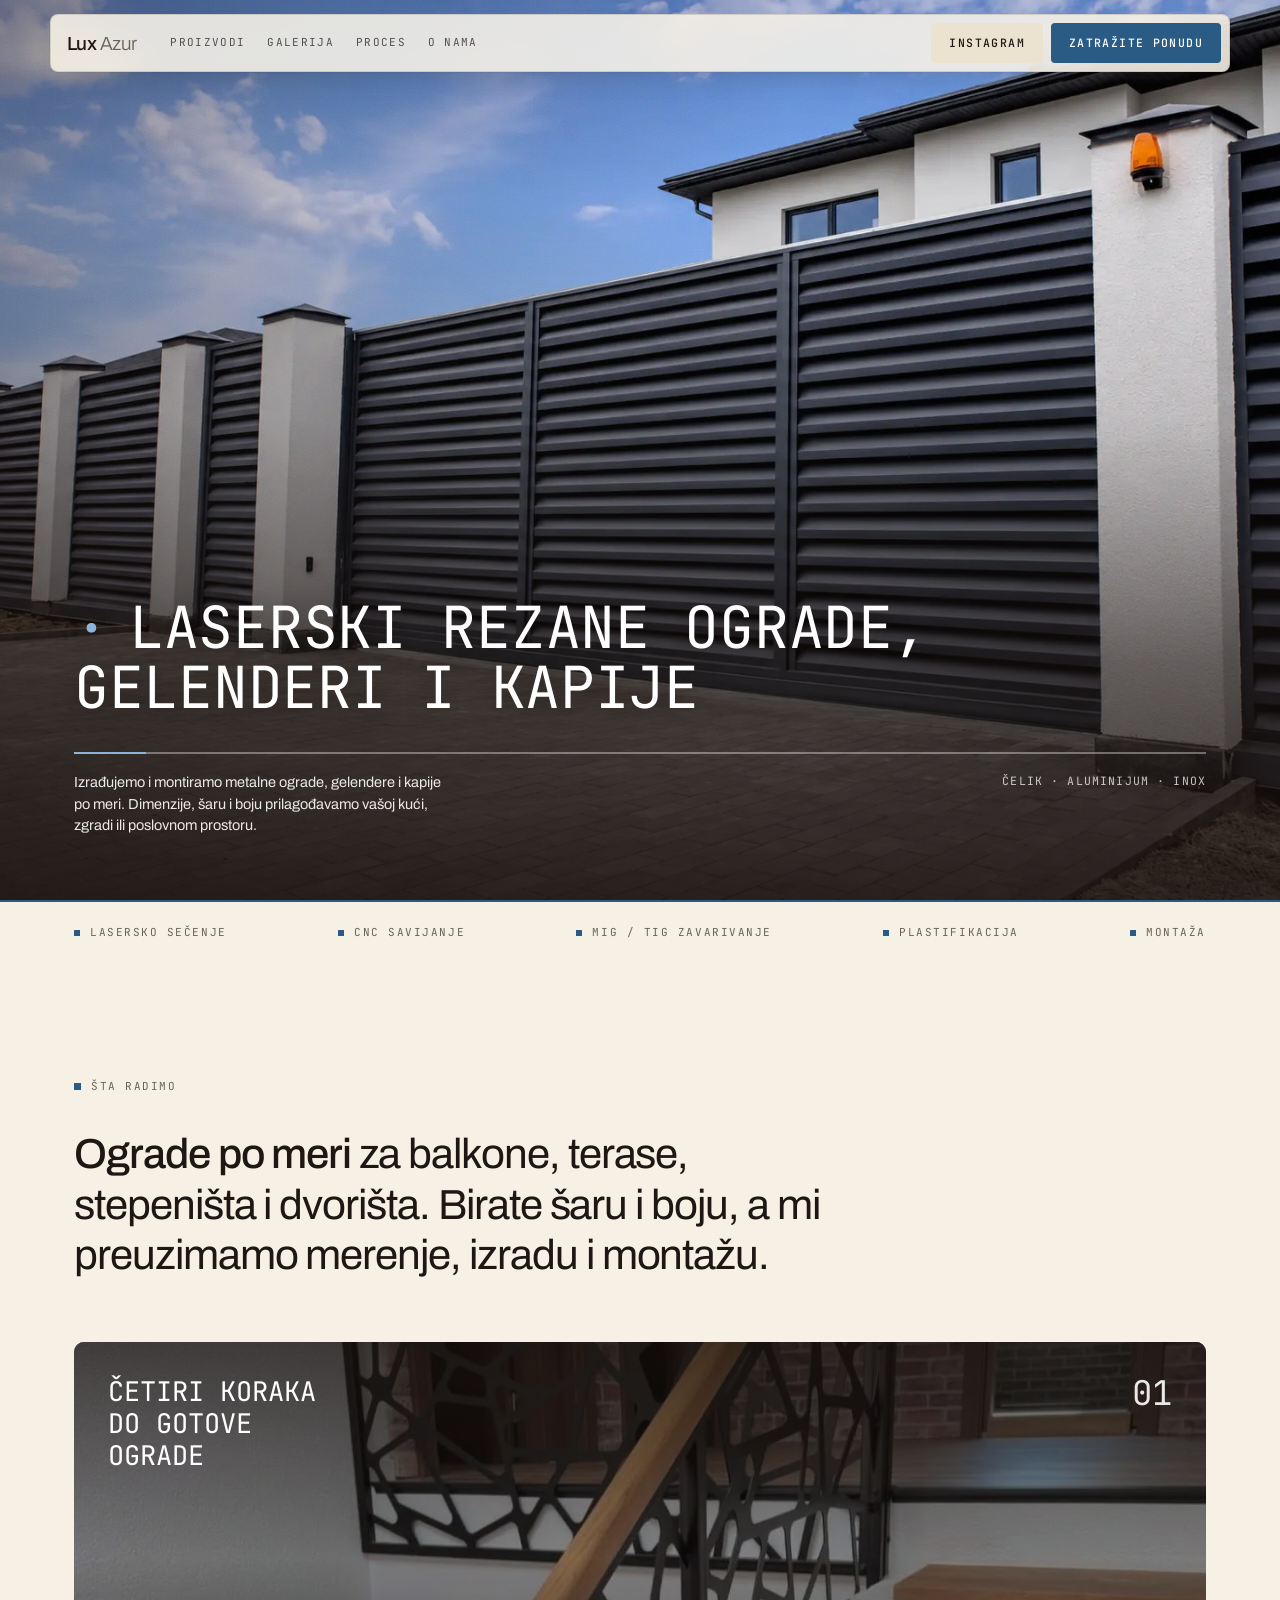
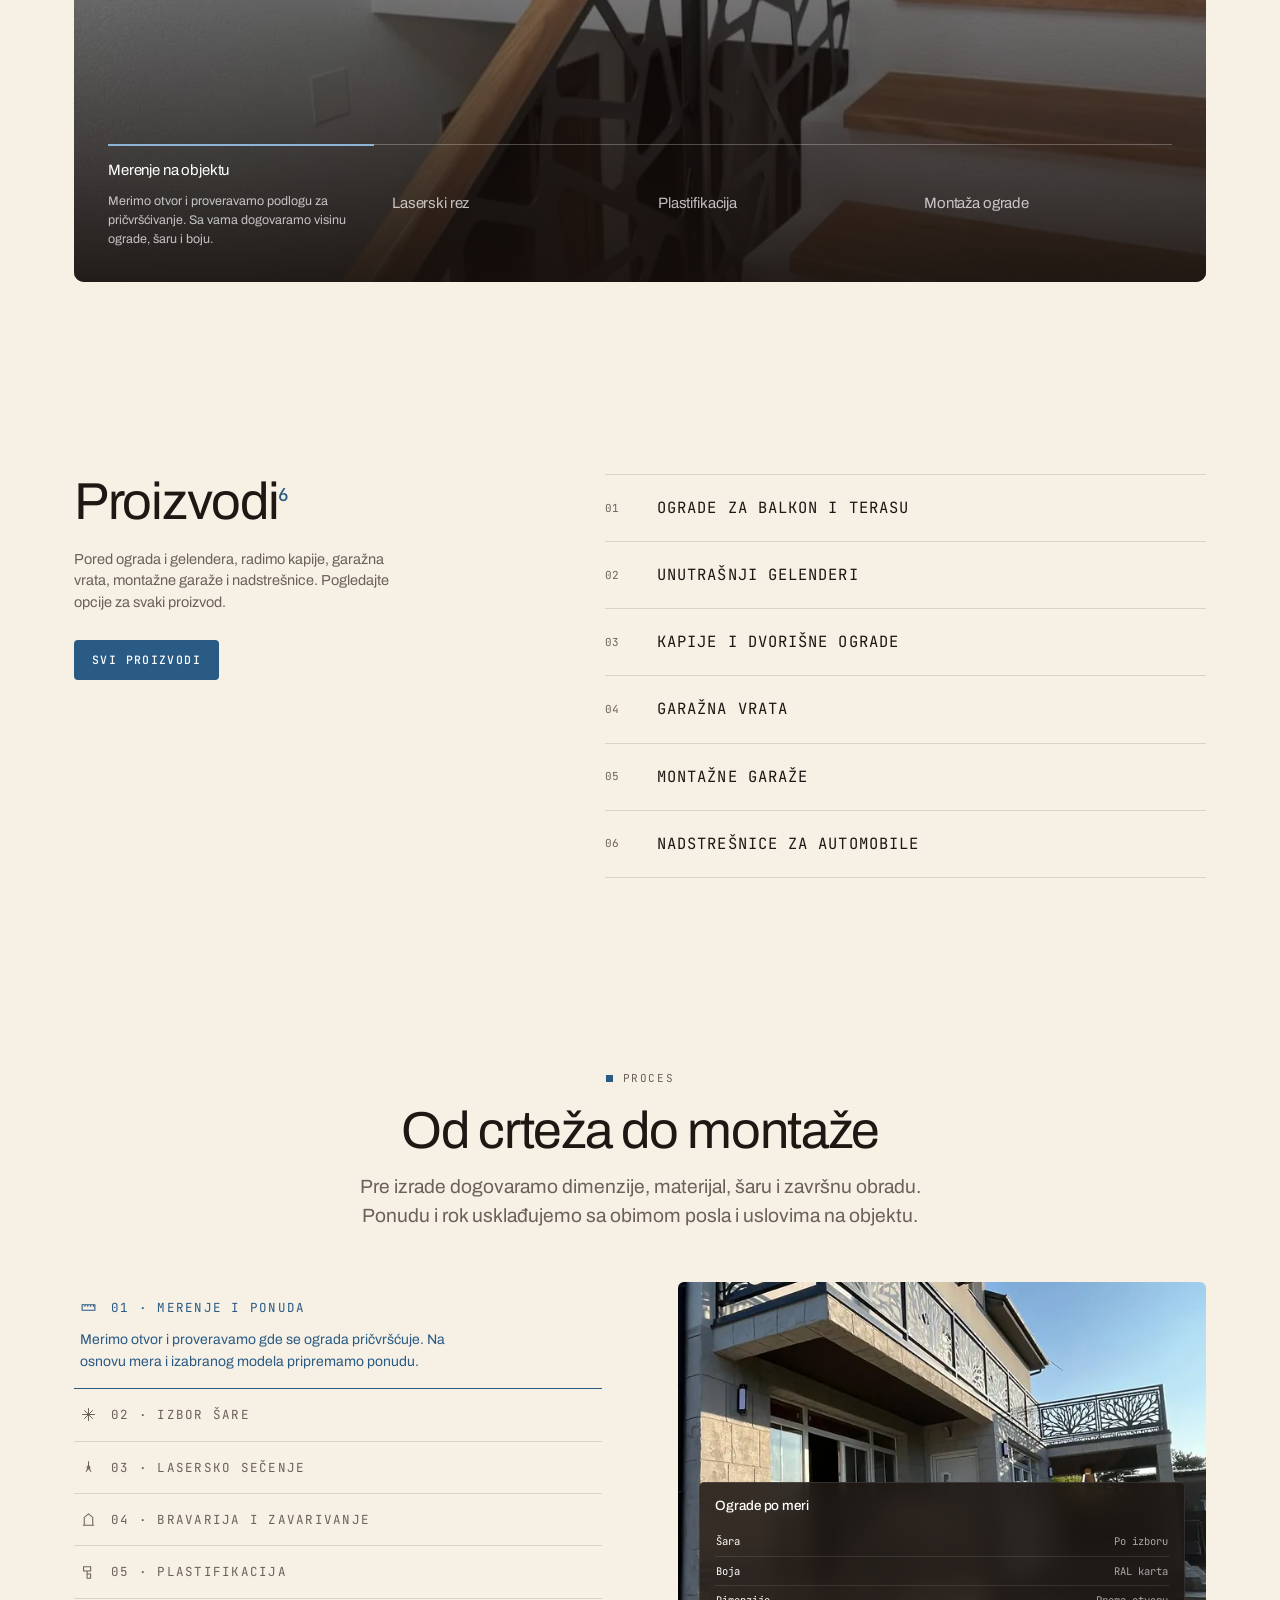
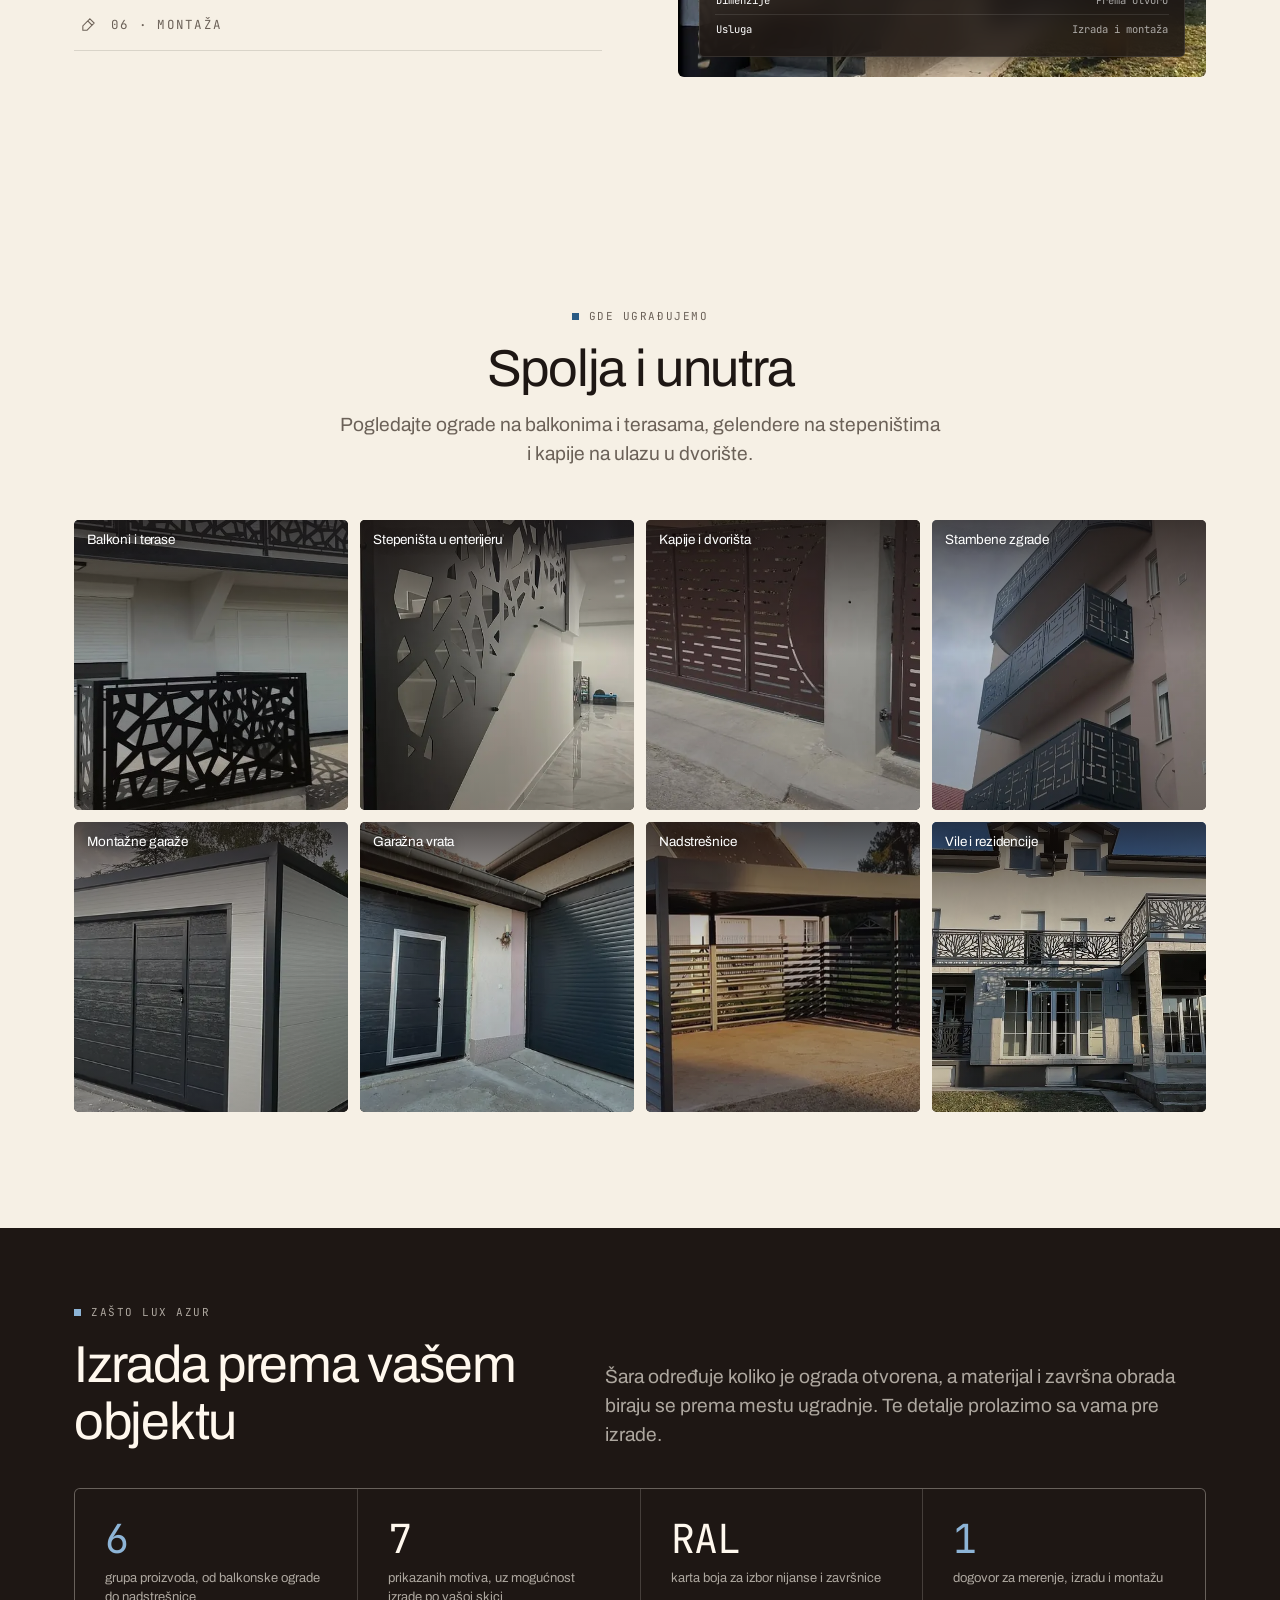
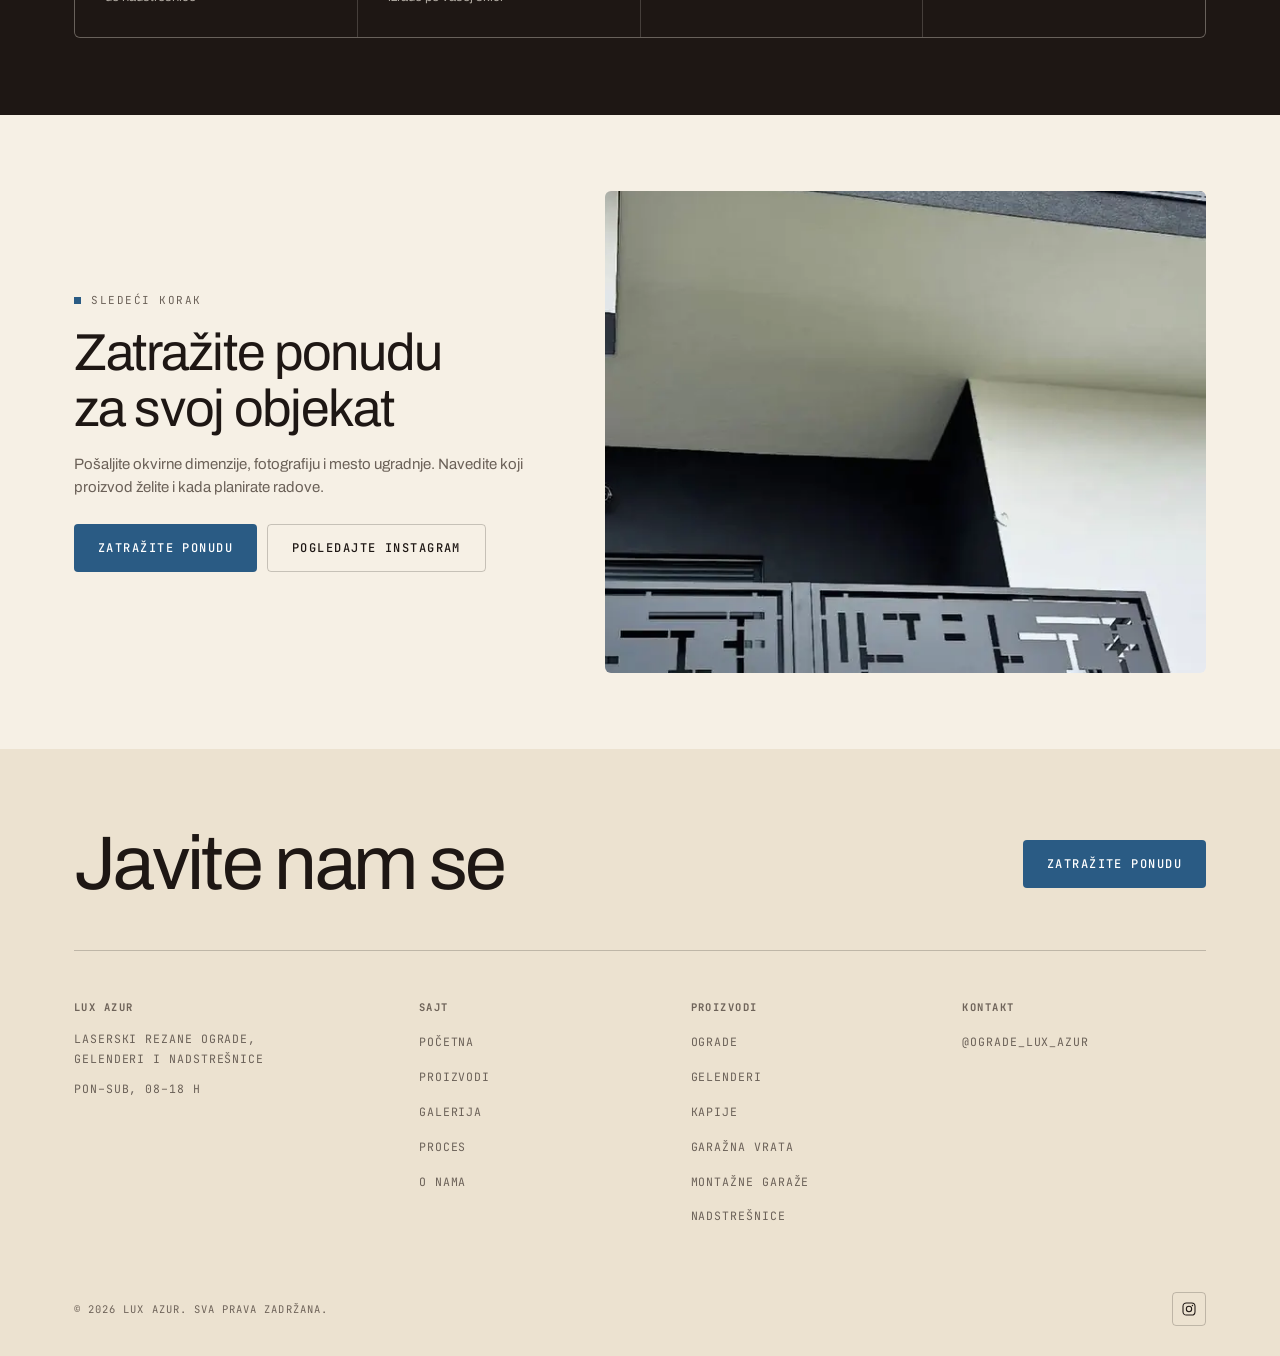
<file: site/index.html>
<!doctype html>
<html lang="sr">
<head>
<meta charset="utf-8">
<meta name="viewport" content="width=device-width,initial-scale=1">
<title>Laserski rezane ograde i kapije po meri | Lux Azur</title>
<meta name="description" content="Izrada i montaža laserski rezanih ograda, gelendera i kapija po meri. Pogledajte šare i radove Lux Azur i pošaljite dimenzije za ponudu.">
<meta name="theme-color" content="#F6F0E5">
<link rel="canonical" href="./index.html">

<meta property="og:type" content="website">
<meta property="og:title" content="Laserski rezane ograde i kapije po meri | Lux Azur">
<meta property="og:description" content="Izrada i montaža laserski rezanih ograda, gelendera i kapija po meri. Pogledajte šare i radove Lux Azur i pošaljite dimenzije za ponudu.">
<meta property="og:image" content="./assets/img/hero.webp">
<meta property="og:locale" content="sr_RS">

<link rel="icon" href="data:image/svg+xml,%3Csvg%20xmlns='http://www.w3.org/2000/svg'%20viewBox='0%200%2032%2032'%3E%3Crect%20width='32'%20height='32'%20rx='7'%20fill='%232A5B84'/%3E%3Ctext%20x='16'%20y='21.4'%20text-anchor='middle'%20font-family='Arial,Helvetica,sans-serif'%20font-size='15'%20font-weight='700'%20letter-spacing='-.4'%20fill='%23F6F0E5'%3ELA%3C/text%3E%3C/svg%3E">

<link rel="preconnect" href="https://fonts.googleapis.com">
<link rel="preconnect" href="https://fonts.gstatic.com" crossorigin>
<!-- fontovi se skidaju odmah, ali ne drze prvi prikaz (display=swap svakako
     prvo ispise sistemskim slogom, pa je cekanje bilo cist gubitak) -->
<link rel="preload" as="style" href="https://fonts.googleapis.com/css2?family=Archivo:wght@300;400;500;600&family=JetBrains+Mono:wght@400;500&display=swap">
<link rel="stylesheet" href="https://fonts.googleapis.com/css2?family=Archivo:wght@300;400;500;600&family=JetBrains+Mono:wght@400;500&display=swap" media="print" onload="this.media='all'">
<noscript><link rel="stylesheet" href="https://fonts.googleapis.com/css2?family=Archivo:wght@300;400;500;600&family=JetBrains+Mono:wght@400;500&display=swap"></noscript>
<!-- preload mora da prati isti uslov kao <picture>, inace telefon skine
     i uspravni i polozeni kadar -->
<link rel="preload" as="image" href="./assets/img/hero-640.webp" media="(max-width:780px)" fetchpriority="high">
<link rel="preload" as="image" href="./assets/img/hero.webp" media="(min-width:781px)" fetchpriority="high">
<link rel="stylesheet" href="./assets/css/site.css">

<script type="application/ld+json">
{
  "@context":"https://schema.org",
  "@type":"LocalBusiness",
  "name":"Lux Azur",
  "description":"Izrada laserski rezanih ograda, gelendera, kapija, garažnih vrata, montažnih garaža i nadstrešnica.",
  "image":"./assets/img/hero.webp",
  "sameAs":["https://www.instagram.com/ograde_lux_azur/"],
  "knowsAbout":["laserski rezane ograde","gelenderi","kapije","garažna vrata","nadstrešnice","montažne garaže"]
}
</script>
<script>(function(){var s=true;try{s=!sessionStorage.getItem("la_seen")}catch(e){try{s=!(document.referrer&&document.referrer.indexOf(location.host)>-1)}catch(_){s=true}}if(s){document.documentElement.className+=" js-loading";setTimeout(function(){document.documentElement.classList.remove("js-loading")},6500)}})();</script>
</head>
<body>

<div class="loader" aria-hidden="true"></div>

<!-- ================= NAV ================= -->
<header class="nav">
  <div class="nav__inner">
    <a class="brand" href="./index.html" aria-label="Lux Azur, početna">
      <span class="brand__name">Lux <em>Azur</em></span>
    </a>

    <nav class="nav__links" aria-label="Glavna navigacija">
      <a href="./proizvodi.html">Proizvodi</a>
      <a href="./galerija.html">Galerija</a>
      <a href="./proces.html">Proces</a>
      <a href="./o-nama.html">O nama</a>
    </nav>

    <div class="nav__actions">
      <a class="btn btn--ghost" data-href-instagram href="https://www.instagram.com/ograde_lux_azur/" target="_blank" rel="noopener">Instagram</a>
      <a class="btn btn--accent" href="./kontakt.html">Zatražite ponudu</a>
    </div>

    <button class="nav__burger" aria-label="Meni" aria-expanded="false" aria-controls="drawer"><span></span></button>
  </div>
</header>

<div class="drawer" id="drawer">
  <a href="./proizvodi.html">Proizvodi <span>01</span></a>
  <a href="./galerija.html">Galerija <span>02</span></a>
  <a href="./proces.html">Proces <span>03</span></a>
  <a href="./o-nama.html">O nama <span>04</span></a>
  <a href="./kontakt.html">Kontakt <span>05</span></a>
  <div class="drawer__foot">
    <a class="btn btn--accent" href="./kontakt.html">Zatražite ponudu</a>
    <a class="btn btn--ghost" data-href-instagram href="https://www.instagram.com/ograde_lux_azur/" target="_blank" rel="noopener">Instagram</a>
  </div>
</div>

<main>

<!-- ================= HERO ================= -->
<section class="hero">
  <div class="hero__media plx plx--top">
    <picture>
      <source media="(max-width:780px)" srcset="./assets/img/hero-640.webp" width="649" height="1012">
      <img src="./assets/img/hero.webp" alt="Klizna kapija i ograda od horizontalnih lamela u antracit boji, između belih zidanih stubova ispred porodične kuće" fetchpriority="high" width="1529" height="1012">
    </picture>
  </div>
  <div class="hero__scrim"></div>
  <div class="hero__grain"></div>

  <div class="hero__body wrap">
    <h1 class="hero__title"><span class="dot">·</span>Laserski rezane ograde, gelenderi i kapije</h1>
    <div class="hero__rule"></div>
    <div class="hero__meta">
      <p class="hero__sub">Izrađujemo i montiramo metalne ograde, gelendere i kapije po meri. Dimenzije, šaru i boju prilagođavamo vašoj kući, zgradi ili poslovnom prostoru.</p>
      <p class="hero__coord">ČELIK · ALUMINIJUM · INOX</p>
    </div>
  </div>
</section>

<!-- traka sa uslugama: odmah ispod hero-a, van prvog ekrana -->
<div class="strip">
  <div class="wrap">
    <ul>
      <li>Lasersko sečenje</li>
      <li>CNC savijanje</li>
      <li>MIG / TIG zavarivanje</li>
      <li>Plastifikacija</li>
      <li>Montaža</li>
    </ul>
  </div>
</div>

<!-- ================= ŠTA RADIMO ================= -->
<section class="section">
  <div class="wrap">
    <p class="eyebrow rv">Šta radimo</p>

    <div class="statement rv rv-d1">
      <p><b>Ograde po meri</b> za balkone, terase, stepeništa i dvorišta. Birate šaru i boju, a mi preuzimamo merenje, izradu i montažu.</p>
    </div>

    <!-- feature card -->
    <div class="fcard rv rv-d2">
      <div class="fcard__media plx">
        <img src="./assets/img/gelender-organski.webp" srcset="./assets/img/gelender-organski-640.webp 640w, ./assets/img/gelender-organski-960.webp 960w, ./assets/img/gelender-organski.webp 1170w" sizes="(max-width:1180px) 100vw, 1180px" alt="Unutrašnji gelender sa organskom laserski rezanom šarom i drvenim rukohvatom" loading="lazy" decoding="async" width="1170" height="1404">
      </div>

      <div class="fcard__head">
        <h2 class="fcard__title">Četiri koraka<br>do gotove ograde</h2>
        <span class="fcard__num">01</span>
      </div>

      <div class="ftabs" role="tablist" aria-label="Kako radimo">
        <button class="ftab" role="tab" data-group="f1" aria-selected="true">
          <span class="ftab__label">Merenje na objektu</span>
          <span class="ftab__body"><span>Merimo otvor i proveravamo podlogu za pričvršćivanje. Sa vama dogovaramo visinu ograde, šaru i boju.</span></span>
        </button>
        <button class="ftab" role="tab" data-group="f1" aria-selected="false">
          <span class="ftab__label">Laserski rez</span>
          <span class="ftab__body"><span>Laserom sečemo lim prema pripremljenom crtežu. Raspored šare prilagođavamo dimenzijama svakog panela.</span></span>
        </button>
        <button class="ftab" role="tab" data-group="f1" aria-selected="false">
          <span class="ftab__label">Plastifikacija</span>
          <span class="ftab__body"><span>Na pripremljen metal nanosi se boja u prahu i peče u peći. Nijansu birate prema RAL karti boja.</span></span>
        </button>
        <button class="ftab" role="tab" data-group="f1" aria-selected="false">
          <span class="ftab__label">Montaža ograde</span>
          <span class="ftab__body"><span>Postavljamo i pričvršćujemo ogradu, proveravamo spojeve i čistimo mesto rada.</span></span>
        </button>
      </div>
    </div>
  </div>
</section>

<!-- ================= REŠENJA ================= -->
<section class="section section--tight">
  <div class="wrap split">
    <div class="split__aside rv">
      <h2 class="h2">Proizvodi<span class="sup">6</span></h2>
      <p class="lede">Pored ograda i gelendera, radimo kapije, garažna vrata, montažne garaže i nadstrešnice. Pogledajte opcije za svaki proizvod.</p>
      <a class="btn btn--accent" href="./proizvodi.html">Svi proizvodi</a>
    </div>

    <div class="idx rv rv-d1">
      <a class="idx__row" href="./proizvodi.html#ograde">
        <span class="idx__n">01</span>
        <span class="idx__label">Ograde za balkon i terasu</span>
        <svg class="idx__arw" width="15" height="15" viewBox="0 0 24 24" fill="none" aria-hidden="true"><path d="M5 12h13M12 6l6 6-6 6" stroke="currentColor" stroke-width="1.6"/></svg>
      </a>
      <a class="idx__row" href="./proizvodi.html#gelenderi">
        <span class="idx__n">02</span>
        <span class="idx__label">Unutrašnji gelenderi</span>
        <svg class="idx__arw" width="15" height="15" viewBox="0 0 24 24" fill="none" aria-hidden="true"><path d="M5 12h13M12 6l6 6-6 6" stroke="currentColor" stroke-width="1.6"/></svg>
      </a>
      <a class="idx__row" href="./proizvodi.html#kapije">
        <span class="idx__n">03</span>
        <span class="idx__label">Kapije i dvorišne ograde</span>
        <svg class="idx__arw" width="15" height="15" viewBox="0 0 24 24" fill="none" aria-hidden="true"><path d="M5 12h13M12 6l6 6-6 6" stroke="currentColor" stroke-width="1.6"/></svg>
      </a>
      <a class="idx__row" href="./proizvodi.html#garazna-vrata">
        <span class="idx__n">04</span>
        <span class="idx__label">Garažna vrata</span>
        <svg class="idx__arw" width="15" height="15" viewBox="0 0 24 24" fill="none" aria-hidden="true"><path d="M5 12h13M12 6l6 6-6 6" stroke="currentColor" stroke-width="1.6"/></svg>
      </a>
      <a class="idx__row" href="./proizvodi.html#garaze">
        <span class="idx__n">05</span>
        <span class="idx__label">Montažne garaže</span>
        <svg class="idx__arw" width="15" height="15" viewBox="0 0 24 24" fill="none" aria-hidden="true"><path d="M5 12h13M12 6l6 6-6 6" stroke="currentColor" stroke-width="1.6"/></svg>
      </a>
      <a class="idx__row" href="./proizvodi.html#nadstresnice">
        <span class="idx__n">06</span>
        <span class="idx__label">Nadstrešnice za automobile</span>
        <svg class="idx__arw" width="15" height="15" viewBox="0 0 24 24" fill="none" aria-hidden="true"><path d="M5 12h13M12 6l6 6-6 6" stroke="currentColor" stroke-width="1.6"/></svg>
      </a>
    </div>
  </div>
</section>

<!-- ================= PROCES ================= -->
<section class="section">
  <div class="wrap">
    <div class="center rv" style="max-width:640px;margin-inline:auto">
      <p class="eyebrow">Proces</p>
      <h2 class="h2" style="margin:16px 0 14px">Od crteža do montaže</h2>
      <p class="lede">Pre izrade dogovaramo dimenzije, materijal, šaru i završnu obradu. Ponudu i rok usklađujemo sa obimom posla i uslovima na objektu.</p>
    </div>

    <div class="split split--even rv rv-d1" style="margin-top:clamp(34px,4vw,54px)">
      <div class="ptabs" role="tablist" aria-label="Koraci u izradi">
        <button class="ptab" role="tab" data-group="p1" data-shot="mera" aria-selected="true">
          <span class="ptab__top">
            <svg class="ptab__ico" viewBox="0 0 24 24" fill="none" aria-hidden="true"><path d="M3 8h18v8H3zM7 8v3M11 8v3M15 8v3M19 8v3" stroke="currentColor" stroke-width="1.5"/></svg>
            <span class="ptab__label">01 · Merenje i ponuda</span>
          </span>
          <span class="ptab__body"><p>Merimo otvor i proveravamo gde se ograda pričvršćuje. Na osnovu mera i izabranog modela pripremamo ponudu.</p></span>
        </button>

        <button class="ptab" role="tab" data-group="p1" data-shot="sara" aria-selected="false">
          <span class="ptab__top">
            <svg class="ptab__ico" viewBox="0 0 24 24" fill="none" aria-hidden="true"><path d="M12 3v18M3 12h18M6 6l12 12M18 6L6 18" stroke="currentColor" stroke-width="1.4"/></svg>
            <span class="ptab__label">02 · Izbor šare</span>
          </span>
          <span class="ptab__body"><p>Birate motiv iz galerije ili šaljete svoju skicu. Šaru prilagođavamo veličini panela i pripremamo crtež za sečenje.</p></span>
        </button>

        <button class="ptab" role="tab" data-group="p1" data-shot="rez" aria-selected="false">
          <span class="ptab__top">
            <svg class="ptab__ico" viewBox="0 0 24 24" fill="none" aria-hidden="true"><path d="M12 3v9m0 0 3.5 6M12 12 8.5 18" stroke="currentColor" stroke-width="1.5"/><circle cx="12" cy="12" r="2" stroke="currentColor" stroke-width="1.5"/></svg>
            <span class="ptab__label">03 · Lasersko sečenje</span>
          </span>
          <span class="ptab__body"><p>Paneli se seku laserom prema crtežu. Pre sklapanja proveravamo dimenzije i obrađujemo ivice gde je potrebno.</p></span>
        </button>

        <button class="ptab" role="tab" data-group="p1" data-shot="bravarija" aria-selected="false">
          <span class="ptab__top">
            <svg class="ptab__ico" viewBox="0 0 24 24" fill="none" aria-hidden="true"><path d="M4 20h16M6 20V9l6-5 6 5v11" stroke="currentColor" stroke-width="1.5"/></svg>
            <span class="ptab__label">04 · Bravarija i zavarivanje</span>
          </span>
          <span class="ptab__body"><p>Sastavljamo ram, stubove i rukohvat. Zavarene spojeve obrađujemo i pripremamo konstrukciju za završnu zaštitu.</p></span>
        </button>

        <button class="ptab" role="tab" data-group="p1" data-shot="farba" aria-selected="false">
          <span class="ptab__top">
            <svg class="ptab__ico" viewBox="0 0 24 24" fill="none" aria-hidden="true"><path d="M5 4h10v6H5zM10 10v4m0 0h5v6h-5z" stroke="currentColor" stroke-width="1.5"/></svg>
            <span class="ptab__label">05 · Plastifikacija</span>
          </span>
          <span class="ptab__body"><p>Posle pripreme površine nanosimo boju u prahu i pečemo je u peći. Nijansu i završnicu dogovaramo pre izrade.</p></span>
        </button>

        <button class="ptab" role="tab" data-group="p1" data-shot="montaza" aria-selected="false">
          <span class="ptab__top">
            <svg class="ptab__ico" viewBox="0 0 24 24" fill="none" aria-hidden="true"><path d="M14 4l6 6-3 3-6-6zM11 7 4 14v6h6l7-7" stroke="currentColor" stroke-width="1.5"/></svg>
            <span class="ptab__label">06 · Montaža</span>
          </span>
          <span class="ptab__body"><p>Način pričvršćivanja biramo prema podlozi. Ogradu postavljamo u pravilan položaj, učvršćujemo i proveravamo spojeve.</p></span>
        </button>
      </div>

      <div class="ppanel" data-panel>
        <div class="ppanel__img plx is-on" data-shot="mera">
          <img src="./assets/img/ograda-drvo-zivota-02.webp" srcset="./assets/img/ograda-drvo-zivota-02-640.webp 640w, ./assets/img/ograda-drvo-zivota-02-960.webp 960w, ./assets/img/ograda-drvo-zivota-02.webp 1200w" sizes="(max-width:900px) 100vw, 560px" alt="Vila sa laserski rezanom ogradom terase i stepeništa, motiv drveta" loading="lazy" decoding="async" width="1200" height="1600">
        </div>
        <div class="ppanel__img plx" data-shot="sara">
          <img src="./assets/img/ograda-mozaik-01.webp" srcset="./assets/img/ograda-mozaik-01-640.webp 640w, ./assets/img/ograda-mozaik-01-960.webp 960w, ./assets/img/ograda-mozaik-01.webp 1170w" sizes="(max-width:900px) 100vw, 560px" alt="Ograda balkona i ulaza sa mozaik šarom u antracit tonu" loading="lazy" decoding="async" width="1170" height="1560">
        </div>
        <div class="ppanel__img plx" data-shot="rez">
          <video poster="./assets/video/radionica-poster.webp" muted loop playsinline preload="none" aria-label="Snimak iz radionice tokom izrade roletne">
    <source src="./assets/video/radionica.webm" type="video/webm">
    <source src="./assets/video/radionica.mp4" type="video/mp4">
          </video>
        </div>
        <div class="ppanel__img plx" data-shot="bravarija">
          <img src="./assets/img/gelender-geometrija.webp" srcset="./assets/img/gelender-geometrija-640.webp 640w, ./assets/img/gelender-geometrija-960.webp 960w, ./assets/img/gelender-geometrija.webp 1170w" sizes="(max-width:900px) 100vw, 560px" alt="Gelender stepeništa sa geometrijskom šarom, pogled odozgo" loading="lazy" decoding="async" width="1170" height="1404">
        </div>
        <div class="ppanel__img plx" data-shot="farba">
          <img src="./assets/img/ograda-mondrian-zgrada.webp" srcset="./assets/img/ograda-mondrian-zgrada-640.webp 640w, ./assets/img/ograda-mondrian-zgrada-960.webp 960w, ./assets/img/ograda-mondrian-zgrada.webp 1170w" sizes="(max-width:900px) 100vw, 560px" alt="Balkonske ograde stambene zgrade u antracit boji" loading="lazy" decoding="async" width="1170" height="1559">
        </div>
        <div class="ppanel__img plx" data-shot="montaza">
          <img src="./assets/img/ograda-mozaik-02.webp" srcset="./assets/img/ograda-mozaik-02-640.webp 640w, ./assets/img/ograda-mozaik-02-960.webp 960w, ./assets/img/ograda-mozaik-02.webp 1170w" sizes="(max-width:900px) 100vw, 560px" alt="Montirana ograda terase i prilaza sa mozaik šarom" loading="lazy" decoding="async" width="1170" height="1560">
        </div>

        <div class="ppanel__card">
          <h3>Ograde po meri</h3>
          <table>
            <tr><td>Šara</td><td>Po izboru</td></tr>
            <tr><td>Boja</td><td>RAL karta</td></tr>
            <tr><td>Dimenzije</td><td>Prema otvoru</td></tr>
            <tr><td>Usluga</td><td>Izrada i montaža</td></tr>
          </table>
        </div>
      </div>
    </div>
  </div>
</section>

<!-- ================= GDE UGRAĐUJEMO ================= -->
<section class="section">
  <div class="wrap">
    <div class="center rv" style="max-width:600px;margin-inline:auto">
      <p class="eyebrow">Gde ugrađujemo</p>
      <h2 class="h2" style="margin:16px 0 14px">Spolja i unutra</h2>
      <p class="lede">Pogledajte ograde na balkonima i terasama, gelendere na stepeništima i kapije na ulazu u dvorište.</p>
    </div>

    <div class="tiles">
      <a class="tile plx rv" href="./proizvodi.html#ograde"><img src="./assets/img/ograda-mozaik-02-640.webp" srcset="./assets/img/ograda-mozaik-02-640.webp 640w, ./assets/img/ograda-mozaik-02-960.webp 960w" sizes="(max-width:620px) 80vw, (max-width:1080px) 52vw, 440px" alt="Ograda balkona porodične kuće" loading="lazy" decoding="async" width="640" height="853"><span>Balkoni i terase</span></a>
      <a class="tile plx rv rv-d1" href="./proizvodi.html#gelenderi"><img src="./assets/img/gelender-poligon-640.webp" srcset="./assets/img/gelender-poligon-640.webp 640w, ./assets/img/gelender-poligon-960.webp 960w" sizes="(max-width:620px) 80vw, (max-width:1080px) 52vw, 440px" alt="Unutrašnji gelender u holu" loading="lazy" decoding="async" width="640" height="768"><span>Stepeništa u enterijeru</span></a>
      <a class="tile plx rv rv-d2" href="./proizvodi.html#kapije"><img src="./assets/img/kapija-klizna-640.webp" srcset="./assets/img/kapija-klizna-640.webp 640w, ./assets/img/kapija-klizna-960.webp 960w" sizes="(max-width:620px) 80vw, (max-width:1080px) 52vw, 440px" alt="Klizna kapija sa laserskom šarom" loading="lazy" decoding="async" width="640" height="853"><span>Kapije i dvorišta</span></a>
      <a class="tile plx rv rv-d3" href="./galerija.html"><img src="./assets/img/ograda-mondrian-zgrada-640.webp" srcset="./assets/img/ograda-mondrian-zgrada-640.webp 640w, ./assets/img/ograda-mondrian-zgrada-960.webp 960w" sizes="(max-width:620px) 80vw, (max-width:1080px) 52vw, 440px" alt="Balkonske ograde stambene zgrade" loading="lazy" decoding="async" width="640" height="853"><span>Stambene zgrade</span></a>
      <a class="tile plx rv" href="./proizvodi.html#garaze"><img src="./assets/img/garaza-montazna-01-640.webp" srcset="./assets/img/garaza-montazna-01-640.webp 640w, ./assets/img/garaza-montazna-01-960.webp 960w" sizes="(max-width:620px) 80vw, (max-width:1080px) 52vw, 440px" alt="Montažna limena garaža" loading="lazy" decoding="async" width="640" height="640"><span>Montažne garaže</span></a>
      <a class="tile plx rv rv-d1" href="./proizvodi.html#garazna-vrata"><img src="./assets/img/garazna-vrata-rolo-640.webp" srcset="./assets/img/garazna-vrata-rolo-640.webp 640w, ./assets/img/garazna-vrata-rolo-960.webp 960w" sizes="(max-width:620px) 80vw, (max-width:1080px) 52vw, 440px" alt="Rolo i sekciona garažna vrata" loading="lazy" decoding="async" width="640" height="640"><span>Garažna vrata</span></a>
      <a class="tile plx rv rv-d2" href="./proizvodi.html#nadstresnice"><img src="./assets/img/nadstresnica-02-640.webp" srcset="./assets/img/nadstresnica-02-640.webp 640w, ./assets/img/nadstresnica-02-960.webp 960w" sizes="(max-width:620px) 80vw, (max-width:1080px) 52vw, 440px" alt="Nadstrešnica za dva automobila" loading="lazy" decoding="async" width="640" height="591"><span>Nadstrešnice</span></a>
      <a class="tile plx rv rv-d3" href="./galerija.html"><img src="./assets/img/ograda-drvo-zivota-01-640.webp" srcset="./assets/img/ograda-drvo-zivota-01-640.webp 640w, ./assets/img/ograda-drvo-zivota-01-960.webp 960w" sizes="(max-width:620px) 80vw, (max-width:1080px) 52vw, 440px" alt="Vila sa ogradom motiva drveta" loading="lazy" decoding="async" width="640" height="853"><span>Vile i rezidencije</span></a>
    </div>
  </div>
</section>

<!-- ================= BROJEVI ================= -->
<section class="section section--tight section--dark">
  <div class="wrap">
    <div class="split" style="align-items:end;margin-bottom:clamp(28px,3vw,42px)">
      <div class="rv">
        <p class="eyebrow">Zašto Lux Azur</p>
        <h2 class="h2" style="margin-top:16px">Izrada prema vašem objektu</h2>
      </div>
      <p class="lede rv rv-d1" style="color:var(--on-dark-mut)">Šara određuje koliko je ograda otvorena, a materijal i završna obrada biraju se prema mestu ugradnje. Te detalje prolazimo sa vama pre izrade.</p>
    </div>

    <div class="stats rv rv-d2">
      <div class="stat"><p class="stat__n"><em>6</em></p><p class="stat__l">grupa proizvoda, od balkonske ograde do nadstrešnice</p></div>
      <div class="stat"><p class="stat__n">7</p><p class="stat__l">prikazanih motiva, uz mogućnost izrade po vašoj skici</p></div>
      <div class="stat"><p class="stat__n">RAL</p><p class="stat__l">karta boja za izbor nijanse i završnice</p></div>
      <div class="stat"><p class="stat__n"><em>1</em></p><p class="stat__l">dogovor za merenje, izradu i montažu</p></div>
    </div>
  </div>
</section>

<!-- ================= CTA ================= -->
<section class="section section--tight">
  <div class="wrap split" style="align-items:center">
    <div class="rv">
      <p class="eyebrow">Sledeći korak</p>
      <h2 class="h2" style="margin:16px 0 16px">Zatražite ponudu<br>za svoj objekat</h2>
      <p class="lede" style="font-size:15px">Pošaljite okvirne dimenzije, fotografiju i mesto ugradnje. Navedite koji proizvod želite i kada planirate radove.</p>
      <div style="display:flex;gap:10px;flex-wrap:wrap;margin-top:26px">
        <a class="btn btn--accent btn--lg" href="./kontakt.html">Zatražite ponudu</a>
        <a class="btn btn--line btn--lg" data-href-instagram href="https://www.instagram.com/ograde_lux_azur/" target="_blank" rel="noopener">Pogledajte Instagram</a>
      </div>
    </div>
    <div class="rv rv-d1 media-cap media-cap--low plx">
      <img src="./assets/img/ograda-mondrian-balkon.webp" srcset="./assets/img/ograda-mondrian-balkon-640.webp 640w, ./assets/img/ograda-mondrian-balkon-960.webp 960w, ./assets/img/ograda-mondrian-balkon.webp 1170w" sizes="(max-width:900px) 100vw, 560px" alt="Ograda terase sa mondrijan šarom, pogled na susedne kuće" loading="lazy" decoding="async" width="1170" height="1560">
    </div>
  </div>
</section>

</main>

<!-- ================= FOOTER ================= -->
<footer class="foot">
  <div class="wrap">
    <div class="foot__cta">
      <h2>Javite nam se</h2>
      <a class="btn btn--accent btn--lg" href="./kontakt.html">Zatražite ponudu</a>
    </div>

    <hr>

    <div class="foot__cols">
      <div>
        <h3>Lux Azur</h3>
        <ul>
          <li><p>Laserski rezane ograde,<br>gelenderi i nadstrešnice</p></li>
          <li data-contact="address"><p data-value></p></li>
          <li data-contact="hours"><p data-value></p></li>
        </ul>
      </div>
      <div>
        <h3>Sajt</h3>
        <ul>
          <li><a href="./index.html">Početna</a></li>
          <li><a href="./proizvodi.html">Proizvodi</a></li>
          <li><a href="./galerija.html">Galerija</a></li>
          <li><a href="./proces.html">Proces</a></li>
          <li><a href="./o-nama.html">O nama</a></li>
        </ul>
      </div>
      <div>
        <h3>Proizvodi</h3>
        <ul>
          <li><a href="./proizvodi.html#ograde">Ograde</a></li>
          <li><a href="./proizvodi.html#gelenderi">Gelenderi</a></li>
          <li><a href="./proizvodi.html#kapije">Kapije</a></li>
          <li><a href="./proizvodi.html#garazna-vrata">Garažna vrata</a></li>
          <li><a href="./proizvodi.html#garaze">Montažne garaže</a></li>
          <li><a href="./proizvodi.html#nadstresnice">Nadstrešnice</a></li>
        </ul>
      </div>
      <div>
        <h3>Kontakt</h3>
        <ul>
          <li data-contact="phone"><a href="#" data-value></a></li>
          <li data-contact="email"><a href="#" data-value></a></li>
          <li data-contact="instagram"><a href="#" target="_blank" rel="noopener" data-value></a></li>
        </ul>
      </div>
    </div>

    <div class="foot__bottom">
      <span>© <span data-year>2026</span> Lux Azur. Sva prava zadržana.</span>
      <div class="foot__social">
        <a data-href-instagram href="https://www.instagram.com/ograde_lux_azur/" target="_blank" rel="noopener" aria-label="Instagram">
          <svg width="16" height="16" viewBox="0 0 24 24" fill="none" aria-hidden="true">
            <rect x="3" y="3" width="18" height="18" rx="5" stroke="currentColor" stroke-width="1.6"/>
            <circle cx="12" cy="12" r="4" stroke="currentColor" stroke-width="1.6"/>
            <circle cx="17.2" cy="6.8" r="1.1" fill="currentColor"/>
          </svg>
        </a>
      </div>
    </div>
  </div>
</footer>

<script src="./assets/js/site.js"></script>
</body>
</html>
</file>
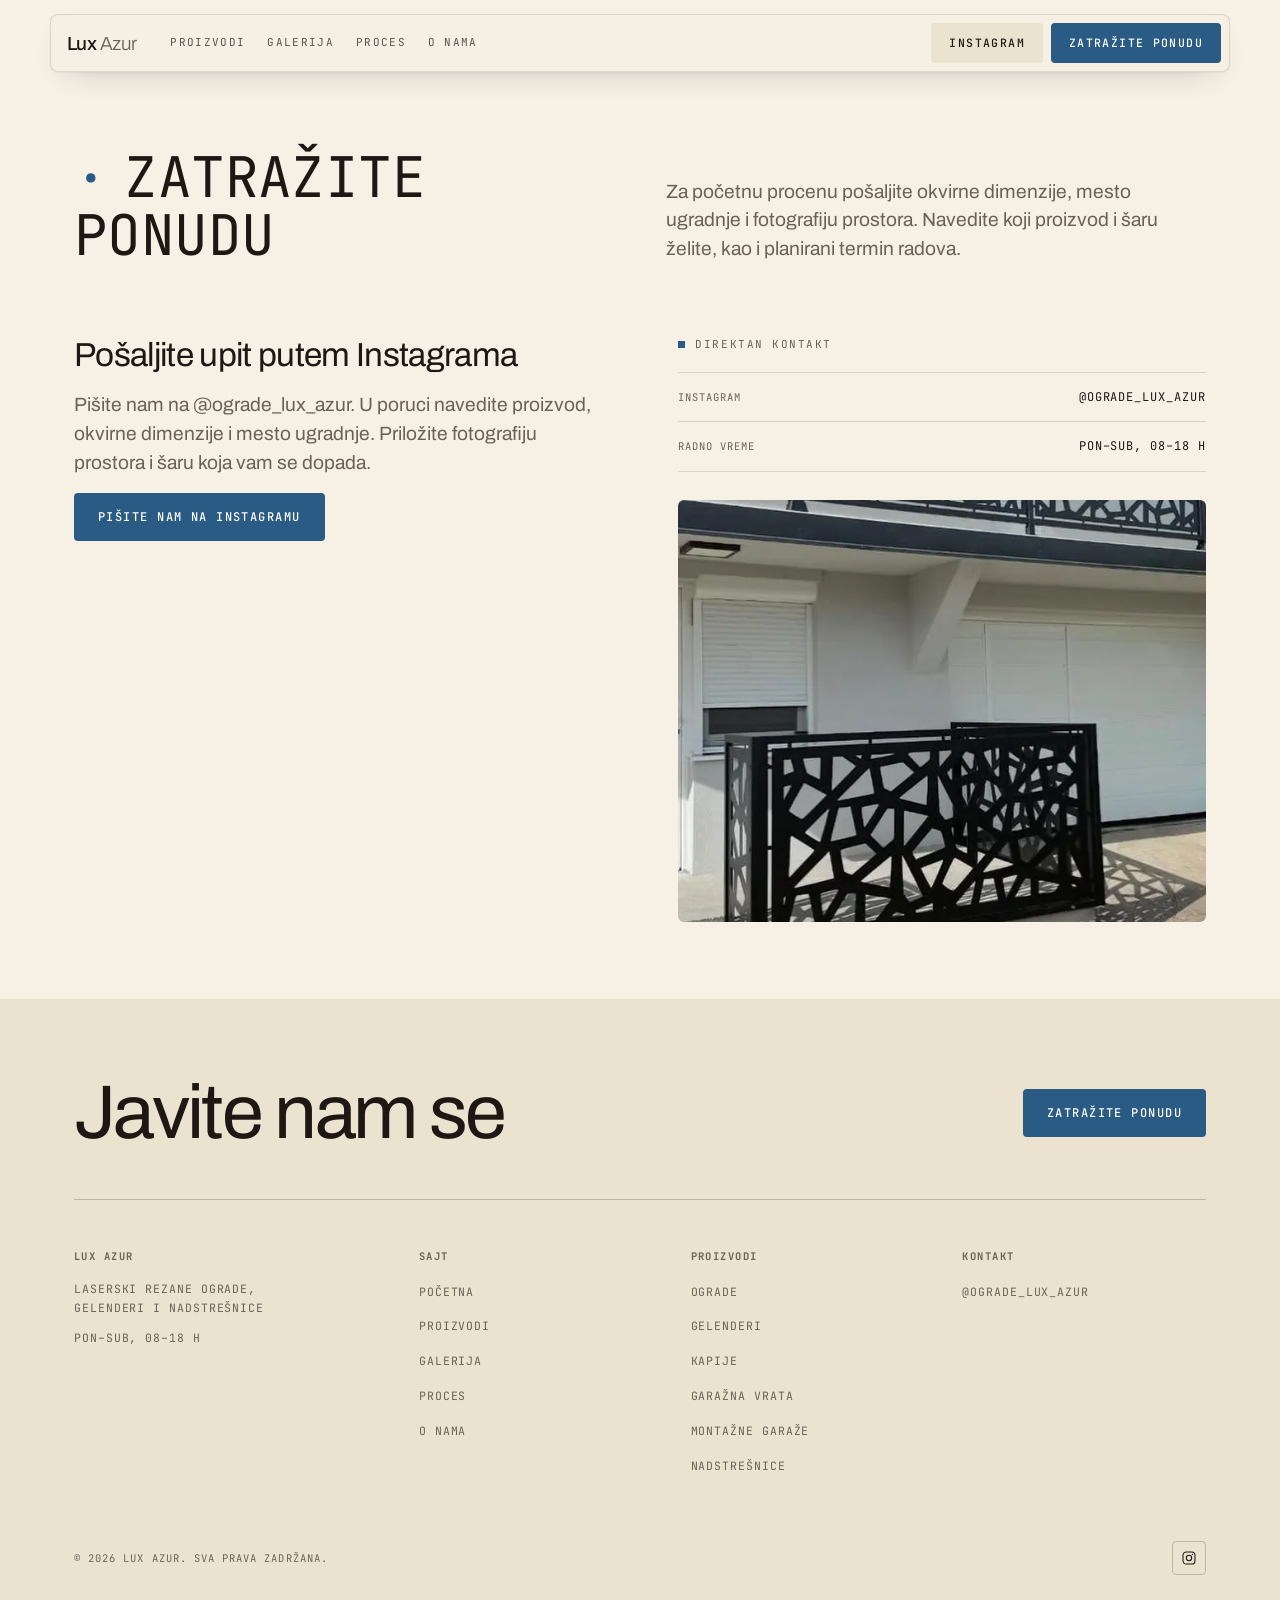
<file: site/kontakt.html>
<!doctype html>
<html lang="sr">
<head>
<meta charset="utf-8">
<meta name="viewport" content="width=device-width,initial-scale=1">
<title>Kontakt i ponuda za ograde i kapije | Lux Azur</title>
<meta name="description" content="Zatražite ponudu za ogradu, gelender, kapiju ili nadstrešnicu. Pošaljite Lux Azur timu okvirne dimenzije, mesto ugradnje i fotografiju prostora.">
<meta name="theme-color" content="#F6F0E5">
<link rel="canonical" href="./kontakt.html">

<meta property="og:type" content="website">
<meta property="og:title" content="Kontakt i ponuda za ograde i kapije | Lux Azur">
<meta property="og:description" content="Zatražite ponudu za ogradu, gelender, kapiju ili nadstrešnicu. Pošaljite Lux Azur timu okvirne dimenzije, mesto ugradnje i fotografiju prostora.">
<meta property="og:image" content="./assets/img/ograda-mozaik-02.webp">
<meta property="og:locale" content="sr_RS">

<link rel="icon" href="data:image/svg+xml,%3Csvg%20xmlns='http://www.w3.org/2000/svg'%20viewBox='0%200%2032%2032'%3E%3Crect%20width='32'%20height='32'%20rx='7'%20fill='%232A5B84'/%3E%3Ctext%20x='16'%20y='21.4'%20text-anchor='middle'%20font-family='Arial,Helvetica,sans-serif'%20font-size='15'%20font-weight='700'%20letter-spacing='-.4'%20fill='%23F6F0E5'%3ELA%3C/text%3E%3C/svg%3E">

<link rel="preconnect" href="https://fonts.googleapis.com">
<link rel="preconnect" href="https://fonts.gstatic.com" crossorigin>
<!-- fontovi se skidaju odmah, ali ne drze prvi prikaz (display=swap svakako
     prvo ispise sistemskim slogom, pa je cekanje bilo cist gubitak) -->
<link rel="preload" as="style" href="https://fonts.googleapis.com/css2?family=Archivo:wght@300;400;500;600&family=JetBrains+Mono:wght@400;500&display=swap">
<link rel="stylesheet" href="https://fonts.googleapis.com/css2?family=Archivo:wght@300;400;500;600&family=JetBrains+Mono:wght@400;500&display=swap" media="print" onload="this.media='all'">
<noscript><link rel="stylesheet" href="https://fonts.googleapis.com/css2?family=Archivo:wght@300;400;500;600&family=JetBrains+Mono:wght@400;500&display=swap"></noscript>
<link rel="stylesheet" href="./assets/css/site.css">
<script>(function(){var s=true;try{s=!sessionStorage.getItem("la_seen")}catch(e){try{s=!(document.referrer&&document.referrer.indexOf(location.host)>-1)}catch(_){s=true}}if(s){document.documentElement.className+=" js-loading";setTimeout(function(){document.documentElement.classList.remove("js-loading")},6500)}})();</script>
</head>
<body>

<div class="loader" aria-hidden="true"></div>

<!-- ================= NAV ================= -->
<header class="nav">
  <div class="nav__inner">
    <a class="brand" href="./index.html" aria-label="Lux Azur, početna">
      <span class="brand__name">Lux <em>Azur</em></span>
    </a>

    <nav class="nav__links" aria-label="Glavna navigacija">
      <a href="./proizvodi.html">Proizvodi</a>
      <a href="./galerija.html">Galerija</a>
      <a href="./proces.html">Proces</a>
      <a href="./o-nama.html">O nama</a>
    </nav>

    <div class="nav__actions">
      <a class="btn btn--ghost" data-href-instagram href="https://www.instagram.com/ograde_lux_azur/" target="_blank" rel="noopener">Instagram</a>
      <a class="btn btn--accent" href="./kontakt.html">Zatražite ponudu</a>
    </div>

    <button class="nav__burger" aria-label="Meni" aria-expanded="false" aria-controls="drawer"><span></span></button>
  </div>
</header>

<div class="drawer" id="drawer">
  <a href="./proizvodi.html">Proizvodi <span>01</span></a>
  <a href="./galerija.html">Galerija <span>02</span></a>
  <a href="./proces.html">Proces <span>03</span></a>
  <a href="./o-nama.html">O nama <span>04</span></a>
  <a href="./kontakt.html">Kontakt <span>05</span></a>
  <div class="drawer__foot">
    <a class="btn btn--accent" href="./kontakt.html">Zatražite ponudu</a>
    <a class="btn btn--ghost" data-href-instagram href="https://www.instagram.com/ograde_lux_azur/" target="_blank" rel="noopener">Instagram</a>
  </div>
</div>

<main>

<section class="phead">
  <div class="wrap">
    <div class="phead__grid">
      <h1 class="rv"><span class="dot">·</span>Zatražite ponudu</h1>
      <p class="lede rv rv-d1">Za početnu procenu pošaljite okvirne dimenzije, mesto ugradnje i fotografiju prostora. Navedite koji proizvod i šaru želite, kao i planirani termin radova.</p>
    </div>
  </div>
</section>

<section class="section section--tight" style="padding-top:clamp(20px,3vw,34px)">
  <div class="wrap split split--even">
    <div class="form rv" data-contact-fallback>
      <h2 class="h3">Pošaljite upit putem Instagrama</h2>
      <p class="lede">Pišite nam na @ograde_lux_azur. U poruci navedite proizvod, okvirne dimenzije i mesto ugradnje. Priložite fotografiju prostora i šaru koja vam se dopada.</p>
      <div><a class="btn btn--accent btn--lg" data-href-instagram href="https://www.instagram.com/ograde_lux_azur/" target="_blank" rel="noopener">Pišite nam na Instagramu</a></div>
    </div>

    <form class="form rv" data-form hidden>
      <div class="form__row">
        <div class="field">
          <label for="ime">Ime i prezime</label>
          <input id="ime" name="ime" type="text" autocomplete="name" required>
        </div>
        <div class="field">
          <label for="tel">Telefon</label>
          <input id="tel" name="telefon" type="tel" autocomplete="tel" required>
        </div>
      </div>

      <div class="field">
        <label for="mejl">E-mail (opciono)</label>
        <input id="mejl" name="email" type="email" autocomplete="email">
      </div>

      <div class="form__row">
        <div class="field">
          <label for="tip">Vrsta proizvoda</label>
          <select id="tip" name="tip"><option>Ograda za balkon ili terasu</option><option>Unutrašnji gelender</option><option>Kapija ili dvorišna ograda</option><option>Garažna vrata</option><option>Montažna garaža</option><option>Nadstrešnica za automobil</option><option>Nešto drugo</option></select>
        </div>
        <div class="field">
          <label for="mesto">Mesto ugradnje</label>
          <input id="mesto" name="mesto" type="text" placeholder="Grad ili opština">
        </div>
      </div>

      <div class="field">
        <label for="poruka">Dimenzije, šara i željeni rok</label>
        <textarea id="poruka" name="poruka" placeholder="Na primer: ograda terase dužine oko 9 m, motiv drvo života, antracit boja. Montaža nakon završetka fasade."></textarea>
      </div>

      <p class="form__msg" role="status" aria-live="polite"></p>

      <div style="display:flex;gap:12px;align-items:center;flex-wrap:wrap">
        <button class="btn btn--accent btn--lg" type="submit">Pošaljite upit</button>
        <p class="form__note">Fotografije prostora i primer šare možete poslati putem Instagrama.</p>
      </div>
    </form>

    <div class="rv rv-d1">
      <p class="eyebrow" style="margin-bottom:18px">Direktan kontakt</p>
      <div class="cstrip">
        <a data-contact="phone" href="#"><span class="k">Telefon</span><span data-value></span></a>
        <a data-contact="email" href="#"><span class="k">E-mail</span><span data-value></span></a>
        <a data-contact="instagram" href="#" target="_blank" rel="noopener"><span class="k">Instagram</span><span data-value></span></a>
        <a data-contact="address" href="#" target="_blank" rel="noopener"><span class="k">Adresa</span><span data-value></span></a>
        <div data-contact="hours"><span class="k">Radno vreme</span><span data-value></span></div>
      </div>

      <div class="media-cap plx" style="margin-top:28px">
        <img src="./assets/img/ograda-mozaik-02.webp" srcset="./assets/img/ograda-mozaik-02-640.webp 640w, ./assets/img/ograda-mozaik-02-960.webp 960w, ./assets/img/ograda-mozaik-02.webp 1170w" sizes="(max-width:900px) 100vw, 540px" alt="Ograda terase i prilaza sa mozaik šarom" loading="lazy" decoding="async" width="1170" height="1560">
      </div>
    </div>
  </div>
</section>

</main>

<!-- ================= FOOTER ================= -->
<footer class="foot">
  <div class="wrap">
    <div class="foot__cta">
      <h2>Javite nam se</h2>
      <a class="btn btn--accent btn--lg" href="./kontakt.html">Zatražite ponudu</a>
    </div>

    <hr>

    <div class="foot__cols">
      <div>
        <h3>Lux Azur</h3>
        <ul>
          <li><p>Laserski rezane ograde,<br>gelenderi i nadstrešnice</p></li>
          <li data-contact="address"><p data-value></p></li>
          <li data-contact="hours"><p data-value></p></li>
        </ul>
      </div>
      <div>
        <h3>Sajt</h3>
        <ul>
          <li><a href="./index.html">Početna</a></li>
          <li><a href="./proizvodi.html">Proizvodi</a></li>
          <li><a href="./galerija.html">Galerija</a></li>
          <li><a href="./proces.html">Proces</a></li>
          <li><a href="./o-nama.html">O nama</a></li>
        </ul>
      </div>
      <div>
        <h3>Proizvodi</h3>
        <ul>
          <li><a href="./proizvodi.html#ograde">Ograde</a></li>
          <li><a href="./proizvodi.html#gelenderi">Gelenderi</a></li>
          <li><a href="./proizvodi.html#kapije">Kapije</a></li>
          <li><a href="./proizvodi.html#garazna-vrata">Garažna vrata</a></li>
          <li><a href="./proizvodi.html#garaze">Montažne garaže</a></li>
          <li><a href="./proizvodi.html#nadstresnice">Nadstrešnice</a></li>
        </ul>
      </div>
      <div>
        <h3>Kontakt</h3>
        <ul>
          <li data-contact="phone"><a href="#" data-value></a></li>
          <li data-contact="email"><a href="#" data-value></a></li>
          <li data-contact="instagram"><a href="#" target="_blank" rel="noopener" data-value></a></li>
        </ul>
      </div>
    </div>

    <div class="foot__bottom">
      <span>© <span data-year>2026</span> Lux Azur. Sva prava zadržana.</span>
      <div class="foot__social">
        <a data-href-instagram href="https://www.instagram.com/ograde_lux_azur/" target="_blank" rel="noopener" aria-label="Instagram">
          <svg width="16" height="16" viewBox="0 0 24 24" fill="none" aria-hidden="true">
            <rect x="3" y="3" width="18" height="18" rx="5" stroke="currentColor" stroke-width="1.6"/>
            <circle cx="12" cy="12" r="4" stroke="currentColor" stroke-width="1.6"/>
            <circle cx="17.2" cy="6.8" r="1.1" fill="currentColor"/>
          </svg>
        </a>
      </div>
    </div>
  </div>
</footer>

<script src="./assets/js/site.js"></script>
</body>
</html>
</file>
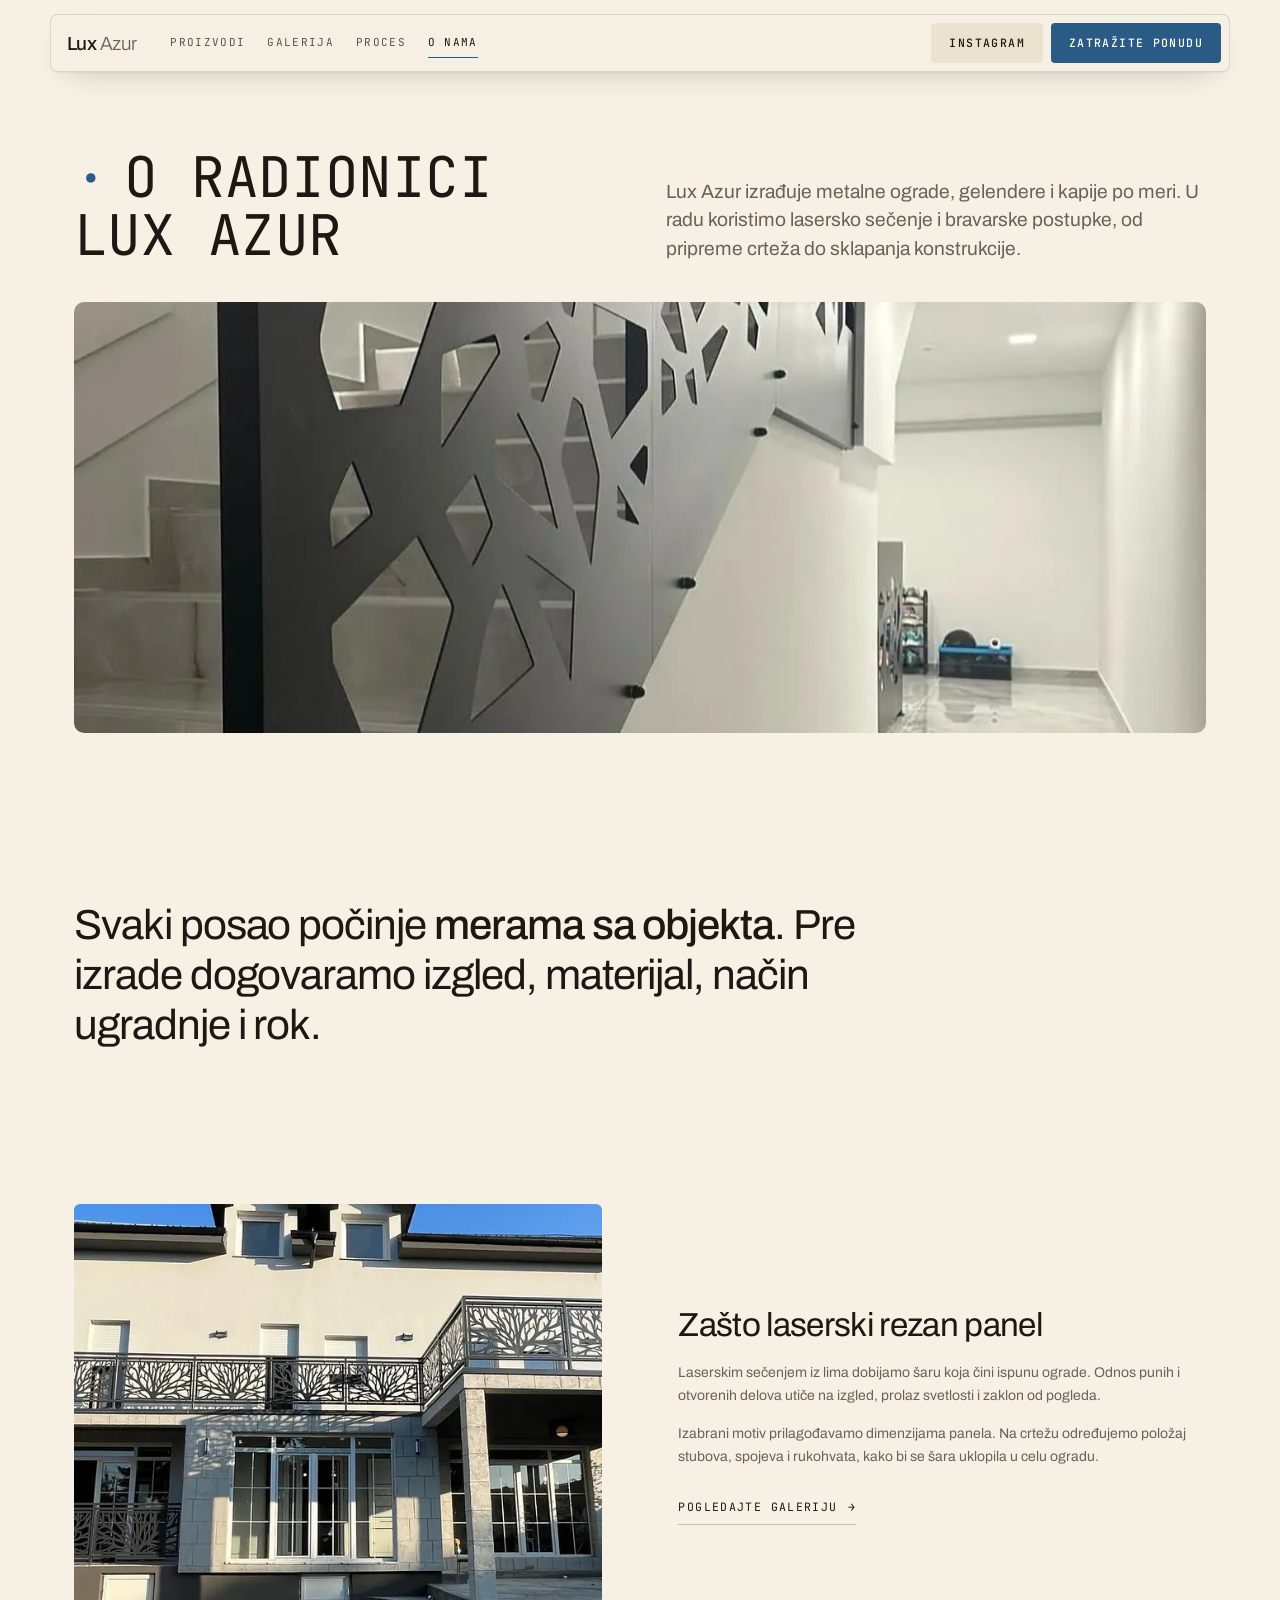
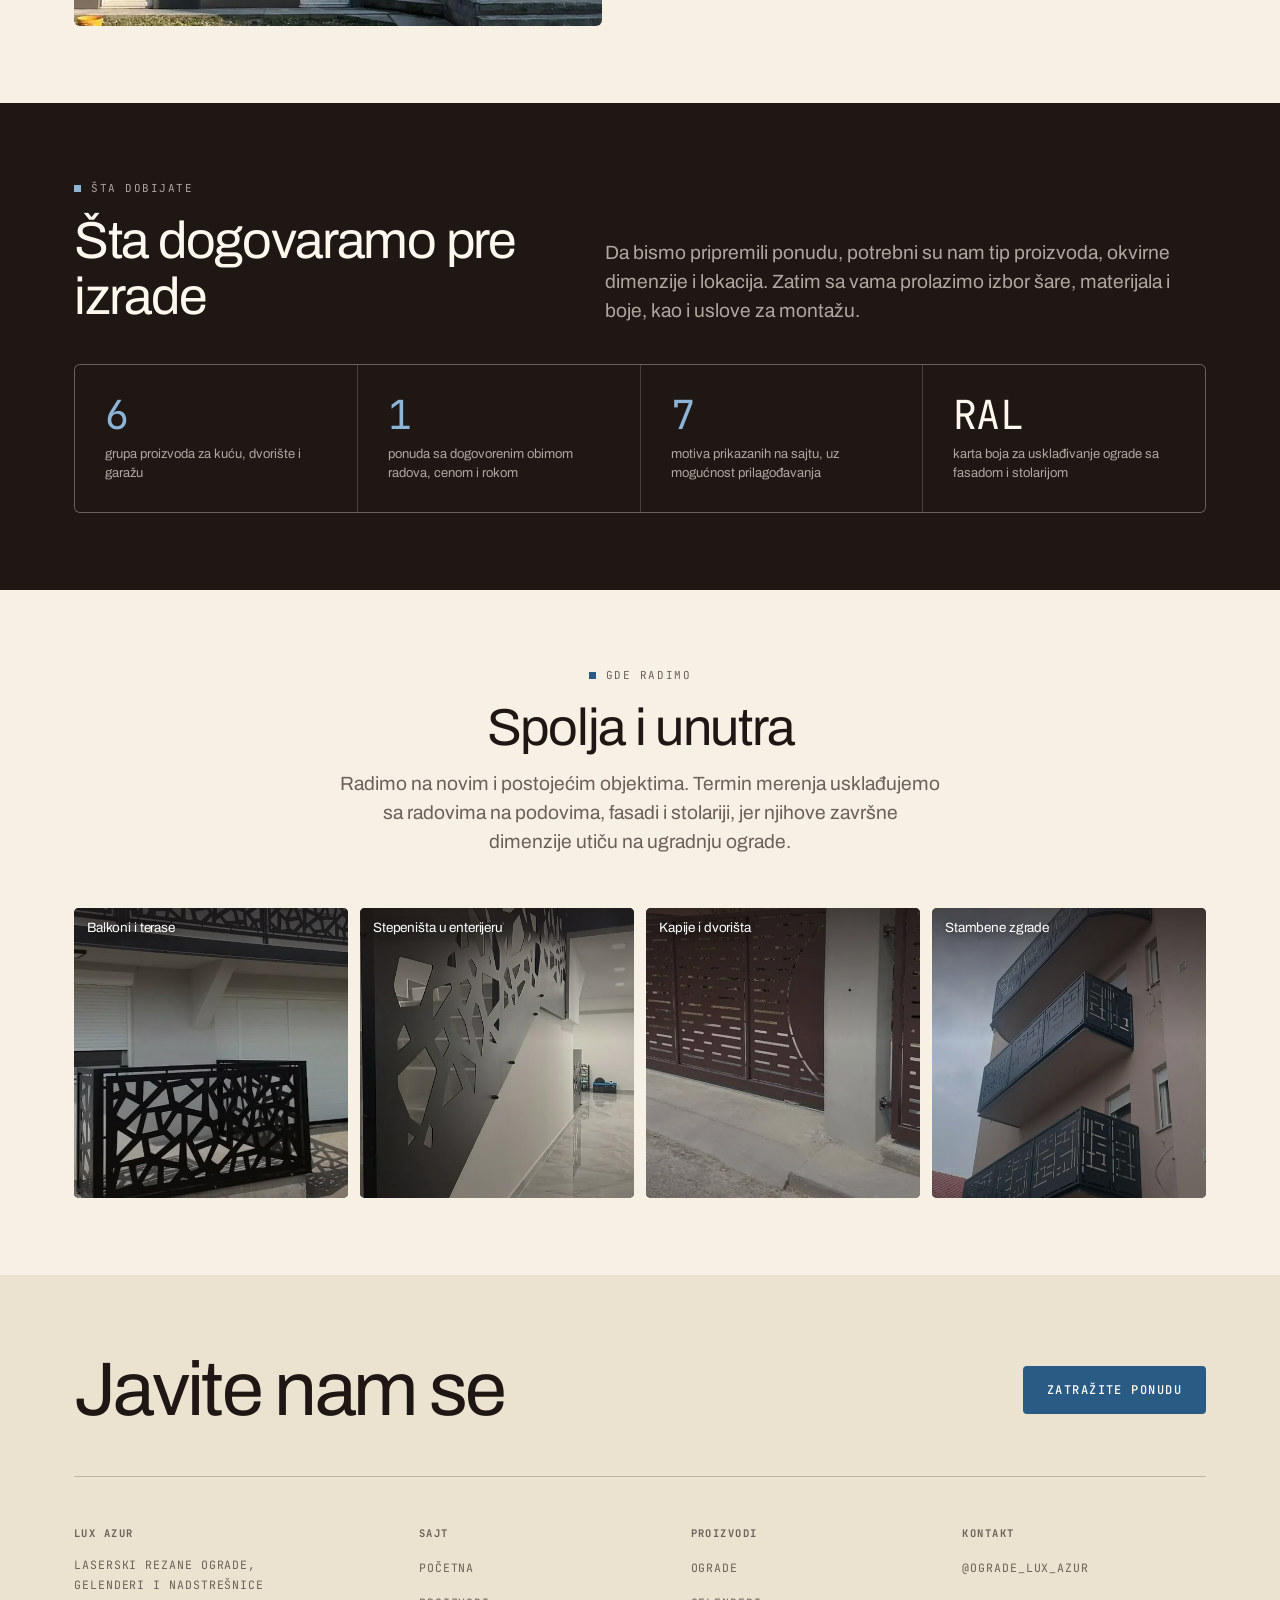
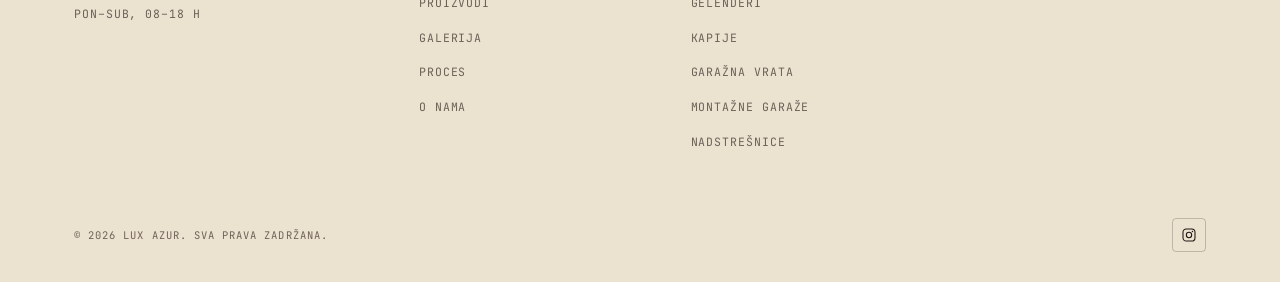
<file: site/o-nama.html>
<!doctype html>
<html lang="sr">
<head>
<meta charset="utf-8">
<meta name="viewport" content="width=device-width,initial-scale=1">
<title>O radionici za metalne ograde i kapije | Lux Azur</title>
<meta name="description" content="Upoznajte Lux Azur i način izrade metalnih ograda, gelendera i kapija po meri. Saznajte kako dogovaramo šaru, materijal, završnu obradu i montažu.">
<meta name="theme-color" content="#F6F0E5">
<link rel="canonical" href="./o-nama.html">

<meta property="og:type" content="website">
<meta property="og:title" content="O radionici za metalne ograde i kapije | Lux Azur">
<meta property="og:description" content="Upoznajte Lux Azur i način izrade metalnih ograda, gelendera i kapija po meri. Saznajte kako dogovaramo šaru, materijal, završnu obradu i montažu.">
<meta property="og:image" content="./assets/img/gelender-poligon.webp">
<meta property="og:locale" content="sr_RS">

<link rel="icon" href="data:image/svg+xml,%3Csvg%20xmlns='http://www.w3.org/2000/svg'%20viewBox='0%200%2032%2032'%3E%3Crect%20width='32'%20height='32'%20rx='7'%20fill='%232A5B84'/%3E%3Ctext%20x='16'%20y='21.4'%20text-anchor='middle'%20font-family='Arial,Helvetica,sans-serif'%20font-size='15'%20font-weight='700'%20letter-spacing='-.4'%20fill='%23F6F0E5'%3ELA%3C/text%3E%3C/svg%3E">

<link rel="preconnect" href="https://fonts.googleapis.com">
<link rel="preconnect" href="https://fonts.gstatic.com" crossorigin>
<!-- fontovi se skidaju odmah, ali ne drze prvi prikaz (display=swap svakako
     prvo ispise sistemskim slogom, pa je cekanje bilo cist gubitak) -->
<link rel="preload" as="style" href="https://fonts.googleapis.com/css2?family=Archivo:wght@300;400;500;600&family=JetBrains+Mono:wght@400;500&display=swap">
<link rel="stylesheet" href="https://fonts.googleapis.com/css2?family=Archivo:wght@300;400;500;600&family=JetBrains+Mono:wght@400;500&display=swap" media="print" onload="this.media='all'">
<noscript><link rel="stylesheet" href="https://fonts.googleapis.com/css2?family=Archivo:wght@300;400;500;600&family=JetBrains+Mono:wght@400;500&display=swap"></noscript>
<link rel="stylesheet" href="./assets/css/site.css">
<script>(function(){var s=true;try{s=!sessionStorage.getItem("la_seen")}catch(e){try{s=!(document.referrer&&document.referrer.indexOf(location.host)>-1)}catch(_){s=true}}if(s){document.documentElement.className+=" js-loading";setTimeout(function(){document.documentElement.classList.remove("js-loading")},6500)}})();</script>
</head>
<body>

<div class="loader" aria-hidden="true"></div>

<!-- ================= NAV ================= -->
<header class="nav">
  <div class="nav__inner">
    <a class="brand" href="./index.html" aria-label="Lux Azur, početna">
      <span class="brand__name">Lux <em>Azur</em></span>
    </a>

    <nav class="nav__links" aria-label="Glavna navigacija">
      <a href="./proizvodi.html">Proizvodi</a>
      <a href="./galerija.html">Galerija</a>
      <a href="./proces.html">Proces</a>
      <a href="./o-nama.html" aria-current="page">O nama</a>
    </nav>

    <div class="nav__actions">
      <a class="btn btn--ghost" data-href-instagram href="https://www.instagram.com/ograde_lux_azur/" target="_blank" rel="noopener">Instagram</a>
      <a class="btn btn--accent" href="./kontakt.html">Zatražite ponudu</a>
    </div>

    <button class="nav__burger" aria-label="Meni" aria-expanded="false" aria-controls="drawer"><span></span></button>
  </div>
</header>

<div class="drawer" id="drawer">
  <a href="./proizvodi.html">Proizvodi <span>01</span></a>
  <a href="./galerija.html">Galerija <span>02</span></a>
  <a href="./proces.html">Proces <span>03</span></a>
  <a href="./o-nama.html">O nama <span>04</span></a>
  <a href="./kontakt.html">Kontakt <span>05</span></a>
  <div class="drawer__foot">
    <a class="btn btn--accent" href="./kontakt.html">Zatražite ponudu</a>
    <a class="btn btn--ghost" data-href-instagram href="https://www.instagram.com/ograde_lux_azur/" target="_blank" rel="noopener">Instagram</a>
  </div>
</div>

<main>

<section class="phead">
  <div class="wrap">
    <div class="phead__grid">
      <h1 class="rv"><span class="dot">·</span>O radionici Lux Azur</h1>
      <p class="lede rv rv-d1">Lux Azur izrađuje metalne ograde, gelendere i kapije po meri. U radu koristimo lasersko sečenje i bravarske postupke, od pripreme crteža do sklapanja konstrukcije.</p>
    </div>
    <div class="phead__banner rv rv-d2 plx">
      <img src="./assets/img/gelender-poligon.webp" srcset="./assets/img/gelender-poligon-640.webp 640w, ./assets/img/gelender-poligon-960.webp 960w, ./assets/img/gelender-poligon.webp 1170w" sizes="(max-width:1180px) 100vw, 1180px" alt="Unutrašnji gelender sa poligonalnom šarom u holu" width="1170" height="1404" fetchpriority="high">
    </div>
  </div>
</section>

<section class="section section--tight">
  <div class="wrap">
    <p class="eyebrow rv">Kako radimo</p>
    <div class="statement rv rv-d1">
      <p>Svaki posao počinje <b>merama sa objekta</b>. Pre izrade dogovaramo izgled, materijal, način ugradnje i rok.</p>
    </div>
  </div>
</section>

<section class="section section--tight">
  <div class="wrap split split--even" style="align-items:center">
    <div class="media-cap rv plx">
      <img src="./assets/img/ograda-drvo-zivota-01.webp" srcset="./assets/img/ograda-drvo-zivota-01-640.webp 640w, ./assets/img/ograda-drvo-zivota-01-960.webp 960w, ./assets/img/ograda-drvo-zivota-01.webp 1440w" sizes="(max-width:900px) 100vw, 540px" alt="Vila sa laserski rezanom ogradom terase, motiv drveta" loading="lazy" decoding="async" width="1440" height="1920">
    </div>
    <div class="rv rv-d1">
      <h2 class="h3" style="margin-bottom:18px">Zašto laserski rezan panel</h2>
      <p class="small" style="margin-bottom:16px">Laserskim sečenjem iz lima dobijamo šaru koja čini ispunu ograde. Odnos punih i otvorenih delova utiče na izgled, prolaz svetlosti i zaklon od pogleda.</p>
      <p class="small" style="margin-bottom:26px">Izabrani motiv prilagođavamo dimenzijama panela. Na crtežu određujemo položaj stubova, spojeva i rukohvata, kako bi se šara uklopila u celu ogradu.</p>
      <a class="link-underline" href="./galerija.html">Pogledajte galeriju <span class="arw">→</span></a>
    </div>
  </div>
</section>

<section class="section section--tight section--dark">
  <div class="wrap">
    <div class="split" style="align-items:end;margin-bottom:clamp(28px,3vw,42px)">
      <div class="rv">
        <p class="eyebrow">Šta dobijate</p>
        <h2 class="h2" style="margin-top:16px">Šta dogovaramo pre izrade</h2>
      </div>
      <p class="lede rv rv-d1" style="color:var(--on-dark-mut)">Da bismo pripremili ponudu, potrebni su nam tip proizvoda, okvirne dimenzije i lokacija. Zatim sa vama prolazimo izbor šare, materijala i boje, kao i uslove za montažu.</p>
    </div>

    <div class="stats rv rv-d2">
      <div class="stat"><p class="stat__n"><em>6</em></p><p class="stat__l">grupa proizvoda za kuću, dvorište i garažu</p></div>
      <div class="stat"><p class="stat__n"><em>1</em></p><p class="stat__l">ponuda sa dogovorenim obimom radova, cenom i rokom</p></div>
      <div class="stat"><p class="stat__n"><em>7</em></p><p class="stat__l">motiva prikazanih na sajtu, uz mogućnost prilagođavanja</p></div>
      <div class="stat"><p class="stat__n">RAL</p><p class="stat__l">karta boja za usklađivanje ograde sa fasadom i stolarijom</p></div>
    </div>
  </div>
</section>

<section class="section section--tight">
  <div class="wrap">
    <div class="center rv" style="max-width:600px;margin-inline:auto">
      <p class="eyebrow">Gde radimo</p>
      <h2 class="h2" style="margin:16px 0 14px">Spolja i unutra</h2>
      <p class="lede">Radimo na novim i postojećim objektima. Termin merenja usklađujemo sa radovima na podovima, fasadi i stolariji, jer njihove završne dimenzije utiču na ugradnju ograde.</p>
    </div>

    <div class="tiles">
      <a class="tile plx rv" href="./proizvodi.html#ograde"><img src="./assets/img/ograda-mozaik-02-640.webp" srcset="./assets/img/ograda-mozaik-02-640.webp 640w, ./assets/img/ograda-mozaik-02-960.webp 960w" sizes="(max-width:620px) 80vw, (max-width:1080px) 52vw, 440px" alt="Ograda balkona porodične kuće" loading="lazy" decoding="async" width="640" height="853"><span>Balkoni i terase</span></a>
      <a class="tile plx rv rv-d1" href="./proizvodi.html#gelenderi"><img src="./assets/img/gelender-poligon-640.webp" srcset="./assets/img/gelender-poligon-640.webp 640w, ./assets/img/gelender-poligon-960.webp 960w" sizes="(max-width:620px) 80vw, (max-width:1080px) 52vw, 440px" alt="Unutrašnji gelender u holu" loading="lazy" decoding="async" width="640" height="768"><span>Stepeništa u enterijeru</span></a>
      <a class="tile plx rv rv-d2" href="./proizvodi.html#kapije"><img src="./assets/img/kapija-klizna-640.webp" srcset="./assets/img/kapija-klizna-640.webp 640w, ./assets/img/kapija-klizna-960.webp 960w" sizes="(max-width:620px) 80vw, (max-width:1080px) 52vw, 440px" alt="Klizna kapija sa laserskom šarom" loading="lazy" decoding="async" width="640" height="853"><span>Kapije i dvorišta</span></a>
      <a class="tile plx rv rv-d3" href="./galerija.html"><img src="./assets/img/ograda-mondrian-zgrada-640.webp" srcset="./assets/img/ograda-mondrian-zgrada-640.webp 640w, ./assets/img/ograda-mondrian-zgrada-960.webp 960w" sizes="(max-width:620px) 80vw, (max-width:1080px) 52vw, 440px" alt="Balkonske ograde stambene zgrade" loading="lazy" decoding="async" width="640" height="853"><span>Stambene zgrade</span></a>
    </div>
  </div>
</section>

</main>

<!-- ================= FOOTER ================= -->
<footer class="foot">
  <div class="wrap">
    <div class="foot__cta">
      <h2>Javite nam se</h2>
      <a class="btn btn--accent btn--lg" href="./kontakt.html">Zatražite ponudu</a>
    </div>

    <hr>

    <div class="foot__cols">
      <div>
        <h3>Lux Azur</h3>
        <ul>
          <li><p>Laserski rezane ograde,<br>gelenderi i nadstrešnice</p></li>
          <li data-contact="address"><p data-value></p></li>
          <li data-contact="hours"><p data-value></p></li>
        </ul>
      </div>
      <div>
        <h3>Sajt</h3>
        <ul>
          <li><a href="./index.html">Početna</a></li>
          <li><a href="./proizvodi.html">Proizvodi</a></li>
          <li><a href="./galerija.html">Galerija</a></li>
          <li><a href="./proces.html">Proces</a></li>
          <li><a href="./o-nama.html">O nama</a></li>
        </ul>
      </div>
      <div>
        <h3>Proizvodi</h3>
        <ul>
          <li><a href="./proizvodi.html#ograde">Ograde</a></li>
          <li><a href="./proizvodi.html#gelenderi">Gelenderi</a></li>
          <li><a href="./proizvodi.html#kapije">Kapije</a></li>
          <li><a href="./proizvodi.html#garazna-vrata">Garažna vrata</a></li>
          <li><a href="./proizvodi.html#garaze">Montažne garaže</a></li>
          <li><a href="./proizvodi.html#nadstresnice">Nadstrešnice</a></li>
        </ul>
      </div>
      <div>
        <h3>Kontakt</h3>
        <ul>
          <li data-contact="phone"><a href="#" data-value></a></li>
          <li data-contact="email"><a href="#" data-value></a></li>
          <li data-contact="instagram"><a href="#" target="_blank" rel="noopener" data-value></a></li>
        </ul>
      </div>
    </div>

    <div class="foot__bottom">
      <span>© <span data-year>2026</span> Lux Azur. Sva prava zadržana.</span>
      <div class="foot__social">
        <a data-href-instagram href="https://www.instagram.com/ograde_lux_azur/" target="_blank" rel="noopener" aria-label="Instagram">
          <svg width="16" height="16" viewBox="0 0 24 24" fill="none" aria-hidden="true">
            <rect x="3" y="3" width="18" height="18" rx="5" stroke="currentColor" stroke-width="1.6"/>
            <circle cx="12" cy="12" r="4" stroke="currentColor" stroke-width="1.6"/>
            <circle cx="17.2" cy="6.8" r="1.1" fill="currentColor"/>
          </svg>
        </a>
      </div>
    </div>
  </div>
</footer>

<script src="./assets/js/site.js"></script>
</body>
</html>
</file>
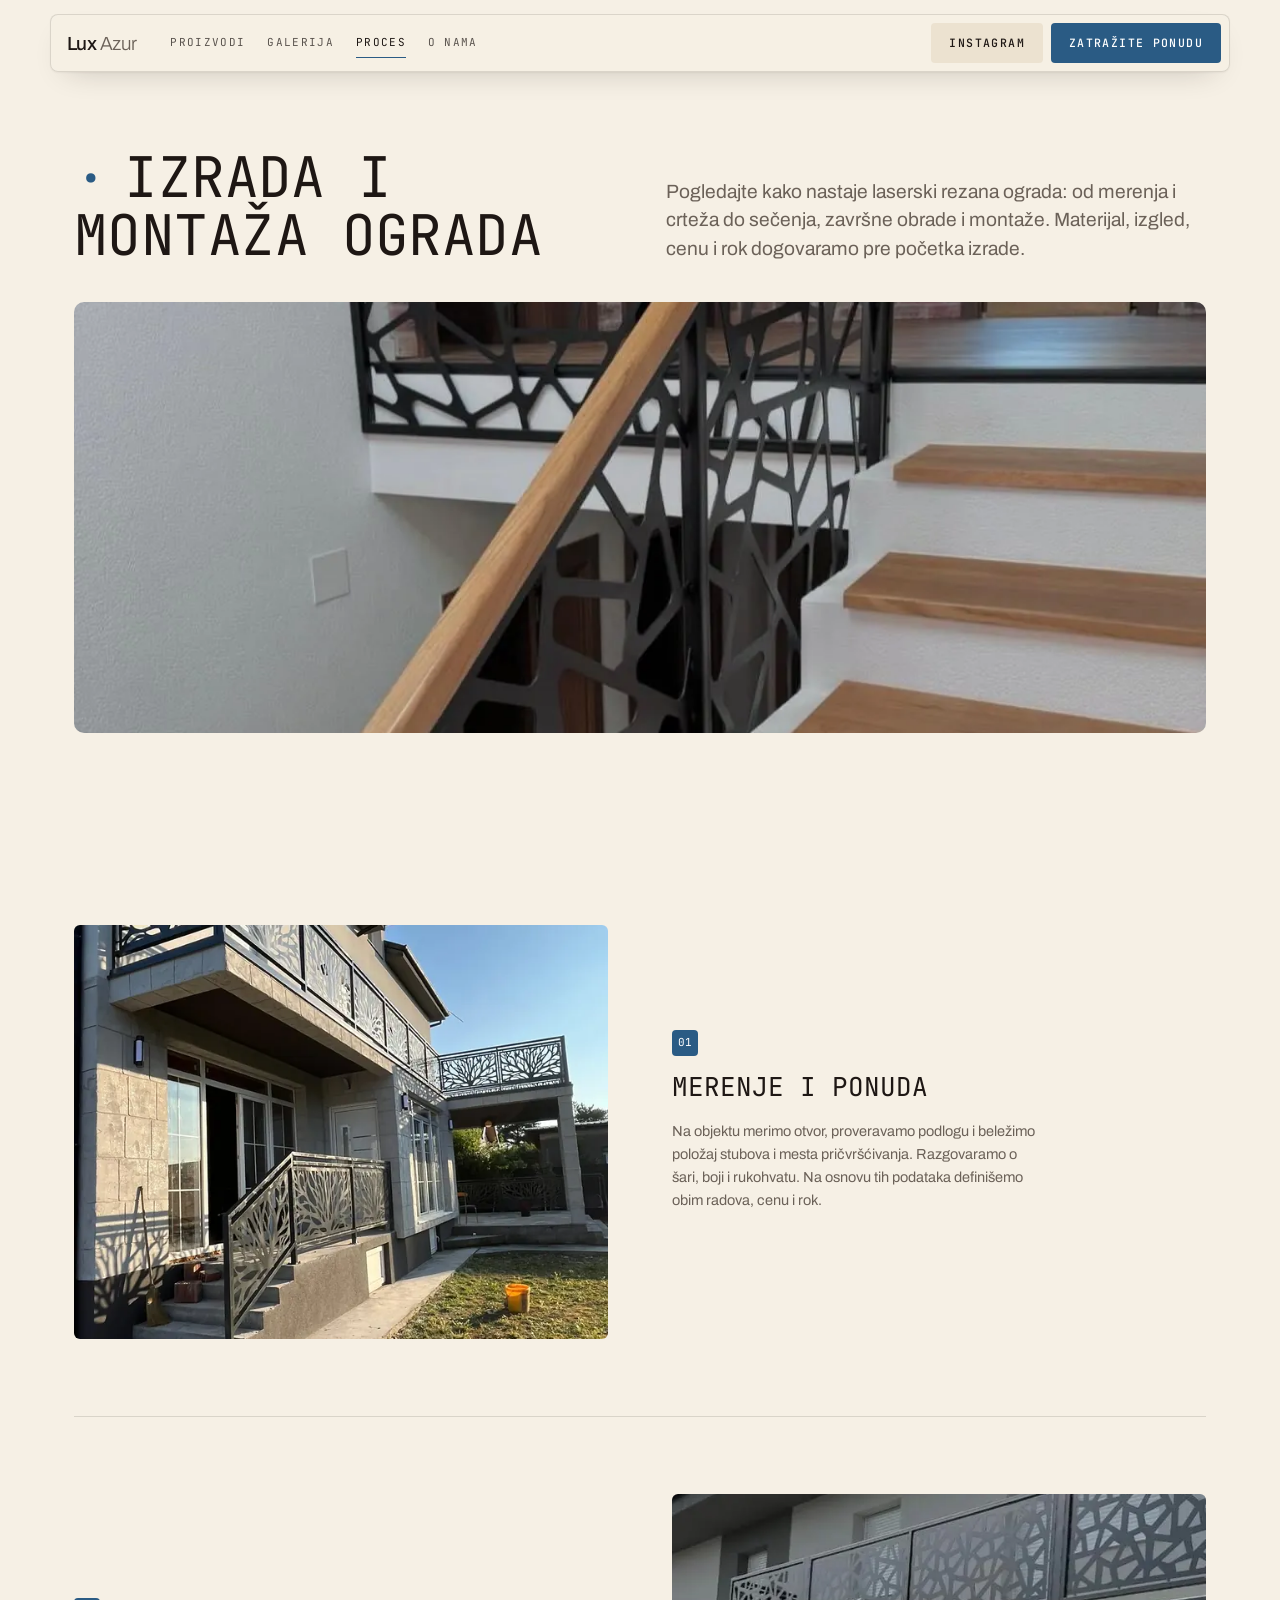
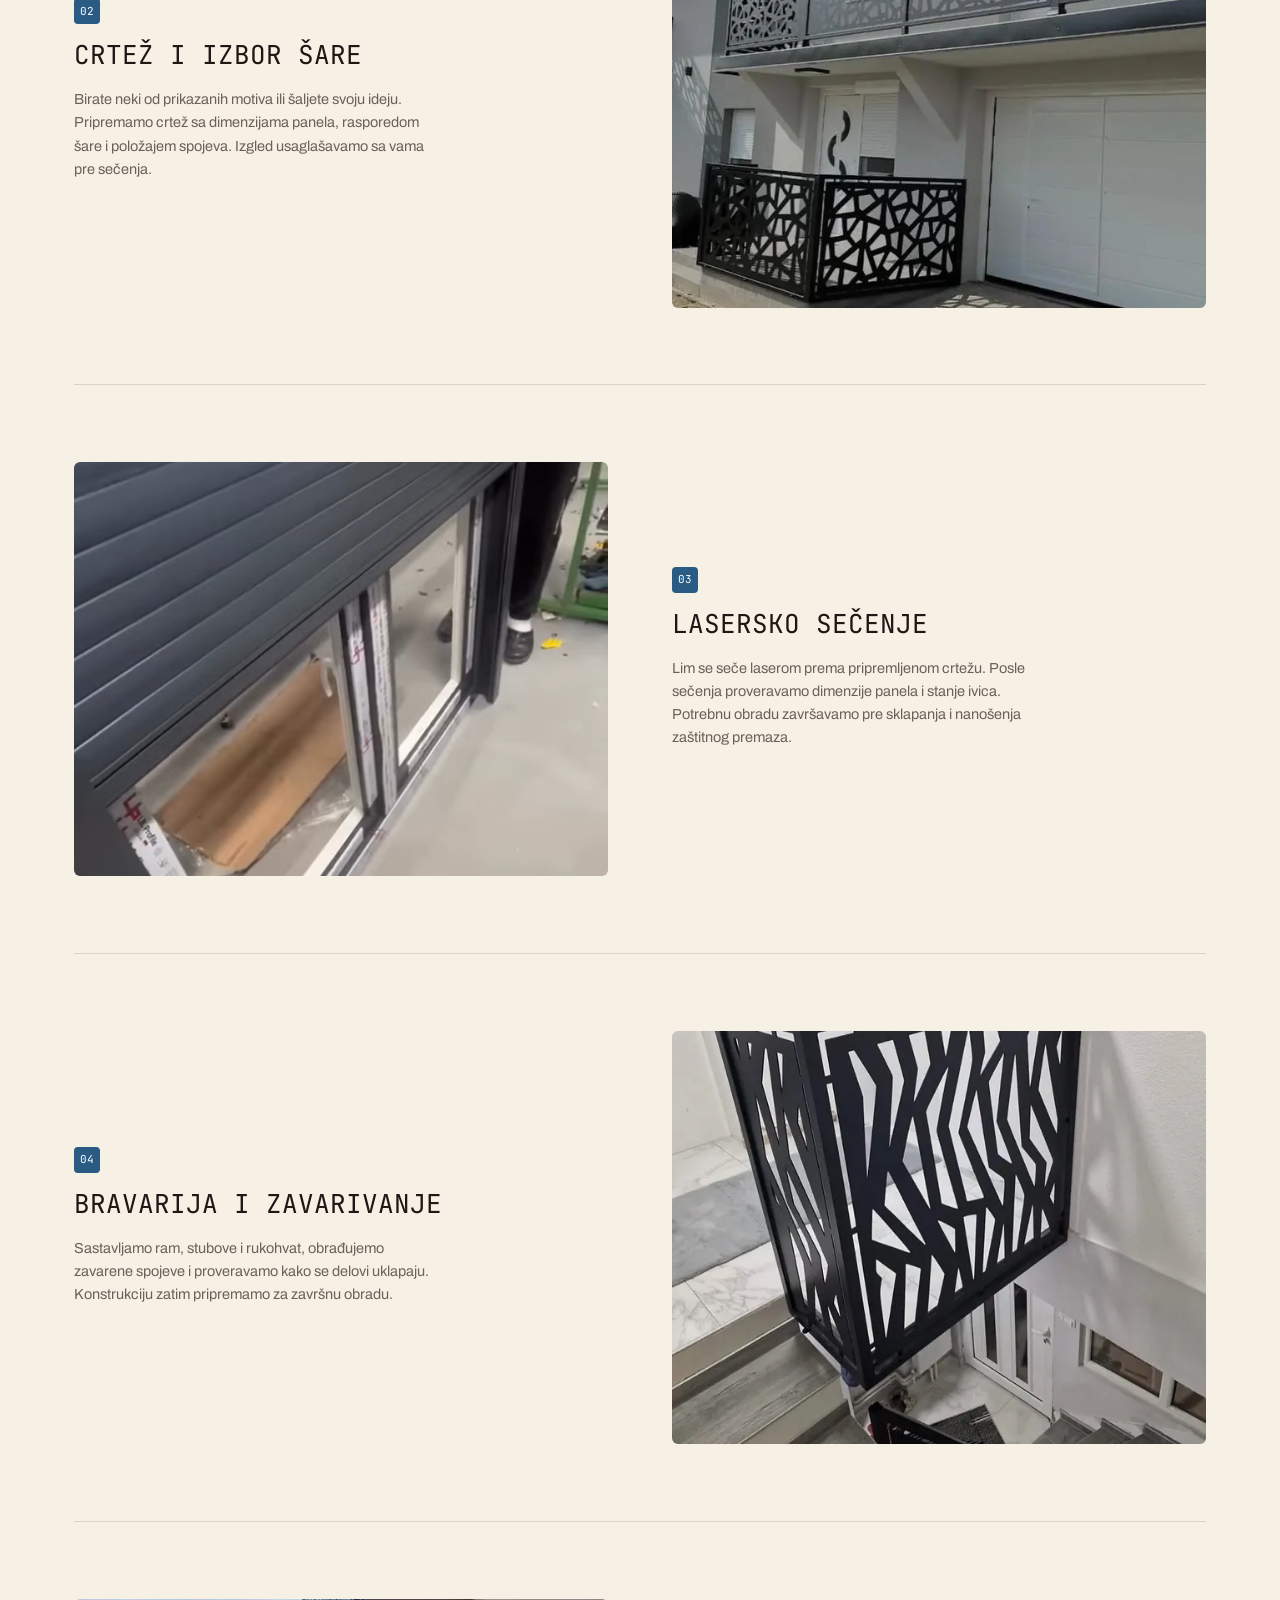
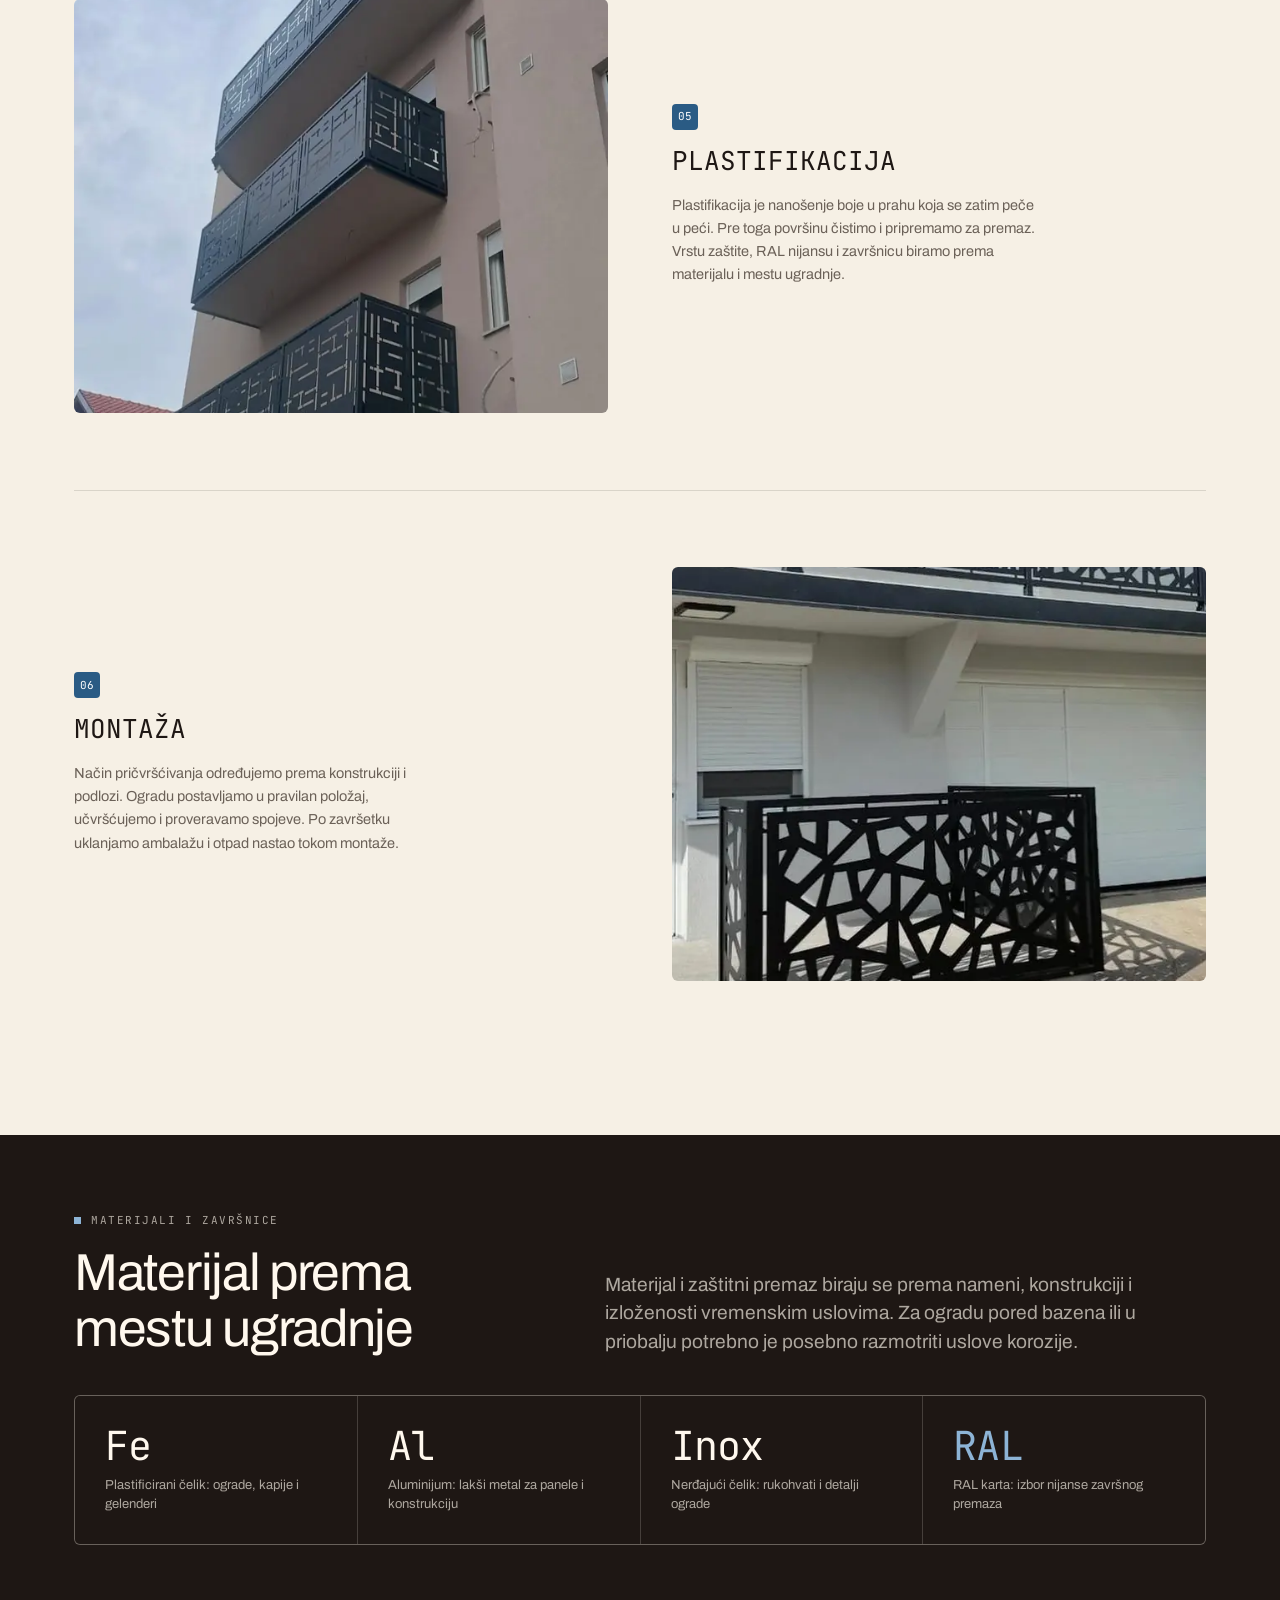
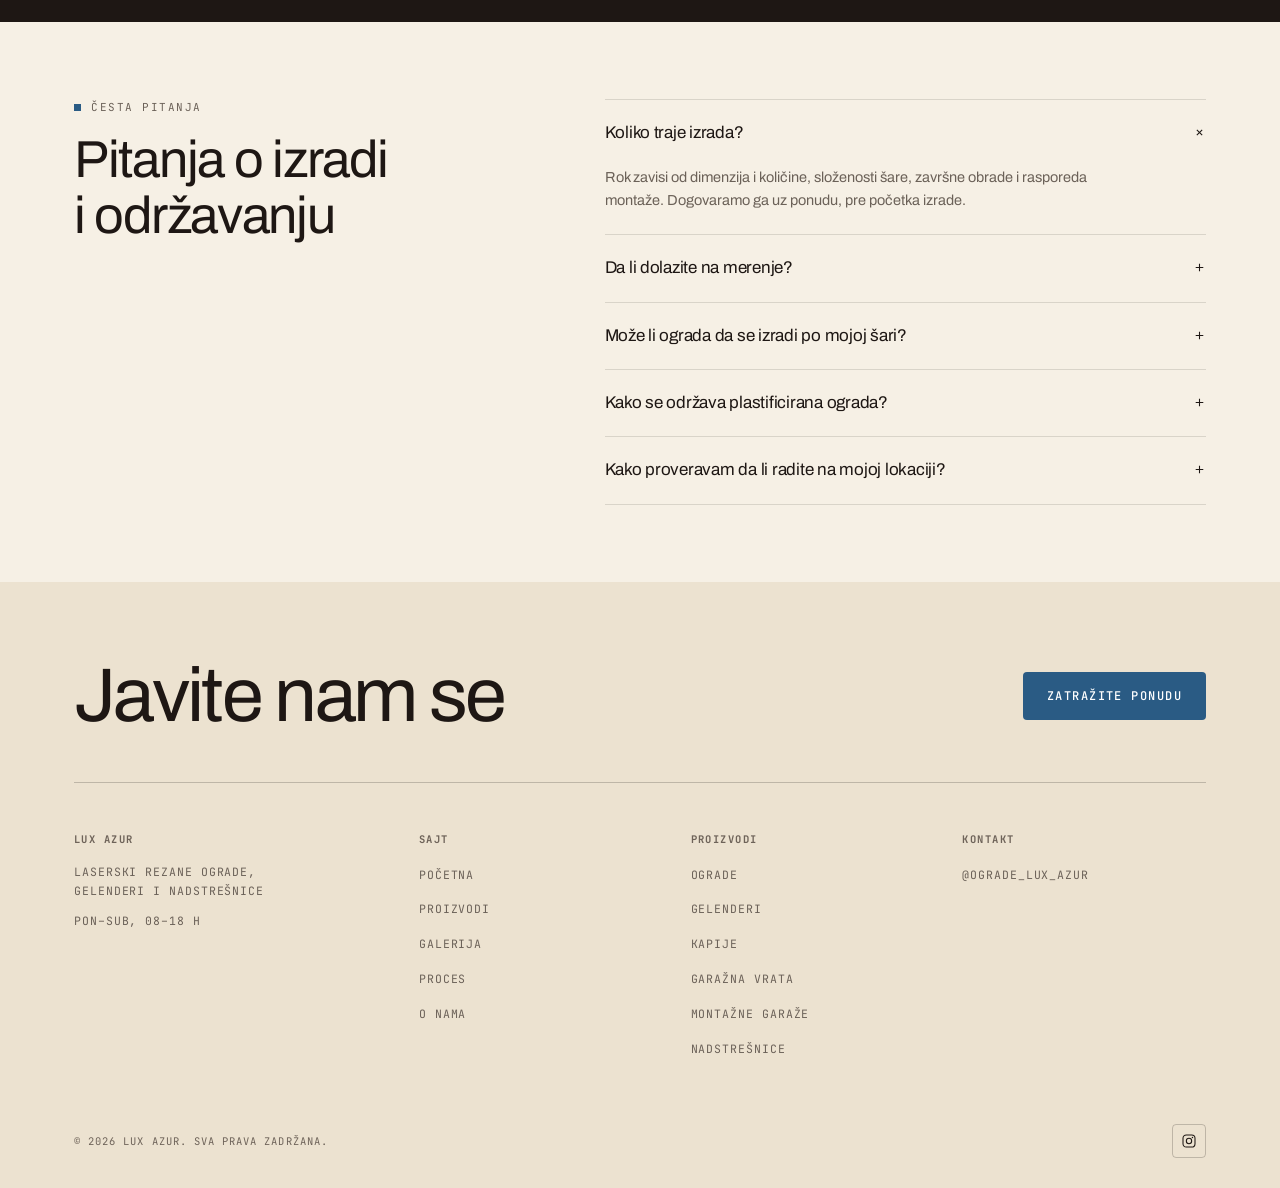
<file: site/proces.html>
<!doctype html>
<html lang="sr">
<head>
<meta charset="utf-8">
<meta name="viewport" content="width=device-width,initial-scale=1">
<title>Izrada i montaža laserski rezanih ograda | Lux Azur</title>
<meta name="description" content="Kako nastaje ograda po meri: merenje, crtež, lasersko sečenje, zavarivanje, plastifikacija i montaža. Odgovori o rokovima, šarama i održavanju.">
<meta name="theme-color" content="#F6F0E5">
<link rel="canonical" href="./proces.html">

<meta property="og:type" content="website">
<meta property="og:title" content="Izrada i montaža laserski rezanih ograda | Lux Azur">
<meta property="og:description" content="Kako nastaje ograda po meri: merenje, crtež, lasersko sečenje, zavarivanje, plastifikacija i montaža. Odgovori o rokovima, šarama i održavanju.">
<meta property="og:image" content="./assets/img/gelender-geometrija.webp">
<meta property="og:locale" content="sr_RS">

<link rel="icon" href="data:image/svg+xml,%3Csvg%20xmlns='http://www.w3.org/2000/svg'%20viewBox='0%200%2032%2032'%3E%3Crect%20width='32'%20height='32'%20rx='7'%20fill='%232A5B84'/%3E%3Ctext%20x='16'%20y='21.4'%20text-anchor='middle'%20font-family='Arial,Helvetica,sans-serif'%20font-size='15'%20font-weight='700'%20letter-spacing='-.4'%20fill='%23F6F0E5'%3ELA%3C/text%3E%3C/svg%3E">

<link rel="preconnect" href="https://fonts.googleapis.com">
<link rel="preconnect" href="https://fonts.gstatic.com" crossorigin>
<!-- fontovi se skidaju odmah, ali ne drze prvi prikaz (display=swap svakako
     prvo ispise sistemskim slogom, pa je cekanje bilo cist gubitak) -->
<link rel="preload" as="style" href="https://fonts.googleapis.com/css2?family=Archivo:wght@300;400;500;600&family=JetBrains+Mono:wght@400;500&display=swap">
<link rel="stylesheet" href="https://fonts.googleapis.com/css2?family=Archivo:wght@300;400;500;600&family=JetBrains+Mono:wght@400;500&display=swap" media="print" onload="this.media='all'">
<noscript><link rel="stylesheet" href="https://fonts.googleapis.com/css2?family=Archivo:wght@300;400;500;600&family=JetBrains+Mono:wght@400;500&display=swap"></noscript>
<link rel="stylesheet" href="./assets/css/site.css">
<script>(function(){var s=true;try{s=!sessionStorage.getItem("la_seen")}catch(e){try{s=!(document.referrer&&document.referrer.indexOf(location.host)>-1)}catch(_){s=true}}if(s){document.documentElement.className+=" js-loading";setTimeout(function(){document.documentElement.classList.remove("js-loading")},6500)}})();</script>
</head>
<body>

<div class="loader" aria-hidden="true"></div>

<!-- ================= NAV ================= -->
<header class="nav">
  <div class="nav__inner">
    <a class="brand" href="./index.html" aria-label="Lux Azur, početna">
      <span class="brand__name">Lux <em>Azur</em></span>
    </a>

    <nav class="nav__links" aria-label="Glavna navigacija">
      <a href="./proizvodi.html">Proizvodi</a>
      <a href="./galerija.html">Galerija</a>
      <a href="./proces.html" aria-current="page">Proces</a>
      <a href="./o-nama.html">O nama</a>
    </nav>

    <div class="nav__actions">
      <a class="btn btn--ghost" data-href-instagram href="https://www.instagram.com/ograde_lux_azur/" target="_blank" rel="noopener">Instagram</a>
      <a class="btn btn--accent" href="./kontakt.html">Zatražite ponudu</a>
    </div>

    <button class="nav__burger" aria-label="Meni" aria-expanded="false" aria-controls="drawer"><span></span></button>
  </div>
</header>

<div class="drawer" id="drawer">
  <a href="./proizvodi.html">Proizvodi <span>01</span></a>
  <a href="./galerija.html">Galerija <span>02</span></a>
  <a href="./proces.html">Proces <span>03</span></a>
  <a href="./o-nama.html">O nama <span>04</span></a>
  <a href="./kontakt.html">Kontakt <span>05</span></a>
  <div class="drawer__foot">
    <a class="btn btn--accent" href="./kontakt.html">Zatražite ponudu</a>
    <a class="btn btn--ghost" data-href-instagram href="https://www.instagram.com/ograde_lux_azur/" target="_blank" rel="noopener">Instagram</a>
  </div>
</div>

<main>

<section class="phead">
  <div class="wrap">
    <div class="phead__grid">
      <h1 class="rv"><span class="dot">·</span>Izrada i montaža ograda</h1>
      <p class="lede rv rv-d1">Pogledajte kako nastaje laserski rezana ograda: od merenja i crteža do sečenja, završne obrade i montaže. Materijal, izgled, cenu i rok dogovaramo pre početka izrade.</p>
    </div>
    <div class="phead__banner rv rv-d2 plx">
      <img src="./assets/img/gelender-organski.webp" srcset="./assets/img/gelender-organski-640.webp 640w, ./assets/img/gelender-organski-960.webp 960w, ./assets/img/gelender-organski.webp 1170w" sizes="(max-width:1180px) 100vw, 1180px" alt="Unutrašnji gelender sa organskom šarom" width="1170" height="1404" fetchpriority="high">
    </div>
  </div>
</section>

<section class="section section--tight">
  <div class="wrap">
      <article class="prow">
        <div class="prow__media rv plx">
          <img src="./assets/img/ograda-drvo-zivota-02.webp" srcset="./assets/img/ograda-drvo-zivota-02-640.webp 640w, ./assets/img/ograda-drvo-zivota-02-960.webp 960w, ./assets/img/ograda-drvo-zivota-02.webp 1200w" sizes="(max-width:900px) 100vw, 520px" alt="Ograda terase posle montaže" loading="lazy" decoding="async" width="1200" height="1600">
        </div>
        <div class="rv rv-d1">
          <span class="prow__n">01</span>
          <h2>Merenje i ponuda</h2>
          <p>Na objektu merimo otvor, proveravamo podlogu i beležimo položaj stubova i mesta pričvršćivanja. Razgovaramo o šari, boji i rukohvatu. Na osnovu tih podataka definišemo obim radova, cenu i rok.</p>
        </div>
      </article>
      <article class="prow prow--flip">
        <div class="prow__media rv plx">
          <img src="./assets/img/ograda-mozaik-01.webp" srcset="./assets/img/ograda-mozaik-01-640.webp 640w, ./assets/img/ograda-mozaik-01-960.webp 960w, ./assets/img/ograda-mozaik-01.webp 1170w" sizes="(max-width:900px) 100vw, 520px" alt="Ograda sa mozaik šarom na fasadi porodične kuće" loading="lazy" decoding="async" width="1170" height="1560">
        </div>
        <div class="rv rv-d1">
          <span class="prow__n">02</span>
          <h2>Crtež i izbor šare</h2>
          <p>Birate neki od prikazanih motiva ili šaljete svoju ideju. Pripremamo crtež sa dimenzijama panela, rasporedom šare i položajem spojeva. Izgled usaglašavamo sa vama pre sečenja.</p>
        </div>
      </article>
      <article class="prow">
        <div class="prow__media rv plx">
          <video data-lazy poster="./assets/video/radionica-poster.webp" muted loop playsinline preload="none" aria-label="Snimak iz radionice">
    <source src="./assets/video/radionica.webm" type="video/webm">
    <source src="./assets/video/radionica.mp4" type="video/mp4">
          </video>
        </div>
        <div class="rv rv-d1">
          <span class="prow__n">03</span>
          <h2>Lasersko sečenje</h2>
          <p>Lim se seče laserom prema pripremljenom crtežu. Posle sečenja proveravamo dimenzije panela i stanje ivica. Potrebnu obradu završavamo pre sklapanja i nanošenja zaštitnog premaza.</p>
        </div>
      </article>
      <article class="prow prow--flip">
        <div class="prow__media rv plx">
          <img src="./assets/img/gelender-geometrija.webp" srcset="./assets/img/gelender-geometrija-640.webp 640w, ./assets/img/gelender-geometrija-960.webp 960w, ./assets/img/gelender-geometrija.webp 1170w" sizes="(max-width:900px) 100vw, 520px" alt="Gelender stepeništa sa geometrijskom šarom" loading="lazy" decoding="async" width="1170" height="1404">
        </div>
        <div class="rv rv-d1">
          <span class="prow__n">04</span>
          <h2>Bravarija i zavarivanje</h2>
          <p>Sastavljamo ram, stubove i rukohvat, obrađujemo zavarene spojeve i proveravamo kako se delovi uklapaju. Konstrukciju zatim pripremamo za završnu obradu.</p>
        </div>
      </article>
      <article class="prow">
        <div class="prow__media rv plx">
          <img src="./assets/img/ograda-mondrian-zgrada.webp" srcset="./assets/img/ograda-mondrian-zgrada-640.webp 640w, ./assets/img/ograda-mondrian-zgrada-960.webp 960w, ./assets/img/ograda-mondrian-zgrada.webp 1170w" sizes="(max-width:900px) 100vw, 520px" alt="Balkonske ograde u antracit boji" loading="lazy" decoding="async" width="1170" height="1559">
        </div>
        <div class="rv rv-d1">
          <span class="prow__n">05</span>
          <h2>Plastifikacija</h2>
          <p>Plastifikacija je nanošenje boje u prahu koja se zatim peče u peći. Pre toga površinu čistimo i pripremamo za premaz. Vrstu zaštite, RAL nijansu i završnicu biramo prema materijalu i mestu ugradnje.</p>
        </div>
      </article>
      <article class="prow prow--flip">
        <div class="prow__media rv plx">
          <img src="./assets/img/ograda-mozaik-02.webp" srcset="./assets/img/ograda-mozaik-02-640.webp 640w, ./assets/img/ograda-mozaik-02-960.webp 960w, ./assets/img/ograda-mozaik-02.webp 1170w" sizes="(max-width:900px) 100vw, 520px" alt="Montirana ograda terase i prilaza" loading="lazy" decoding="async" width="1170" height="1560">
        </div>
        <div class="rv rv-d1">
          <span class="prow__n">06</span>
          <h2>Montaža</h2>
          <p>Način pričvršćivanja određujemo prema konstrukciji i podlozi. Ogradu postavljamo u pravilan položaj, učvršćujemo i proveravamo spojeve. Po završetku uklanjamo ambalažu i otpad nastao tokom montaže.</p>
        </div>
      </article>
  </div>
</section>

<section class="section section--tight section--dark">
  <div class="wrap">
    <div class="split" style="align-items:end;margin-bottom:clamp(28px,3vw,42px)">
      <div class="rv">
        <p class="eyebrow">Materijali i završnice</p>
        <h2 class="h2" style="margin-top:16px">Materijal prema mestu ugradnje</h2>
      </div>
      <p class="lede rv rv-d1" style="color:var(--on-dark-mut)">Materijal i zaštitni premaz biraju se prema nameni, konstrukciji i izloženosti vremenskim uslovima. Za ogradu pored bazena ili u priobalju potrebno je posebno razmotriti uslove korozije.</p>
    </div>

    <div class="stats rv rv-d2">
      <div class="stat"><p class="stat__n">Fe</p><p class="stat__l">Plastificirani čelik: ograde, kapije i gelenderi</p></div>
      <div class="stat"><p class="stat__n">Al</p><p class="stat__l">Aluminijum: lakši metal za panele i konstrukciju</p></div>
      <div class="stat"><p class="stat__n">Inox</p><p class="stat__l">Nerđajući čelik: rukohvati i detalji ograde</p></div>
      <div class="stat"><p class="stat__n"><em>RAL</em></p><p class="stat__l">RAL karta: izbor nijanse završnog premaza</p></div>
    </div>
  </div>
</section>

<section class="section section--tight">
  <div class="wrap split">
    <div class="rv">
      <p class="eyebrow">Česta pitanja</p>
      <h2 class="h2" style="margin-top:16px">Pitanja o izradi<br>i održavanju</h2>
    </div>
    <div class="faq rv rv-d1">
      <details open>
        <summary>Koliko traje izrada?</summary>
        <p>Rok zavisi od dimenzija i količine, složenosti šare, završne obrade i rasporeda montaže. Dogovaramo ga uz ponudu, pre početka izrade.</p>
      </details>
      <details>
        <summary>Da li dolazite na merenje?</summary>
        <p>Da. Vaše okvirne mere služe za početni razgovor i procenu. Pre izrade uzimamo tačne mere na objektu i proveravamo uslove za montažu.</p>
      </details>
      <details>
        <summary>Može li ograda da se izradi po mojoj šari?</summary>
        <p>Pošaljite skicu ili fotografiju motiva. Proverićemo da li je pogodan za lasersko sečenje i prilagoditi ga dimenzijama panela i debljini lima. Crtež usaglašavamo pre izrade.</p>
      </details>
      <details>
        <summary>Kako se održava plastificirana ograda?</summary>
        <p>Pratite uputstvo za ugrađeni premaz. Za redovno čišćenje koristite meku krpu, vodu i blagi deterdžent, bez abrazivnih sredstava i rastvarača. Ako primetite oštećenje do metala, javite nam se radi dogovora o sanaciji.</p>
      </details>
      <details>
        <summary>Kako proveravam da li radite na mojoj lokaciji?</summary>
        <p>Pošaljite mesto ugradnje i kratak opis posla. Potvrdićemo mogućnost dolaska i dogovoriti uslove merenja, prevoza i montaže pre prihvatanja ponude.</p>
      </details>
    </div>
  </div>
</section>

</main>

<!-- ================= FOOTER ================= -->
<footer class="foot">
  <div class="wrap">
    <div class="foot__cta">
      <h2>Javite nam se</h2>
      <a class="btn btn--accent btn--lg" href="./kontakt.html">Zatražite ponudu</a>
    </div>

    <hr>

    <div class="foot__cols">
      <div>
        <h3>Lux Azur</h3>
        <ul>
          <li><p>Laserski rezane ograde,<br>gelenderi i nadstrešnice</p></li>
          <li data-contact="address"><p data-value></p></li>
          <li data-contact="hours"><p data-value></p></li>
        </ul>
      </div>
      <div>
        <h3>Sajt</h3>
        <ul>
          <li><a href="./index.html">Početna</a></li>
          <li><a href="./proizvodi.html">Proizvodi</a></li>
          <li><a href="./galerija.html">Galerija</a></li>
          <li><a href="./proces.html">Proces</a></li>
          <li><a href="./o-nama.html">O nama</a></li>
        </ul>
      </div>
      <div>
        <h3>Proizvodi</h3>
        <ul>
          <li><a href="./proizvodi.html#ograde">Ograde</a></li>
          <li><a href="./proizvodi.html#gelenderi">Gelenderi</a></li>
          <li><a href="./proizvodi.html#kapije">Kapije</a></li>
          <li><a href="./proizvodi.html#garazna-vrata">Garažna vrata</a></li>
          <li><a href="./proizvodi.html#garaze">Montažne garaže</a></li>
          <li><a href="./proizvodi.html#nadstresnice">Nadstrešnice</a></li>
        </ul>
      </div>
      <div>
        <h3>Kontakt</h3>
        <ul>
          <li data-contact="phone"><a href="#" data-value></a></li>
          <li data-contact="email"><a href="#" data-value></a></li>
          <li data-contact="instagram"><a href="#" target="_blank" rel="noopener" data-value></a></li>
        </ul>
      </div>
    </div>

    <div class="foot__bottom">
      <span>© <span data-year>2026</span> Lux Azur. Sva prava zadržana.</span>
      <div class="foot__social">
        <a data-href-instagram href="https://www.instagram.com/ograde_lux_azur/" target="_blank" rel="noopener" aria-label="Instagram">
          <svg width="16" height="16" viewBox="0 0 24 24" fill="none" aria-hidden="true">
            <rect x="3" y="3" width="18" height="18" rx="5" stroke="currentColor" stroke-width="1.6"/>
            <circle cx="12" cy="12" r="4" stroke="currentColor" stroke-width="1.6"/>
            <circle cx="17.2" cy="6.8" r="1.1" fill="currentColor"/>
          </svg>
        </a>
      </div>
    </div>
  </div>
</footer>

<script src="./assets/js/site.js"></script>
</body>
</html>
</file>
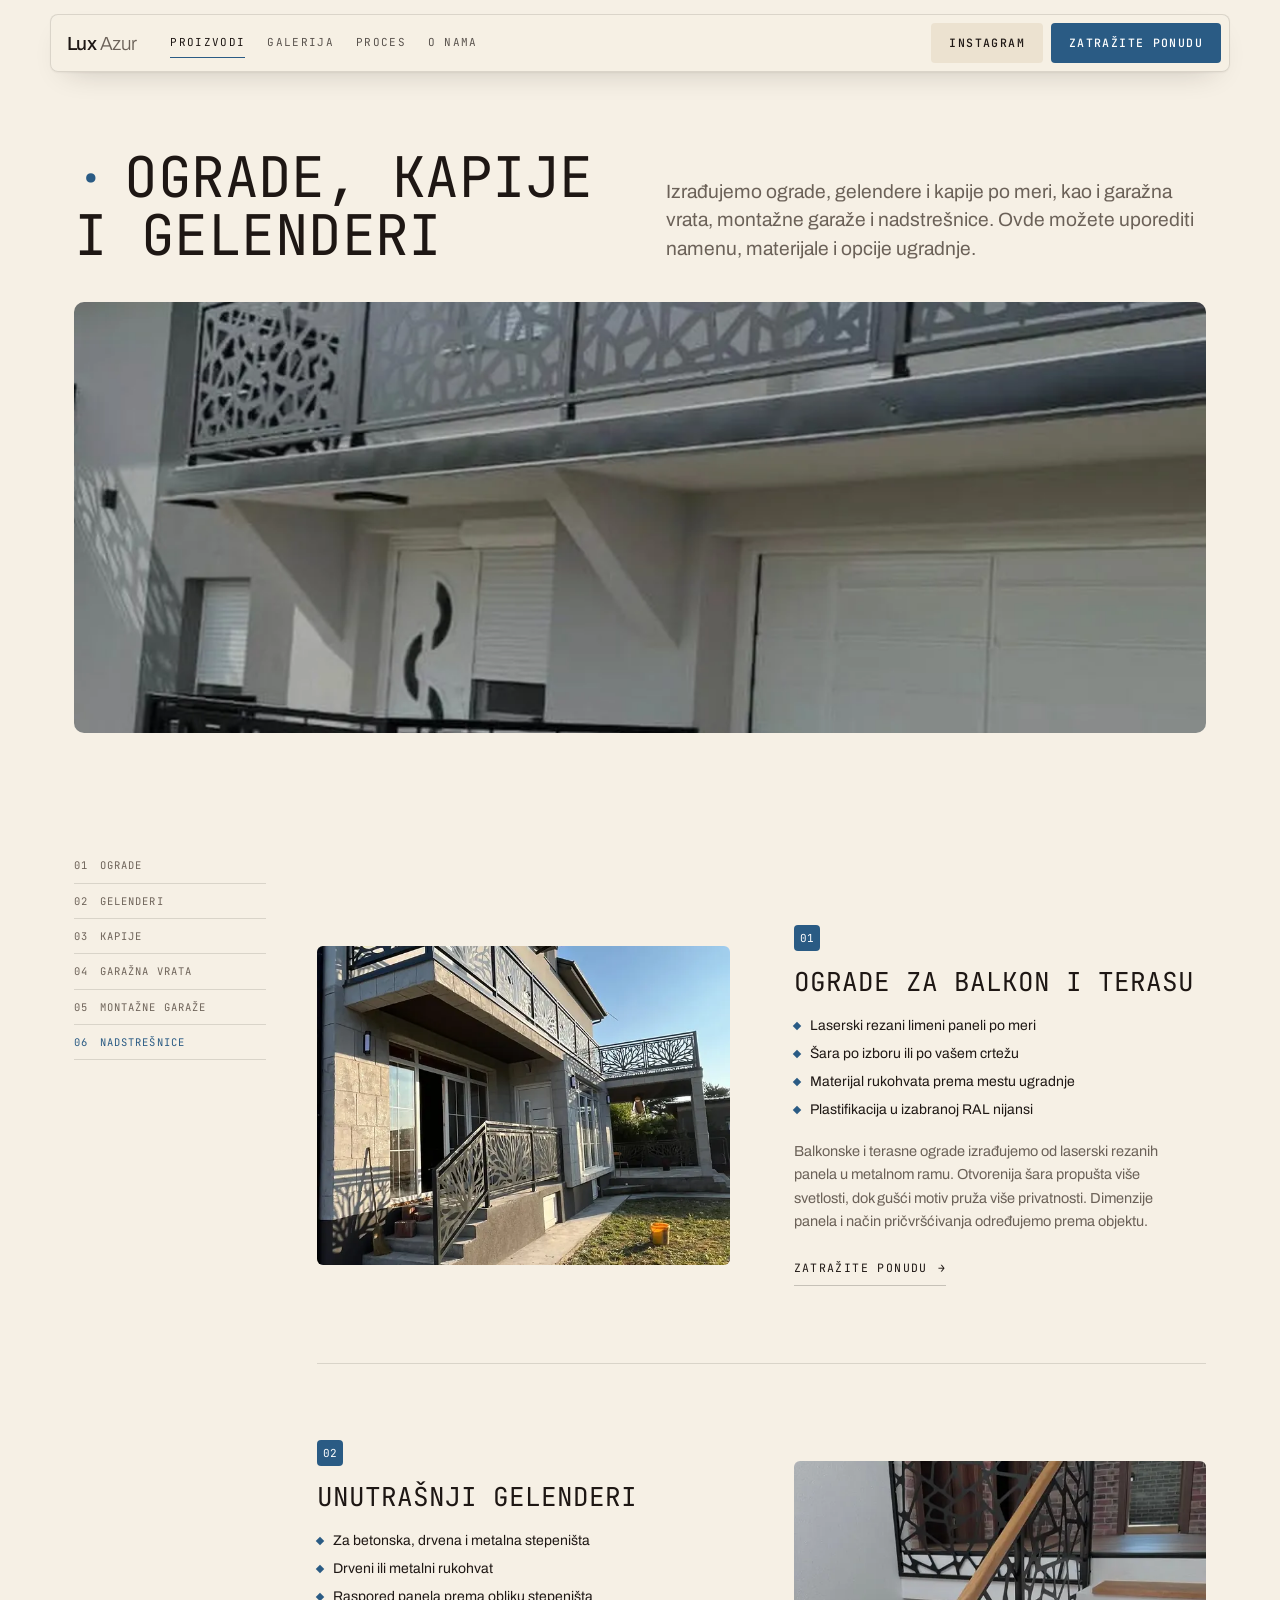
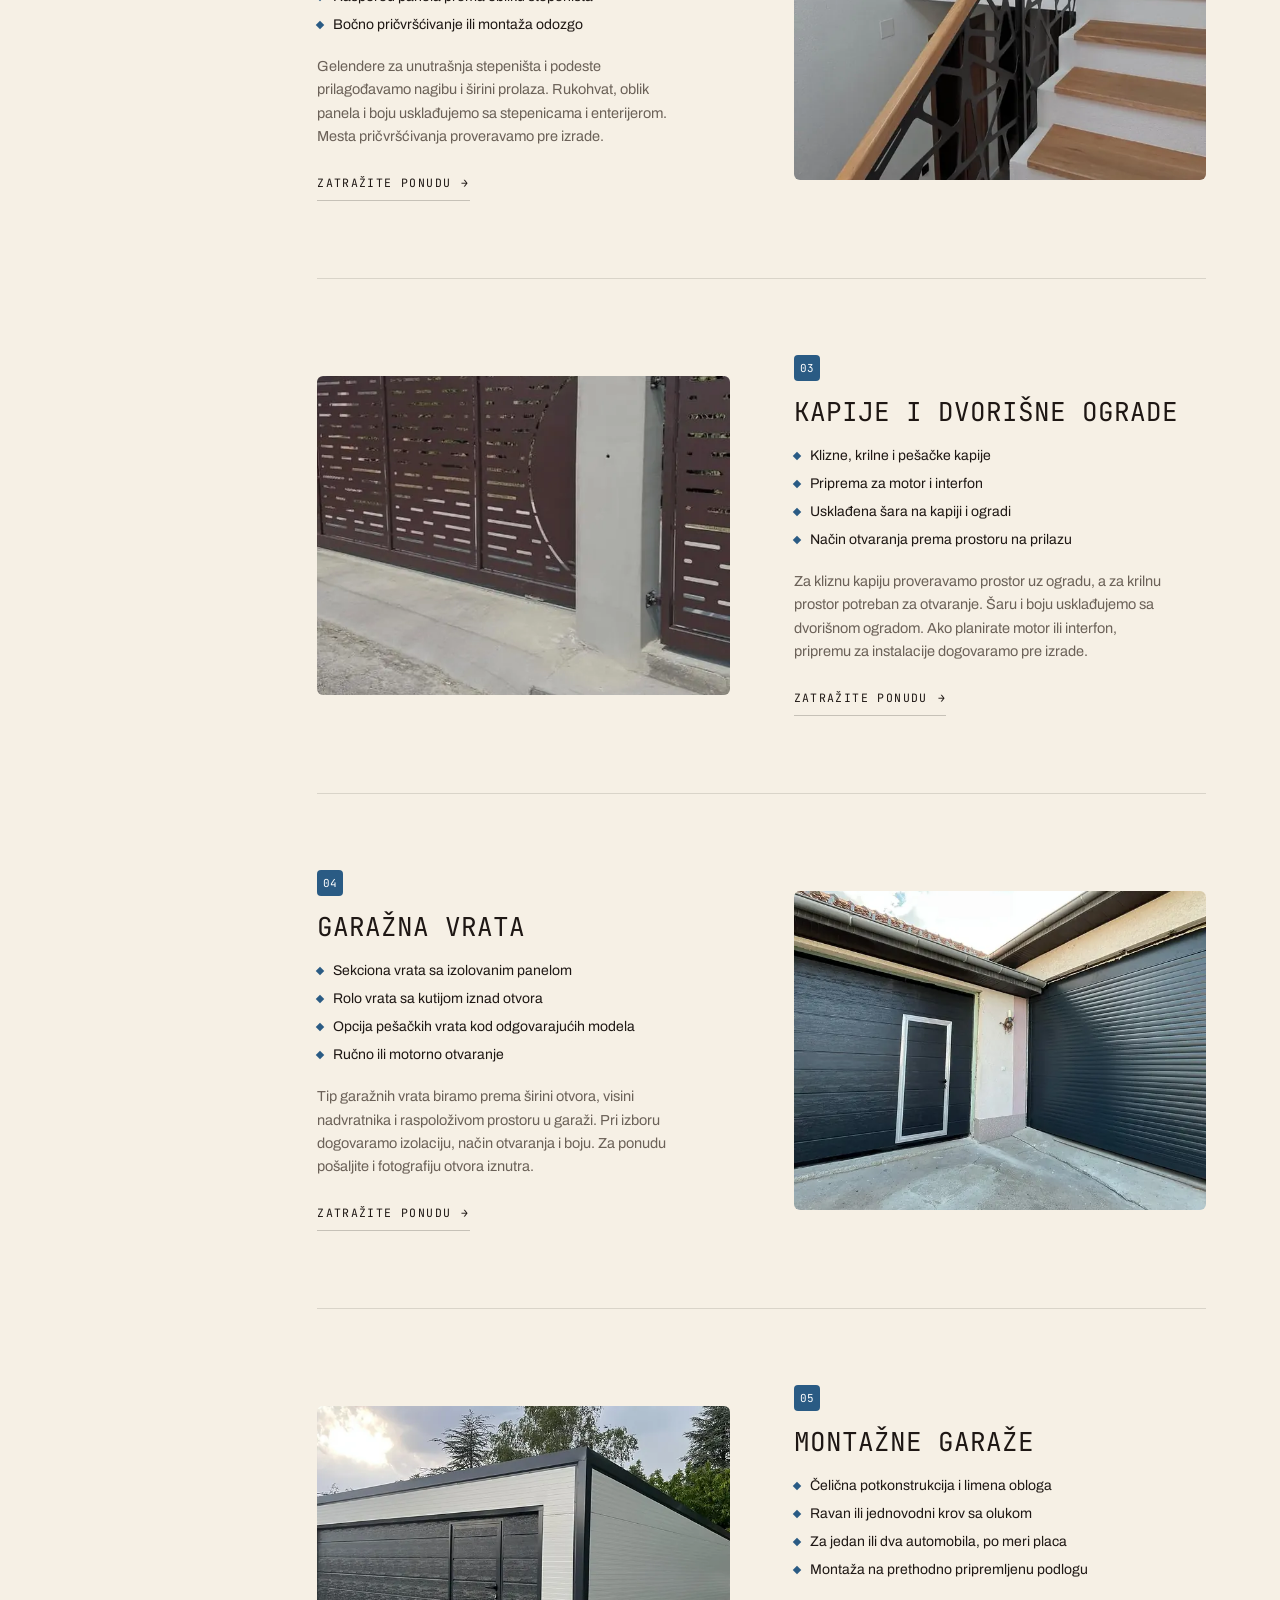
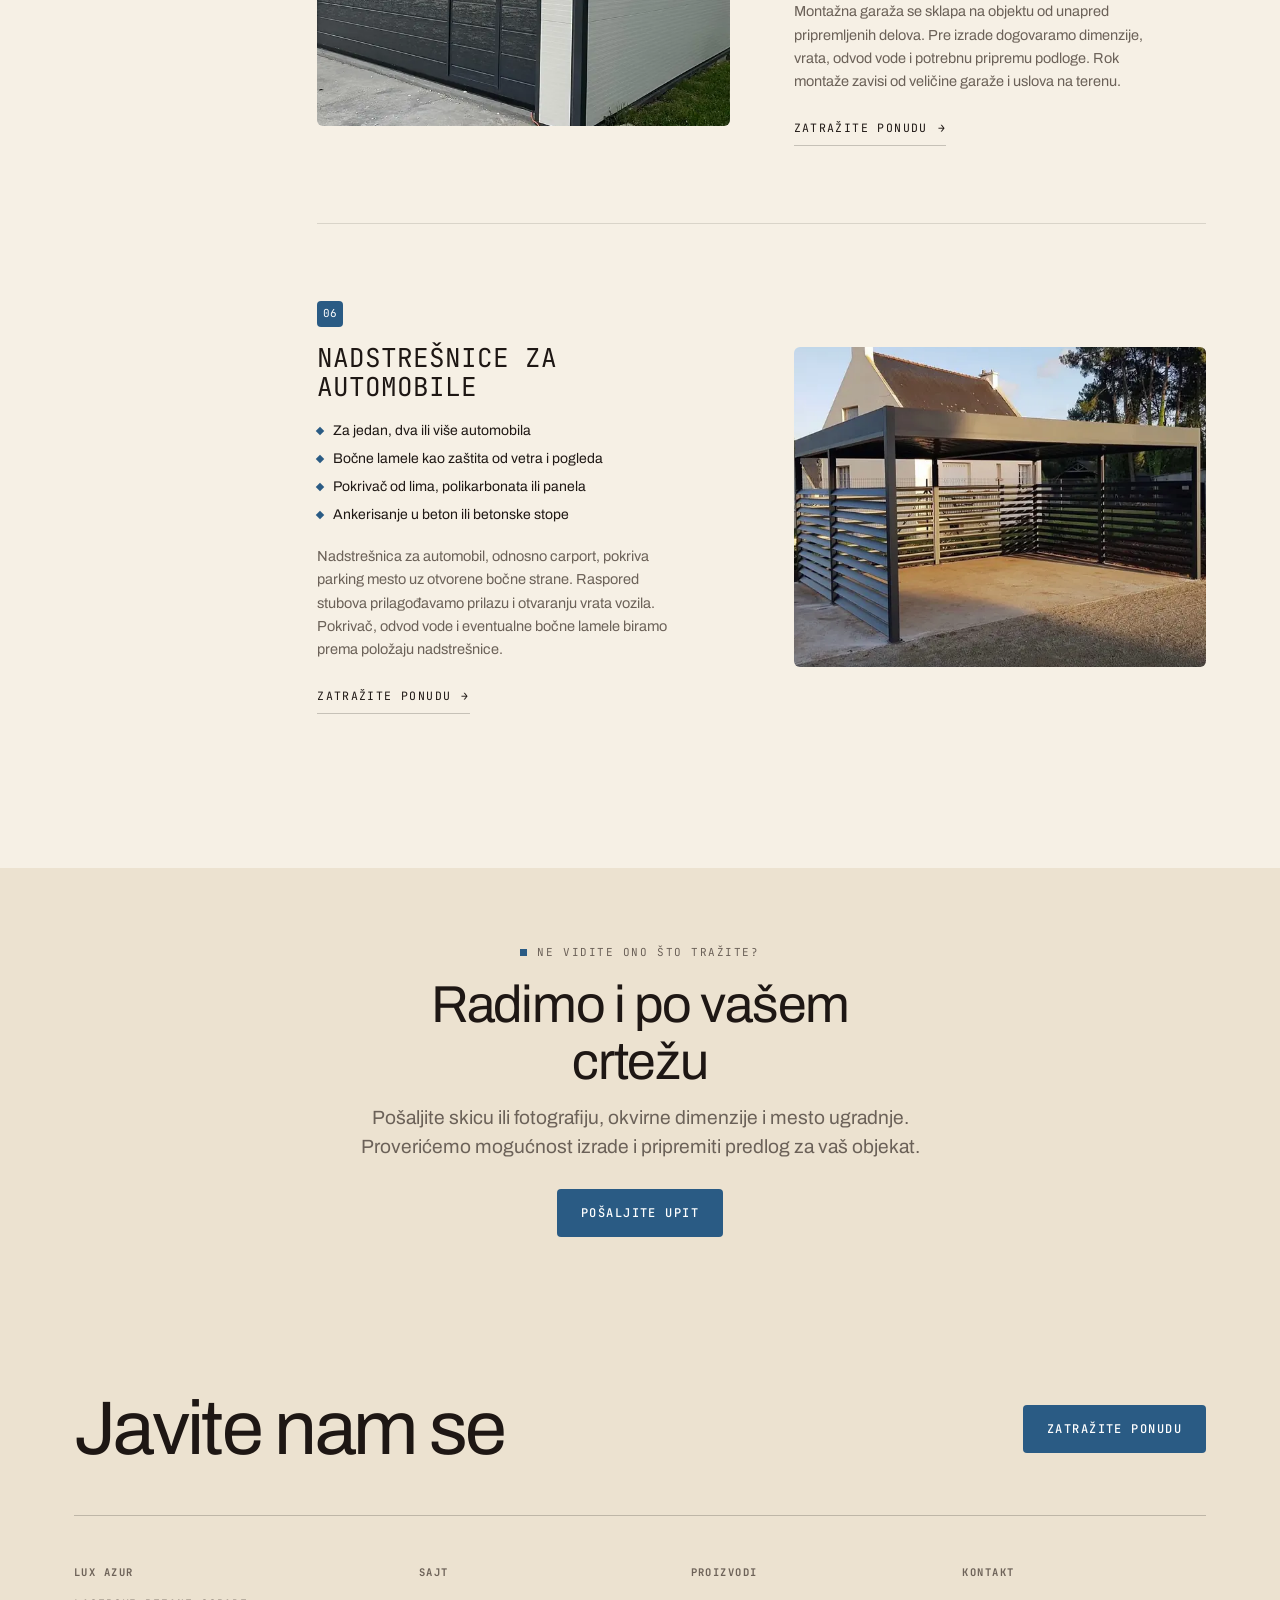
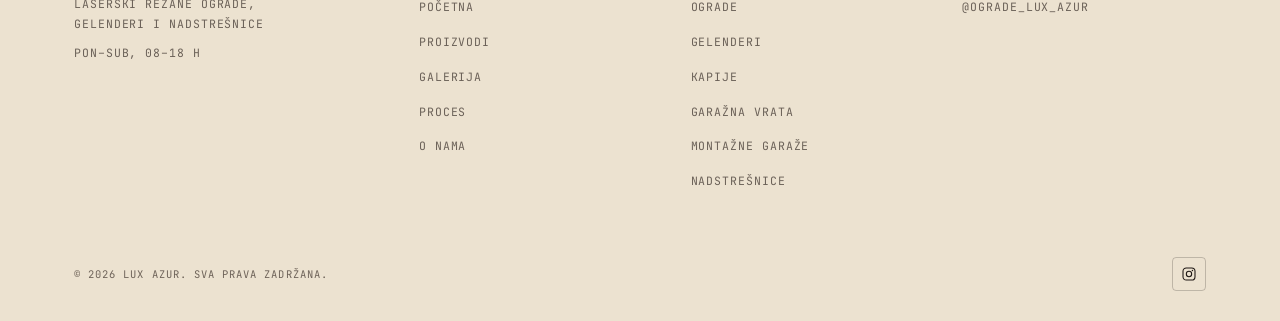
<file: site/proizvodi.html>
<!doctype html>
<html lang="sr">
<head>
<meta charset="utf-8">
<meta name="viewport" content="width=device-width,initial-scale=1">
<title>Ograde, gelenderi, kapije i garaže po meri | Lux Azur</title>
<meta name="description" content="Ograde za terase, unutrašnji gelenderi, kapije, garažna vrata, montažne garaže i nadstrešnice. Pogledajte materijale i opcije ugradnje.">
<meta name="theme-color" content="#F6F0E5">
<link rel="canonical" href="./proizvodi.html">

<meta property="og:type" content="website">
<meta property="og:title" content="Ograde, gelenderi, kapije i garaže po meri | Lux Azur">
<meta property="og:description" content="Ograde za terase, unutrašnji gelenderi, kapije, garažna vrata, montažne garaže i nadstrešnice. Pogledajte materijale i opcije ugradnje.">
<meta property="og:image" content="./assets/img/ograda-drvo-zivota-02.webp">
<meta property="og:locale" content="sr_RS">

<link rel="icon" href="data:image/svg+xml,%3Csvg%20xmlns='http://www.w3.org/2000/svg'%20viewBox='0%200%2032%2032'%3E%3Crect%20width='32'%20height='32'%20rx='7'%20fill='%232A5B84'/%3E%3Ctext%20x='16'%20y='21.4'%20text-anchor='middle'%20font-family='Arial,Helvetica,sans-serif'%20font-size='15'%20font-weight='700'%20letter-spacing='-.4'%20fill='%23F6F0E5'%3ELA%3C/text%3E%3C/svg%3E">

<link rel="preconnect" href="https://fonts.googleapis.com">
<link rel="preconnect" href="https://fonts.gstatic.com" crossorigin>
<!-- fontovi se skidaju odmah, ali ne drze prvi prikaz (display=swap svakako
     prvo ispise sistemskim slogom, pa je cekanje bilo cist gubitak) -->
<link rel="preload" as="style" href="https://fonts.googleapis.com/css2?family=Archivo:wght@300;400;500;600&family=JetBrains+Mono:wght@400;500&display=swap">
<link rel="stylesheet" href="https://fonts.googleapis.com/css2?family=Archivo:wght@300;400;500;600&family=JetBrains+Mono:wght@400;500&display=swap" media="print" onload="this.media='all'">
<noscript><link rel="stylesheet" href="https://fonts.googleapis.com/css2?family=Archivo:wght@300;400;500;600&family=JetBrains+Mono:wght@400;500&display=swap"></noscript>
<link rel="stylesheet" href="./assets/css/site.css">
<script>(function(){var s=true;try{s=!sessionStorage.getItem("la_seen")}catch(e){try{s=!(document.referrer&&document.referrer.indexOf(location.host)>-1)}catch(_){s=true}}if(s){document.documentElement.className+=" js-loading";setTimeout(function(){document.documentElement.classList.remove("js-loading")},6500)}})();</script>
</head>
<body>

<div class="loader" aria-hidden="true"></div>

<!-- ================= NAV ================= -->
<header class="nav">
  <div class="nav__inner">
    <a class="brand" href="./index.html" aria-label="Lux Azur, početna">
      <span class="brand__name">Lux <em>Azur</em></span>
    </a>

    <nav class="nav__links" aria-label="Glavna navigacija">
      <a href="./proizvodi.html" aria-current="page">Proizvodi</a>
      <a href="./galerija.html">Galerija</a>
      <a href="./proces.html">Proces</a>
      <a href="./o-nama.html">O nama</a>
    </nav>

    <div class="nav__actions">
      <a class="btn btn--ghost" data-href-instagram href="https://www.instagram.com/ograde_lux_azur/" target="_blank" rel="noopener">Instagram</a>
      <a class="btn btn--accent" href="./kontakt.html">Zatražite ponudu</a>
    </div>

    <button class="nav__burger" aria-label="Meni" aria-expanded="false" aria-controls="drawer"><span></span></button>
  </div>
</header>

<div class="drawer" id="drawer">
  <a href="./proizvodi.html">Proizvodi <span>01</span></a>
  <a href="./galerija.html">Galerija <span>02</span></a>
  <a href="./proces.html">Proces <span>03</span></a>
  <a href="./o-nama.html">O nama <span>04</span></a>
  <a href="./kontakt.html">Kontakt <span>05</span></a>
  <div class="drawer__foot">
    <a class="btn btn--accent" href="./kontakt.html">Zatražite ponudu</a>
    <a class="btn btn--ghost" data-href-instagram href="https://www.instagram.com/ograde_lux_azur/" target="_blank" rel="noopener">Instagram</a>
  </div>
</div>

<main>

<section class="phead">
  <div class="wrap">
    <div class="phead__grid">
      <h1 class="rv"><span class="dot">·</span>Ograde, kapije i gelenderi</h1>
      <p class="lede rv rv-d1">Izrađujemo ograde, gelendere i kapije po meri, kao i garažna vrata, montažne garaže i nadstrešnice. Ovde možete uporediti namenu, materijale i opcije ugradnje.</p>
    </div>
    <div class="phead__banner rv rv-d2 plx">
      <img src="./assets/img/ograda-mozaik-01.webp" srcset="./assets/img/ograda-mozaik-01-640.webp 640w, ./assets/img/ograda-mozaik-01-960.webp 960w, ./assets/img/ograda-mozaik-01.webp 1170w" sizes="(max-width:1180px) 100vw, 1180px" alt="Ograda balkona i prilaza sa mozaik šarom" width="1170" height="1560" fetchpriority="high">
    </div>
  </div>
</section>

<section class="section section--tight">
  <div class="wrap split split--idx">
    <nav class="sticky-idx" aria-label="Spisak proizvoda">
      <a href="#ograde"><span>01</span>Ograde</a>
      <a href="#gelenderi"><span>02</span>Gelenderi</a>
      <a href="#kapije"><span>03</span>Kapije</a>
      <a href="#garazna-vrata"><span>04</span>Garažna vrata</a>
      <a href="#garaze"><span>05</span>Montažne garaže</a>
      <a href="#nadstresnice"><span>06</span>Nadstrešnice</a>
    </nav>

    <div>
      <article class="prow" id="ograde">
        <div class="prow__media rv plx">
          <img src="./assets/img/ograda-drvo-zivota-02.webp" srcset="./assets/img/ograda-drvo-zivota-02-640.webp 640w, ./assets/img/ograda-drvo-zivota-02-960.webp 960w, ./assets/img/ograda-drvo-zivota-02.webp 1200w" sizes="(max-width:900px) 100vw, 520px" alt="Ograda terase sa laserski rezanim motivom drveta" loading="lazy" decoding="async" width="1200" height="1600">
        </div>
        <div class="rv rv-d1">
          <span class="prow__n">01</span>
          <h2>Ograde za balkon i terasu</h2>
          <ul class="ticks">
          <li>Laserski rezani limeni paneli po meri</li>
          <li>Šara po izboru ili po vašem crtežu</li>
          <li>Materijal rukohvata prema mestu ugradnje</li>
          <li>Plastifikacija u izabranoj RAL nijansi</li>
          </ul>
          <p>Balkonske i terasne ograde izrađujemo od laserski rezanih panela u metalnom ramu. Otvorenija šara propušta više svetlosti, dok gušći motiv pruža više privatnosti. Dimenzije panela i način pričvršćivanja određujemo prema objektu.</p>
          <a class="link-underline" href="./kontakt.html">Zatražite ponudu <span class="arw">→</span></a>
        </div>
      </article>
      <article class="prow prow--flip" id="gelenderi">
        <div class="prow__media rv plx">
          <img src="./assets/img/gelender-organski.webp" srcset="./assets/img/gelender-organski-640.webp 640w, ./assets/img/gelender-organski-960.webp 960w, ./assets/img/gelender-organski.webp 1170w" sizes="(max-width:900px) 100vw, 520px" alt="Unutrašnji gelender sa organskom šarom i drvenim rukohvatom" loading="lazy" decoding="async" width="1170" height="1404">
        </div>
        <div class="rv rv-d1">
          <span class="prow__n">02</span>
          <h2>Unutrašnji gelenderi</h2>
          <ul class="ticks">
          <li>Za betonska, drvena i metalna stepeništa</li>
          <li>Drveni ili metalni rukohvat</li>
          <li>Raspored panela prema obliku stepeništa</li>
          <li>Bočno pričvršćivanje ili montaža odozgo</li>
          </ul>
          <p>Gelendere za unutrašnja stepeništa i podeste prilagođavamo nagibu i širini prolaza. Rukohvat, oblik panela i boju usklađujemo sa stepenicama i enterijerom. Mesta pričvršćivanja proveravamo pre izrade.</p>
          <a class="link-underline" href="./kontakt.html">Zatražite ponudu <span class="arw">→</span></a>
        </div>
      </article>
      <article class="prow" id="kapije">
        <div class="prow__media rv plx">
          <img src="./assets/img/kapija-klizna.webp" srcset="./assets/img/kapija-klizna-640.webp 640w, ./assets/img/kapija-klizna-960.webp 960w, ./assets/img/kapija-klizna.webp 1170w" sizes="(max-width:900px) 100vw, 520px" alt="Klizna kapija sa laserski rezanom šarom i pripadajuća ograda" loading="lazy" decoding="async" width="1170" height="1560">
        </div>
        <div class="rv rv-d1">
          <span class="prow__n">03</span>
          <h2>Kapije i dvorišne ograde</h2>
          <ul class="ticks">
          <li>Klizne, krilne i pešačke kapije</li>
          <li>Priprema za motor i interfon</li>
          <li>Usklađena šara na kapiji i ogradi</li>
          <li>Način otvaranja prema prostoru na prilazu</li>
          </ul>
          <p>Za kliznu kapiju proveravamo prostor uz ogradu, a za krilnu prostor potreban za otvaranje. Šaru i boju usklađujemo sa dvorišnom ogradom. Ako planirate motor ili interfon, pripremu za instalacije dogovaramo pre izrade.</p>
          <a class="link-underline" href="./kontakt.html">Zatražite ponudu <span class="arw">→</span></a>
        </div>
      </article>
      <article class="prow prow--flip" id="garazna-vrata">
        <div class="prow__media rv plx">
          <img src="./assets/img/garazna-vrata-rolo.webp" srcset="./assets/img/garazna-vrata-rolo-640.webp 640w, ./assets/img/garazna-vrata-rolo-960.webp 960w, ./assets/img/garazna-vrata-rolo.webp 1440w" sizes="(max-width:900px) 100vw, 520px" alt="Rolo i sekciona garažna vrata u antracit tonu" loading="lazy" decoding="async" width="1440" height="1440">
        </div>
        <div class="rv rv-d1">
          <span class="prow__n">04</span>
          <h2>Garažna vrata</h2>
          <ul class="ticks">
          <li>Sekciona vrata sa izolovanim panelom</li>
          <li>Rolo vrata sa kutijom iznad otvora</li>
          <li>Opcija pešačkih vrata kod odgovarajućih modela</li>
          <li>Ručno ili motorno otvaranje</li>
          </ul>
          <p>Tip garažnih vrata biramo prema širini otvora, visini nadvratnika i raspoloživom prostoru u garaži. Pri izboru dogovaramo izolaciju, način otvaranja i boju. Za ponudu pošaljite i fotografiju otvora iznutra.</p>
          <a class="link-underline" href="./kontakt.html">Zatražite ponudu <span class="arw">→</span></a>
        </div>
      </article>
      <article class="prow" id="garaze">
        <div class="prow__media rv plx">
          <img src="./assets/img/garaza-montazna-01.webp" srcset="./assets/img/garaza-montazna-01-640.webp 640w, ./assets/img/garaza-montazna-01-960.webp 960w, ./assets/img/garaza-montazna-01.webp 1440w" sizes="(max-width:900px) 100vw, 520px" alt="Montažna limena garaža sa ravnim krovom" loading="lazy" decoding="async" width="1440" height="1439">
        </div>
        <div class="rv rv-d1">
          <span class="prow__n">05</span>
          <h2>Montažne garaže</h2>
          <ul class="ticks">
          <li>Čelična potkonstrukcija i limena obloga</li>
          <li>Ravan ili jednovodni krov sa olukom</li>
          <li>Za jedan ili dva automobila, po meri placa</li>
          <li>Montaža na prethodno pripremljenu podlogu</li>
          </ul>
          <p>Montažna garaža se sklapa na objektu od unapred pripremljenih delova. Pre izrade dogovaramo dimenzije, vrata, odvod vode i potrebnu pripremu podloge. Rok montaže zavisi od veličine garaže i uslova na terenu.</p>
          <a class="link-underline" href="./kontakt.html">Zatražite ponudu <span class="arw">→</span></a>
        </div>
      </article>
      <article class="prow prow--flip" id="nadstresnice">
        <div class="prow__media rv plx">
          <img src="./assets/img/nadstresnica-02.webp" srcset="./assets/img/nadstresnica-02-640.webp 640w, ./assets/img/nadstresnica-02-960.webp 960w, ./assets/img/nadstresnica-02.webp 1170w" sizes="(max-width:900px) 100vw, 520px" alt="Nadstrešnica za dva automobila sa bočnim lamelama" loading="lazy" decoding="async" width="1170" height="1080">
        </div>
        <div class="rv rv-d1">
          <span class="prow__n">06</span>
          <h2>Nadstrešnice za automobile</h2>
          <ul class="ticks">
          <li>Za jedan, dva ili više automobila</li>
          <li>Bočne lamele kao zaštita od vetra i pogleda</li>
          <li>Pokrivač od lima, polikarbonata ili panela</li>
          <li>Ankerisanje u beton ili betonske stope</li>
          </ul>
          <p>Nadstrešnica za automobil, odnosno carport, pokriva parking mesto uz otvorene bočne strane. Raspored stubova prilagođavamo prilazu i otvaranju vrata vozila. Pokrivač, odvod vode i eventualne bočne lamele biramo prema položaju nadstrešnice.</p>
          <a class="link-underline" href="./kontakt.html">Zatražite ponudu <span class="arw">→</span></a>
        </div>
      </article>
    </div>
  </div>
</section>

<section class="section section--tight section--bone">
  <div class="wrap center">
    <p class="eyebrow rv">Ne vidite ono što tražite?</p>
    <h2 class="h2 rv rv-d1" style="margin:16px auto 14px;max-width:16ch">Radimo i po vašem crtežu</h2>
    <p class="lede rv rv-d1" style="margin-bottom:28px">Pošaljite skicu ili fotografiju, okvirne dimenzije i mesto ugradnje. Proverićemo mogućnost izrade i pripremiti predlog za vaš objekat.</p>
    <a class="btn btn--accent btn--lg rv rv-d2" href="./kontakt.html">Pošaljite upit</a>
  </div>
</section>

</main>

<!-- ================= FOOTER ================= -->
<footer class="foot">
  <div class="wrap">
    <div class="foot__cta">
      <h2>Javite nam se</h2>
      <a class="btn btn--accent btn--lg" href="./kontakt.html">Zatražite ponudu</a>
    </div>

    <hr>

    <div class="foot__cols">
      <div>
        <h3>Lux Azur</h3>
        <ul>
          <li><p>Laserski rezane ograde,<br>gelenderi i nadstrešnice</p></li>
          <li data-contact="address"><p data-value></p></li>
          <li data-contact="hours"><p data-value></p></li>
        </ul>
      </div>
      <div>
        <h3>Sajt</h3>
        <ul>
          <li><a href="./index.html">Početna</a></li>
          <li><a href="./proizvodi.html">Proizvodi</a></li>
          <li><a href="./galerija.html">Galerija</a></li>
          <li><a href="./proces.html">Proces</a></li>
          <li><a href="./o-nama.html">O nama</a></li>
        </ul>
      </div>
      <div>
        <h3>Proizvodi</h3>
        <ul>
          <li><a href="./proizvodi.html#ograde">Ograde</a></li>
          <li><a href="./proizvodi.html#gelenderi">Gelenderi</a></li>
          <li><a href="./proizvodi.html#kapije">Kapije</a></li>
          <li><a href="./proizvodi.html#garazna-vrata">Garažna vrata</a></li>
          <li><a href="./proizvodi.html#garaze">Montažne garaže</a></li>
          <li><a href="./proizvodi.html#nadstresnice">Nadstrešnice</a></li>
        </ul>
      </div>
      <div>
        <h3>Kontakt</h3>
        <ul>
          <li data-contact="phone"><a href="#" data-value></a></li>
          <li data-contact="email"><a href="#" data-value></a></li>
          <li data-contact="instagram"><a href="#" target="_blank" rel="noopener" data-value></a></li>
        </ul>
      </div>
    </div>

    <div class="foot__bottom">
      <span>© <span data-year>2026</span> Lux Azur. Sva prava zadržana.</span>
      <div class="foot__social">
        <a data-href-instagram href="https://www.instagram.com/ograde_lux_azur/" target="_blank" rel="noopener" aria-label="Instagram">
          <svg width="16" height="16" viewBox="0 0 24 24" fill="none" aria-hidden="true">
            <rect x="3" y="3" width="18" height="18" rx="5" stroke="currentColor" stroke-width="1.6"/>
            <circle cx="12" cy="12" r="4" stroke="currentColor" stroke-width="1.6"/>
            <circle cx="17.2" cy="6.8" r="1.1" fill="currentColor"/>
          </svg>
        </a>
      </div>
    </div>
  </div>
</footer>

<script src="./assets/js/site.js"></script>
</body>
</html>
</file>
<file: site/assets/css/site.css>
/* ==========================================================================
   LUX AZUR — design system
   Grotesk: Archivo · Mono: JetBrains Mono
   Paleta: svetli krem + azur plavi detalji
   ========================================================================== */

:root{
  /* tamna (topla, braon-crna - ne hladna siva) */
  --ink:        #1E1714;
  --ink-2:      #2A211C;

  /* krem podloge */
  --paper:      #F6F0E5;   /* strana */
  --bone:       #ECE2D0;   /* footer, sekcija sa sarama */
  --bone-2:     #FAF6EE;   /* podloga dok se slika ne ucita */
  --field:      #FFFCF7;   /* polja forme, malo svetlija od strane */

  /* text */
  --fg:         #1E1714;
  --fg-muted:   #6B6158;
  --fg-faint:   #6E6359;   /* 5.1:1 na paper, 4.5:1 na bone */
  --on-dark-mut:rgba(255,248,238,.64);

  /* akcenat: azur plava (po imenu), prigusena da ne vice */
  --accent:      #2A5B84;   /* 6.3:1 na paper, beli tekst na njoj 7.2:1 */
  --accent-ink:  #1F4766;   /* hover */
  --accent-soft: rgba(42,91,132,.10);
  --accent-lite: #8DB4D6;   /* plava na tamnoj podlozi: 8.1:1 na ink (osnovna samo 2.5:1) */

  /* lines */
  --line:       rgba(30,23,20,.13);
  --line-strong:rgba(30,23,20,.22);
  --line-dark:  rgba(255,248,238,.18);

  /* type */
  --sans: "Archivo", ui-sans-serif, system-ui, -apple-system, "Segoe UI", Roboto, sans-serif;
  --mono: "JetBrains Mono", ui-monospace, SFMono-Regular, Menlo, Consolas, monospace;

  /* metrics */
  --wrap: 1180px;
  --gut: 24px;
  --nav-h: 58px;
  --r: 6px;
  --r-lg: 10px;

  --ease: cubic-bezier(.22,.61,.36,1);
}

/* ---------- reset ---------- */
*,*::before,*::after{box-sizing:border-box}
html{-webkit-text-size-adjust:100%;scroll-behavior:smooth}
[id]{scroll-margin-top:calc(var(--nav-h) + 40px)}
body{
  margin:0;
  background:var(--paper);
  color:var(--fg);
  font-family:var(--sans);
  font-size:16px;
  line-height:1.55;
  -webkit-font-smoothing:antialiased;
  -moz-osx-font-smoothing:grayscale;
  /* clip, ne hidden: hidden bi od <body> napravio sopstveni skrol kontejner,
     pa paralaksa (animation-timeline:view()) ne bi imala sta da prati */
  overflow-x:clip;
}
/* skrol se zakljucava SAMO na <html> (klasa no-scroll, meni i lightbox).
   <body> ne sme da dobije overflow:hidden: tada bi postao skrol kontejner,
   paralaksa (view()) bi se prikacila za njega i slike bi skocile */
html.no-scroll{overflow:hidden}
a,button,summary,[role="button"]{-webkit-tap-highlight-color:transparent}
img,video{max-width:100%;display:block}
a{color:inherit;text-decoration:none}
button{font:inherit;color:inherit;background:none;border:0;cursor:pointer}
h1,h2,h3,h4,p,figure,blockquote{margin:0}
ul,ol{margin:0;padding:0;list-style:none}
::selection{background:var(--accent);color:#fff}

:focus-visible{outline:2px solid var(--accent);outline-offset:3px;border-radius:2px}
.nav--dark :focus-visible,.hero :focus-visible{outline-color:#fff}

/* ---------- layout ---------- */
.wrap{width:100%;max-width:var(--wrap);margin-inline:auto;padding-inline:var(--gut)}
.section{padding-block:clamp(72px,9vw,128px)}
.section--tight{padding-block:clamp(56px,6vw,84px)}
.section--dark{background:var(--ink);color:#FFF8EE}
.section--bone{background:var(--bone)}

/* ---------- type ---------- */
.mono{font-family:var(--mono);font-weight:400}

.eyebrow{
  font-family:var(--mono);
  font-size:11px;
  letter-spacing:.14em;
  text-transform:uppercase;
  color:var(--fg-muted);
  display:flex;align-items:center;gap:10px;
}
.eyebrow::before{content:"";width:7px;height:7px;background:var(--accent);flex:none}
.section--dark .eyebrow{color:var(--on-dark-mut)}
.section--dark .eyebrow::before{background:var(--accent-lite)}

.h1{font-size:clamp(30px,5.1vw,60px);font-weight:400;line-height:1.06;letter-spacing:-.025em}
.h2{font-size:clamp(28px,4.3vw,52px);font-weight:400;line-height:1.08;letter-spacing:-.025em}
.h3{font-size:clamp(22px,2.6vw,34px);font-weight:400;line-height:1.16;letter-spacing:-.02em}
.lede{font-size:clamp(17px,1.5vw,20px);line-height:1.5;color:var(--fg-muted);max-width:56ch}
.small{font-size:14px;line-height:1.6;color:var(--fg-muted)}
.sup{font-family:var(--mono);font-size:.34em;vertical-align:super;letter-spacing:0;color:var(--accent);font-weight:500}
.center{text-align:center}
.center .lede{margin-inline:auto}
.center .eyebrow{justify-content:center}

/* ---------- buttons ---------- */
.btn{
  display:inline-flex;align-items:center;justify-content:center;gap:10px;
  font-family:var(--mono);font-size:11.5px;font-weight:500;letter-spacing:.12em;text-transform:uppercase;
  padding:0 18px;height:40px;border-radius:4px;white-space:nowrap;
  transition:background .2s var(--ease),color .2s var(--ease),transform .2s var(--ease),border-color .2s var(--ease);
}
.btn:active{transform:translateY(1px)}
.btn--accent{background:var(--accent);color:#fff}
.btn--accent:hover{background:var(--accent-ink)}
.btn--ghost{background:var(--bone);color:var(--ink)}
.btn--ghost:hover{background:#E2D5BF}
.btn--line{border:1px solid var(--line-strong);color:var(--ink)}
.btn--line:hover{background:var(--accent);color:#fff;border-color:var(--accent)}
.btn--lg{height:48px;padding:0 24px;font-size:12px}

.link-underline{
  display:inline-flex;align-items:center;gap:10px;
  font-family:var(--mono);font-size:11.5px;letter-spacing:.12em;text-transform:uppercase;
  padding-bottom:8px;border-bottom:1px solid var(--line-strong);
  transition:border-color .25s var(--ease),color .25s var(--ease),gap .25s var(--ease);
}
.link-underline:hover{border-color:var(--accent);color:var(--accent);gap:14px}
.link-underline .arw{transition:transform .25s var(--ease)}
.link-underline:hover .arw{transform:translateX(3px)}

/* ==========================================================================
   NAV
   ========================================================================== */
.nav{position:fixed;inset:14px 0 auto;z-index:100;pointer-events:none}
.nav__inner{
  pointer-events:auto;
  width:min(100% - 28px,1180px);margin-inline:auto;height:var(--nav-h);
  display:flex;align-items:center;gap:26px;padding:0 8px 0 16px;border-radius:8px;
  background:rgba(246,240,229,.9);
  backdrop-filter:blur(14px) saturate(160%);
  -webkit-backdrop-filter:blur(14px) saturate(160%);
  border:1px solid var(--line);
  box-shadow:0 1px 2px rgba(30,23,20,.05),0 12px 32px -18px rgba(30,23,20,.3);
  transition:background .35s var(--ease),border-color .35s var(--ease),color .35s var(--ease),box-shadow .35s var(--ease);
  color:var(--ink);
}
.nav--dark .nav__inner{
  background:rgba(30,23,20,.82);border-color:rgba(255,248,238,.12);color:#fff;
  box-shadow:0 18px 44px -26px rgba(0,0,0,.7);
}

.brand{display:flex;align-items:center;flex:none}
.brand__name{font-size:19px;font-weight:500;letter-spacing:-.03em;line-height:1;white-space:nowrap}
.brand__name em{font-style:normal;font-weight:300;color:var(--fg-muted)}
.nav--dark .brand__name em{color:inherit;opacity:.7}

.nav__links{display:flex;align-items:center;gap:22px;margin-left:8px}
.nav__links a{
  font-family:var(--mono);font-size:11px;letter-spacing:.12em;text-transform:uppercase;
  opacity:.72;transition:opacity .2s var(--ease);position:relative;padding-block:6px;
}
.nav__links a:hover{opacity:1}
.nav__links a[aria-current="page"]{opacity:1}
.nav__links a[aria-current="page"]::after{content:"";position:absolute;left:0;right:0;bottom:0;height:1px;background:var(--accent)}
.nav--dark .nav__links a[aria-current="page"]::after{background:#fff}

.nav__actions{margin-left:auto;display:flex;align-items:center;gap:8px}
.nav--dark .btn--ghost{background:rgba(255,255,255,.14);color:#fff}
.nav--dark .btn--ghost:hover{background:rgba(255,255,255,.24)}

.nav__burger{display:none;width:40px;height:40px;margin-left:auto;align-items:center;justify-content:center;border-radius:4px}
.nav__burger span{display:block;width:17px;height:1.5px;background:currentColor;position:relative;transition:background .1s}
.nav__burger span::before,.nav__burger span::after{
  content:"";position:absolute;left:0;width:17px;height:1.5px;background:currentColor;transition:transform .3s var(--ease)
}
.nav__burger span::before{top:-5px}
.nav__burger span::after{top:5px}
body.menu-open .nav__burger span{background:transparent}
body.menu-open .nav__burger span::before{transform:translateY(5px) rotate(45deg)}
body.menu-open .nav__burger span::after{transform:translateY(-5px) rotate(-45deg)}

/* mobile drawer */
.drawer{
  position:fixed;inset:0;z-index:99;background:var(--paper);color:var(--ink);
  padding:calc(var(--nav-h) + 40px) var(--gut) 40px;
  display:flex;flex-direction:column;overflow-y:auto;
  opacity:0;visibility:hidden;transform:translateY(-8px);
  transition:opacity .3s var(--ease),transform .3s var(--ease),visibility .3s;
}
body.menu-open .drawer{opacity:1;visibility:visible;transform:none}
.drawer a{
  font-family:var(--mono);font-size:22px;letter-spacing:.02em;text-transform:uppercase;
  padding-block:18px;border-bottom:1px solid var(--line);
  display:flex;justify-content:space-between;align-items:center;
}
.drawer a span{font-size:11px;color:var(--accent)}
.drawer__foot{margin-top:auto;padding-top:28px;display:flex;gap:10px;flex-wrap:wrap}

/* ==========================================================================
   HERO
   ========================================================================== */
.hero{
  position:relative;
  /* tacno prvi ekran, traka sa uslugama je ispod njega. svh, ne dvh: na
     telefonu je to ekran sa prikazanom trakom pregledaca, a velicina se ne
     menja dok se traka skriva u skrolu, pa strana ne poskakuje */
  min-height:100vh;      /* fallback */
  min-height:100svh;
  display:flex;flex-direction:column;justify-content:flex-end;
  background:var(--ink);color:#fff;overflow:hidden;overflow:clip;isolation:isolate;
}
.hero__media{position:absolute;inset:0;z-index:-2}
.hero__media img{
  width:100%;height:100%;object-fit:cover;object-position:60% 50%;
  animation:heroDrift 26s var(--ease) infinite alternate;
}
@keyframes heroDrift{from{transform:scale(1)}to{transform:scale(1.07)}}
.hero__scrim{
  position:absolute;inset:0;z-index:-1;
  background:
    linear-gradient(180deg,rgba(22,15,12,.16) 0%,rgba(22,15,12,0) 22%,rgba(22,15,12,.12) 46%,rgba(22,15,12,.62) 74%,rgba(22,15,12,.88) 100%),
    linear-gradient(90deg,rgba(22,15,12,.38) 0%,rgba(22,15,12,0) 62%);
}
.hero__grain{
  position:absolute;inset:0;z-index:-1;opacity:.15;mix-blend-mode:overlay;pointer-events:none;
  background-image:url("data:image/svg+xml,%3Csvg xmlns='http://www.w3.org/2000/svg' width='160' height='160'%3E%3Cfilter id='n'%3E%3CfeTurbulence type='fractalNoise' baseFrequency='.85' numOctaves='3'/%3E%3C/filter%3E%3Crect width='160' height='160' filter='url(%23n)'/%3E%3C/svg%3E");
}

.hero__body{padding-top:calc(var(--nav-h) + 90px);padding-bottom:clamp(40px,7vh,72px)}
.hero__title{
  font-family:var(--mono);font-weight:400;text-transform:uppercase;
  font-size:clamp(23px,4.55vw,58px);line-height:1.04;letter-spacing:-.005em;text-wrap:balance;
}
.hero__title .dot{color:var(--accent-lite);margin-right:.35em}
.hero__title{text-shadow:0 2px 24px rgba(22,15,12,.35)}
/* plavi pocetak linije (svetlija nijansa, jer je ispod tamna fotografija), ostatak beo */
.hero__rule{height:2px;background:linear-gradient(90deg,var(--accent-lite) 0 72px,rgba(255,255,255,.36) 72px);margin-top:clamp(20px,3vw,34px)}
.hero__meta{margin-top:18px;display:flex;gap:28px;align-items:flex-start;justify-content:space-between;flex-wrap:wrap}
.hero__sub{font-size:14.5px;line-height:1.5;max-width:46ch;color:rgba(255,255,255,.9)}
.hero__coord{font-family:var(--mono);font-size:11.5px;letter-spacing:.1em;color:rgba(255,255,255,.74);white-space:nowrap}

/* traka sa uslugama, prvo sto se vidi kad se skroluje ispod hero-a */
.strip{background:var(--paper);color:var(--fg-muted);padding-block:22px;border-top:2px solid var(--accent)}
.strip ul{display:flex;align-items:center;justify-content:space-between;gap:20px;flex-wrap:wrap}
.strip li{font-family:var(--mono);font-size:11px;letter-spacing:.14em;text-transform:uppercase;display:flex;align-items:center;gap:10px}
.strip li::before{content:"";width:6px;height:6px;background:var(--accent);flex:none}

/* ==========================================================================
   STATEMENT
   ========================================================================== */
.media-cap{border-radius:var(--r);overflow:hidden;aspect-ratio:4/3.2;background:var(--bone-2)}
.media-cap img{width:100%;height:100%;object-fit:cover}

.statement{max-width:790px;margin-top:34px}
.statement p{font-size:clamp(25px,3.5vw,42px);line-height:1.2;letter-spacing:-.025em;text-wrap:pretty}
.statement p b{font-weight:500}

/* ==========================================================================
   FEATURE CARD
   ========================================================================== */
.fcard{
  position:relative;margin-top:clamp(40px,5vw,62px);border-radius:var(--r-lg);overflow:hidden;overflow:clip;
  min-height:clamp(420px,52vw,540px);display:flex;flex-direction:column;justify-content:space-between;
  color:#fff;isolation:isolate;background:var(--ink);
}
.fcard__media{position:absolute;inset:0;z-index:-2}
.fcard__media img{width:100%;height:100%;object-fit:cover;object-position:50% 40%}
.fcard__media::after{
  content:"";position:absolute;inset:0;
  background:linear-gradient(180deg,rgba(22,15,12,.72) 0%,rgba(22,15,12,.34) 40%,rgba(22,15,12,.9) 100%);
}
.fcard__head{display:flex;justify-content:space-between;gap:24px;padding:clamp(22px,3vw,34px)}
.fcard__title{
  font-family:var(--mono);text-transform:uppercase;font-weight:400;
  font-size:clamp(17px,2.2vw,27px);line-height:1.18;max-width:15ch;
}
.fcard__num{font-family:var(--mono);font-size:clamp(22px,3vw,34px);opacity:.9;line-height:1}

.ftabs{display:grid;grid-template-columns:repeat(4,1fr);padding:0 clamp(22px,3vw,34px) clamp(22px,3vw,34px)}
.ftab{
  text-align:left;padding:14px 18px 0 0;position:relative;
  border-top:1px solid rgba(255,255,255,.26);color:rgba(255,255,255,.72);
  transition:color .25s var(--ease);
}
.ftab + .ftab{padding-left:18px}
.ftab::after{content:"";position:absolute;top:-1px;left:0;height:2px;width:0;background:var(--accent-lite);transition:width .45s var(--ease)}
.ftab[aria-selected="true"]{color:#fff}
.ftab[aria-selected="true"]::after{width:100%}
.ftab__label{font-size:15px;letter-spacing:-.01em;display:block}
.ftab__body{
  display:grid;grid-template-rows:0fr;opacity:0;
  transition:grid-template-rows .4s var(--ease),opacity .3s var(--ease),margin .4s var(--ease);
}
.ftab__body > span{overflow:hidden;display:block;font-size:12.5px;line-height:1.5;color:rgba(255,255,255,.72)}
.ftab[aria-selected="true"] .ftab__body{grid-template-rows:1fr;opacity:1;margin-top:10px}

/* ==========================================================================
   SPLIT + INDEX LIST
   ========================================================================== */
.split{display:grid;grid-template-columns:minmax(0,.86fr) minmax(0,1.14fr);gap:clamp(32px,6vw,86px)}
.split--even{grid-template-columns:1fr 1fr}
.split--idx{grid-template-columns:192px minmax(0,1fr);gap:clamp(26px,4vw,64px)}
.split__aside .h2{margin-bottom:18px}
.split__aside .lede{font-size:14.5px;max-width:42ch;margin-bottom:26px}

.idx{border-top:1px solid var(--line)}
.idx__row{
  display:flex;align-items:center;gap:clamp(18px,3vw,42px);
  padding-block:clamp(15px,1.7vw,21px);border-bottom:1px solid var(--line);
  position:relative;transition:padding-left .3s var(--ease);
}
.idx__row::before{
  content:"";position:absolute;left:0;right:0;bottom:-1px;height:1px;background:var(--accent);
  transform:scaleX(0);transform-origin:left;transition:transform .5s var(--ease);
}
.idx__row:hover{padding-left:10px}
.idx__row:hover::before{transform:scaleX(1)}
.idx__n{font-family:var(--mono);font-size:11px;color:var(--fg-faint);letter-spacing:.08em;flex:none;width:2ch}
.idx__label{
  font-family:var(--mono);font-size:clamp(12.5px,1.35vw,15.5px);letter-spacing:.07em;text-transform:uppercase;
  flex:1;transition:color .25s var(--ease);
}
.idx__row:hover .idx__label{color:var(--accent)}
.idx__arw{color:var(--fg-faint);opacity:0;transform:translateX(-6px);transition:opacity .3s var(--ease),transform .3s var(--ease);flex:none}
.idx__row:hover .idx__arw{opacity:1;transform:none;color:var(--accent)}

/* ==========================================================================
   PROCESS TABS + PANEL
   ========================================================================== */
.ptabs{display:flex;flex-direction:column}
.ptab{text-align:left;padding-block:16px;border-bottom:1px solid var(--line);position:relative}
.ptab::after{content:"";position:absolute;left:0;bottom:-1px;height:1px;width:0;background:var(--accent);transition:width .5s var(--ease)}
.ptab[aria-selected="true"]::after{width:100%}
.ptab__top{display:flex;align-items:center;gap:14px}
.ptab__ico{width:17px;height:17px;flex:none;color:var(--fg-faint);transition:color .25s var(--ease)}
.ptab__label{font-family:var(--mono);font-size:12.5px;letter-spacing:.1em;text-transform:uppercase;color:var(--fg-muted);transition:color .25s var(--ease)}
.ptab[aria-selected="true"] .ptab__label,.ptab:hover .ptab__label{color:var(--accent)}
.ptab[aria-selected="true"] .ptab__ico{color:var(--accent)}
.ptab__body{display:grid;grid-template-rows:0fr;opacity:0;transition:grid-template-rows .45s var(--ease),opacity .3s var(--ease),margin .45s var(--ease)}
.ptab__body > p{overflow:hidden;font-size:14px;line-height:1.55;color:var(--accent);max-width:50ch}
.ptab[aria-selected="true"] .ptab__body{grid-template-rows:1fr;opacity:1;margin-top:12px}

.ppanel{position:relative;border-radius:var(--r);overflow:hidden;overflow:clip;background:var(--bone);aspect-ratio:4/3}
.ppanel__img{position:absolute;inset:0;opacity:0;transition:opacity .6s var(--ease)}
.ppanel__img.is-on{opacity:1}
.ppanel__img img,.ppanel__img video{width:100%;height:100%;object-fit:cover}
.ppanel__card{
  position:absolute;left:clamp(14px,4%,30px);right:clamp(14px,4%,30px);bottom:clamp(14px,5%,32px);
  background:rgba(30,23,20,.88);backdrop-filter:blur(12px);-webkit-backdrop-filter:blur(12px);
  border:1px solid rgba(255,255,255,.1);border-radius:5px;color:#fff;padding:13px 15px;
  box-shadow:0 22px 48px -28px rgba(0,0,0,.9);
}
.ppanel__card h3{font-size:13.5px;font-weight:500;letter-spacing:-.01em;margin-bottom:10px}
.ppanel__card table{width:100%;border-collapse:collapse;font-family:var(--mono);font-size:10.5px}
.ppanel__card td{padding-block:6px;border-top:1px solid rgba(255,255,255,.1);color:rgba(255,255,255,.62);white-space:nowrap}
.ppanel__card tr:first-child td{border-top:0}
.ppanel__card td:first-child{color:#fff}
.ppanel__card td:last-child{text-align:right}
.pill{display:inline-flex;align-items:center;gap:6px;padding:2px 7px;border-radius:99px;background:rgba(255,255,255,.1);color:#fff}
.pill::before{content:"";width:5px;height:5px;border-radius:50%;background:var(--accent)}
.pill--ok::before{background:#37D67A}

/* ==========================================================================
   TILES
   ========================================================================== */
.tiles{display:grid;grid-template-columns:repeat(4,1fr);gap:12px;margin-top:clamp(34px,4vw,54px)}
.tile{position:relative;border-radius:5px;overflow:hidden;aspect-ratio:1/1.06;background:var(--ink);display:block}
.tile img{width:100%;height:100%;object-fit:cover;transition:scale .8s var(--ease)}
.tile:hover img{scale:calc(var(--plx-s,1) * 1.06)}
.tile::after{
  content:"";position:absolute;inset:0;
  background:linear-gradient(180deg,rgba(22,15,12,.72) 0%,rgba(22,15,12,.12) 46%,rgba(22,15,12,.3) 100%);
}
.tile span{
  position:absolute;top:12px;left:13px;right:13px;z-index:2;color:#fff;
  font-size:13.5px;letter-spacing:-.01em;line-height:1.25;text-shadow:0 1px 10px rgba(0,0,0,.5);
}

/* ==========================================================================
   PATTERN CAROUSEL
   ========================================================================== */
.carousel__head{display:flex;align-items:flex-end;justify-content:space-between;gap:24px;margin-bottom:22px}
.carousel__nav{display:flex;gap:8px}
.cbtn{
  width:38px;height:38px;border:1px solid var(--line-strong);border-radius:4px;display:grid;place-items:center;
  transition:background .2s var(--ease),color .2s var(--ease),border-color .2s var(--ease);
}
.cbtn:hover:not(:disabled){background:var(--accent);color:#fff;border-color:var(--accent)}
.cbtn:disabled{opacity:.3;cursor:default}

.carousel{display:flex;gap:12px;overflow-x:auto;scroll-snap-type:x mandatory;scrollbar-width:none;padding-bottom:4px}
.carousel::-webkit-scrollbar{display:none}
.pcard{
  flex:0 0 clamp(240px,30%,336px);scroll-snap-align:start;
  background:var(--paper);border-radius:6px;overflow:hidden;overflow:clip;display:flex;flex-direction:column;
}
.pcard__img{aspect-ratio:4/3;overflow:hidden;background:var(--bone-2)}
.pcard__img img{width:100%;height:100%;object-fit:cover;transition:scale .8s var(--ease)}
.pcard:hover .pcard__img img{scale:calc(var(--plx-s,1) * 1.05)}
.pcard__body{padding:16px 17px 20px}
.pcard__name{font-family:var(--mono);font-size:12px;letter-spacing:.1em;text-transform:uppercase;color:var(--accent);margin-bottom:8px}
.pcard__txt{font-size:13.5px;line-height:1.5;color:var(--fg-muted)}

/* ==========================================================================
   PRODUCT ROWS
   ========================================================================== */
.prow{display:grid;grid-template-columns:1fr 1fr;gap:clamp(24px,5vw,72px);align-items:center;padding-block:clamp(44px,6vw,80px);border-top:1px solid var(--line)}
.prow:first-of-type{border-top:0}
.prow--flip .prow__media{order:2}
.prow__media{border-radius:6px;overflow:hidden;aspect-ratio:4/3.1;background:var(--bone-2)}
.prow__media img{width:100%;height:100%;object-fit:cover}
.prow__n{width:26px;height:26px;border-radius:4px;background:var(--accent);color:#fff;display:grid;place-items:center;font-family:var(--mono);font-size:11px;margin-bottom:16px}
.prow h2{font-family:var(--mono);text-transform:uppercase;font-weight:400;font-size:clamp(18px,2.1vw,26px);line-height:1.15;margin-bottom:18px}
.ticks{margin-bottom:20px;display:flex;flex-direction:column;gap:7px}
.ticks li{display:flex;gap:10px;align-items:flex-start;font-size:14px;line-height:1.5}
.ticks li::before{content:"";width:6px;height:6px;margin-top:8px;flex:none;background:var(--accent);transform:rotate(45deg)}
.prow p{font-size:14.5px;line-height:1.6;color:var(--fg-muted);margin-bottom:22px;max-width:46ch}

.sticky-idx{position:sticky;top:calc(var(--nav-h) + 34px);align-self:start}
.sticky-idx a{
  display:flex;gap:12px;align-items:baseline;padding-block:9px;
  font-family:var(--mono);font-size:10.5px;letter-spacing:.1em;text-transform:uppercase;
  color:var(--fg-faint);border-bottom:1px solid var(--line);transition:color .2s var(--ease);
}
.sticky-idx a:hover,.sticky-idx a.is-on{color:var(--accent)}

/* ==========================================================================
   GALLERY
   ========================================================================== */
.filters{display:flex;gap:8px;flex-wrap:wrap;margin-bottom:26px}
.filter{
  font-family:var(--mono);font-size:11px;letter-spacing:.1em;text-transform:uppercase;
  padding:8px 14px;border:1px solid var(--line);border-radius:4px;color:var(--fg-muted);
  transition:background .2s var(--ease),color .2s var(--ease),border-color .2s var(--ease);
}
.filter:hover{border-color:var(--accent);color:var(--accent)}
.filter[aria-pressed="true"]{background:var(--accent);border-color:var(--accent);color:#fff}

.grid-gal{columns:3;column-gap:12px}
.gitem{break-inside:avoid;margin-bottom:12px;position:relative;border-radius:5px;overflow:hidden;display:block;width:100%;background:var(--bone-2);cursor:pointer}
.gitem img{width:100%;height:auto;transition:scale .7s var(--ease)}
.gitem:hover img{scale:calc(var(--plx-s,1) * 1.04)}
.gitem figcaption{
  position:absolute;inset:auto 0 0;padding:26px 14px 13px;
  background:linear-gradient(180deg,transparent,rgba(22,15,12,.8));color:#fff;
  font-family:var(--mono);font-size:10.5px;letter-spacing:.1em;text-transform:uppercase;
  opacity:0;transform:translateY(6px);transition:opacity .3s var(--ease),transform .3s var(--ease);
}
.gitem:hover figcaption{opacity:1;transform:none}
.gitem.is-hidden{display:none}

/* lightbox */
.lb{
  position:fixed;inset:0;z-index:200;background:rgba(22,15,12,.95);
  display:grid;place-items:center;padding:clamp(16px,4vw,54px);
  opacity:0;visibility:hidden;transition:opacity .3s var(--ease),visibility .3s;
}
.lb.is-open{opacity:1;visibility:visible}
.lb img{max-width:100%;max-height:82svh;object-fit:contain;border-radius:4px}
.lb__cap{
  position:absolute;left:0;right:0;bottom:clamp(16px,4vw,38px);text-align:center;
  font-family:var(--mono);font-size:11px;letter-spacing:.12em;text-transform:uppercase;color:rgba(255,255,255,.7);
}
.lb__x,.lb__p,.lb__n{
  position:absolute;width:44px;height:44px;display:grid;place-items:center;color:#fff;
  border:1px solid rgba(255,255,255,.2);border-radius:4px;transition:background .2s var(--ease);
}
.lb__x:hover,.lb__p:hover,.lb__n:hover{background:rgba(255,255,255,.14)}
.lb__x{top:clamp(14px,3vw,28px);right:clamp(14px,3vw,28px)}
.lb__p{left:clamp(10px,2vw,28px);top:50%;transform:translateY(-50%)}
.lb__n{right:clamp(10px,2vw,28px);top:50%;transform:translateY(-50%)}

/* ==========================================================================
   FORM
   ========================================================================== */
.form{display:grid;gap:16px}
.field{display:flex;flex-direction:column;gap:7px}
.field label{font-family:var(--mono);font-size:10.5px;letter-spacing:.12em;text-transform:uppercase;color:var(--fg-muted)}
.field input,.field select,.field textarea{
  font:inherit;font-size:15px;color:var(--ink);background:var(--field);
  border:1px solid var(--line);border-radius:4px;padding:11px 13px;
  transition:border-color .2s var(--ease),box-shadow .2s var(--ease);
}
.field textarea{resize:vertical;min-height:120px}
.field input:focus,.field select:focus,.field textarea:focus{outline:0;border-color:var(--accent);box-shadow:0 0 0 3px var(--accent-soft)}
.form__row{display:grid;grid-template-columns:1fr 1fr;gap:16px}
.form[hidden]{display:none}
.form[data-contact-fallback]{align-content:start}
.form__note{font-size:12.5px;color:var(--fg-faint);line-height:1.5}
.form__msg{
  font-family:var(--mono);font-size:12px;padding:12px 14px;border-radius:4px;
  background:var(--accent-soft);color:var(--accent-ink);display:none;line-height:1.6;
}
.form__msg.is-on{display:block}

.cstrip{display:grid;border-top:1px solid var(--line)}
.cstrip a,.cstrip div{
  display:flex;justify-content:space-between;gap:18px;align-items:center;
  padding-block:15px;border-bottom:1px solid var(--line);
  font-family:var(--mono);font-size:12px;letter-spacing:.08em;text-transform:uppercase;
  transition:color .2s var(--ease),padding-left .3s var(--ease);
}
.cstrip a:hover{color:var(--accent);padding-left:8px}
.cstrip .k{color:var(--fg-faint);font-size:10.5px}

/* ==========================================================================
   FAQ
   ========================================================================== */
.faq{border-top:1px solid var(--line)}
.faq details{border-bottom:1px solid var(--line)}
.faq summary{
  list-style:none;cursor:pointer;padding-block:20px;
  display:flex;justify-content:space-between;gap:20px;align-items:flex-start;
  font-size:17px;letter-spacing:-.015em;transition:color .2s var(--ease);
}
.faq summary::-webkit-details-marker{display:none}
.faq summary:hover{color:var(--accent)}
.faq summary::after{
  content:"";flex:none;width:13px;height:13px;margin-top:6px;background:currentColor;
  -webkit-mask:url("data:image/svg+xml,%3Csvg xmlns='http://www.w3.org/2000/svg' viewBox='0 0 24 24'%3E%3Cpath d='M12 5v14M5 12h14' stroke='%23000' stroke-width='2' fill='none'/%3E%3C/svg%3E") center/contain no-repeat;
  mask:url("data:image/svg+xml,%3Csvg xmlns='http://www.w3.org/2000/svg' viewBox='0 0 24 24'%3E%3Cpath d='M12 5v14M5 12h14' stroke='%23000' stroke-width='2' fill='none'/%3E%3C/svg%3E") center/contain no-repeat;
  transition:transform .3s var(--ease);
}
.faq details[open] summary::after{transform:rotate(45deg)}
.faq details p{padding-bottom:22px;font-size:14.5px;line-height:1.6;color:var(--fg-muted);max-width:66ch}

/* ==========================================================================
   STATS
   ========================================================================== */
.stats{display:grid;grid-template-columns:repeat(4,1fr);gap:1px;background:var(--line);border:1px solid var(--line);border-radius:6px;overflow:hidden}
.stat{background:var(--paper);padding:clamp(20px,2.4vw,30px)}
.section--dark .stats{background:var(--line-dark);border-color:var(--line-dark)}
.section--dark .stat{background:var(--ink)}
.section--dark .stat__n em{color:var(--accent-lite)}
.stat__n{font-family:var(--mono);font-size:clamp(26px,3.2vw,40px);line-height:1;letter-spacing:-.02em;margin-bottom:10px}
.stat__n em{font-style:normal;color:var(--accent)}
.stat__l{font-size:13px;line-height:1.45;color:var(--fg-muted)}
.section--dark .stat__l{color:var(--on-dark-mut)}

/* ==========================================================================
   PAGE HEAD
   ========================================================================== */
.phead{padding-top:calc(var(--nav-h) + clamp(58px,7vw,104px));padding-bottom:clamp(26px,3vw,42px)}
.phead__grid{display:grid;grid-template-columns:1fr 1fr;gap:clamp(20px,4vw,60px);align-items:end}
.phead h1{font-family:var(--mono);text-transform:uppercase;font-weight:400;font-size:clamp(28px,4.6vw,56px);line-height:1.04;letter-spacing:-.01em}
.phead h1 .dot{color:var(--accent);margin-right:.3em}
.phead__banner{margin-top:clamp(24px,3vw,38px);border-radius:var(--r-lg);overflow:hidden;aspect-ratio:21/8;background:var(--bone-2)}
.phead__banner img{width:100%;height:100%;object-fit:cover;object-position:50% 45%}

/* ==========================================================================
   FOOTER
   ========================================================================== */
.foot{background:var(--bone);padding-block:clamp(48px,6vw,78px) 30px}
.foot__cta{display:flex;align-items:center;justify-content:space-between;gap:28px;flex-wrap:wrap}
.foot__cta h2{font-size:clamp(38px,6vw,76px);font-weight:400;letter-spacing:-.035em;line-height:1}
.foot hr{border:0;border-top:1px solid var(--line-strong);margin-block:clamp(30px,4vw,48px)}
.foot__cols{display:grid;grid-template-columns:1.3fr 1fr 1fr 1fr;gap:28px}
.foot__cols h3{font-family:var(--mono);font-size:10.5px;letter-spacing:.14em;text-transform:uppercase;color:var(--fg-faint);margin-bottom:14px}
.foot__cols li + li{margin-top:10px}
.foot__cols a,.foot__cols p{font-family:var(--mono);font-size:11.5px;letter-spacing:.08em;text-transform:uppercase;color:var(--fg-muted);line-height:1.7;transition:color .2s var(--ease)}
.foot__cols a:hover{color:var(--accent)}
.foot__bottom{
  margin-top:clamp(36px,5vw,64px);display:flex;justify-content:space-between;gap:20px;align-items:center;flex-wrap:wrap;
  font-family:var(--mono);font-size:10.5px;letter-spacing:.1em;text-transform:uppercase;color:var(--fg-faint);
}
.foot__social{display:flex;gap:10px}
.foot__social a{
  width:34px;height:34px;border:1px solid var(--line-strong);border-radius:4px;display:grid;place-items:center;
  color:var(--ink);transition:background .2s var(--ease),color .2s var(--ease),border-color .2s var(--ease);
}
.foot__social a:hover{background:var(--accent);color:#fff;border-color:var(--accent)}

/* ==========================================================================
   REVEAL
   ========================================================================== */
.rv{opacity:0;transform:translateY(16px);transition:opacity .7s var(--ease),transform .7s var(--ease)}
.rv.is-in{opacity:1;transform:none}
.rv-d1{transition-delay:.06s}.rv-d2{transition-delay:.12s}.rv-d3{transition-delay:.18s}.rv-d4{transition-delay:.24s}

/* ==========================================================================
   PARALAKSA  (slika se krece sporije od strane) - na SVIM slikama sajta
   --------------------------------------------------------------------------
   Nosac dobija klasu .plx; rezanje preuzima sama klasa.
   Pomera se prvo dete: <img>, <picture> ili <video>.
     --plx-k  rezerva: slika je za k visine okvira visa i gore i dole, pa
              dok okvir prolazi kroz ekran klizi od donje do gornje ivice;
              hod je 2k visine okvira (k .12 = 24 %)
   Slika se ne zumira: uspravna fotografija u polozenom okviru ionako ima
   visak visine koji object-fit:cover odseca, a paralaksa sada vozi bas njega.
   Izuzeci: galerija (zum, okvir nema svoju visinu) i hero (.plx--top).
   Pomeraj ide kroz svojstvo translate (ne transform), pa hover zum na
   plocicama i karticama radi zajedno sa paralaksom.
   Na pregledacima sa scroll-driven animacijama (Chrome, Edge, Safari 26+)
   racuna GPU i strana se skroluje bez opterecenja glavne niti; na starijima
   site.js upisuje napredak (0..1) u promenljivu --plx-p, a CSS racuna isti
   pomeraj.
   ========================================================================== */
/* hidden pa clip: oba reze isto, ali hidden pravi skrol kontejner i onda
   view() prati sam okvir umesto strane; stariji pregledaci koji ne znaju
   clip zadrze hidden i rade preko site.js.
   Isto vazi za svakog PRETKA slike (.ppanel, .pcard): nijedan ne sme da
   bude overflow:hidden ili auto.
   min-height:0: okvir sa clip nije skrol kontejner, pa bi ga aspect-ratio
   inace pustio da naraste do prirodne visine (uspravne) slike. */
.plx{overflow:hidden;overflow:clip;min-height:0}
.plx > img,.plx > picture,.plx > video{
  --plx-k:.12;
  --plx-s:1;
  /* od "donja ivica slike na dnu okvira" do "gornja na vrhu"; procenti
     translate-a su od visine same slike, zato deljenje sa (1 + 2k) */
  --plx-from:calc(-200% * var(--plx-k) / (1 + 2 * var(--plx-k)));
  --plx-to:0%;
  display:block;width:100%;
  height:calc(100% * (1 + 2 * var(--plx-k)));
  object-fit:cover;
  translate:0 calc(var(--plx-from) + (var(--plx-to) - var(--plx-from)) * var(--plx-p,.5));
  scale:var(--plx-s);
}
@keyframes plxDrift{
  from{translate:0 var(--plx-from)}
  to  {translate:0 var(--plx-to)}
}

/* zaglavlja strana: uspravne fotografije u sirokom okviru imaju mnogo
   viska visine, pa jaci hod nista ne kosta */
.phead__banner > img{--plx-k:.25}

/* pocetna: okviri su niski (kartice, plocice), pa bi sa osnovnih .12 slika
   isla svega 4-6 % brzine skrola i pomeraj se ne bi ni primetio. Ovde je
   rezerva podignuta do granice do koje uspravna fotografija jos ne mora da
   se uveca (panel, kartice sara); kvadratne slike u plocicama se uvecaju,
   zato plocice vuku i -960 verziju (srcset) */
.fcard__media > img{--plx-k:.2}
.ppanel__img > img,.ppanel__img > video{--plx-k:.25}
.pcard__img > img{--plx-k:.3}
.tile > img{--plx-k:.25}

/* CTA na pocetnoj: ograda je na samom dnu fotografije, iznad je plafon
   balkona; hod vodi kadar navise, pa je rezerva manja nego na ostalim
   slikama, da ograda ostane u kadru dok je CTA na sredini ekrana */
.media-cap--low > img{--plx-k:.16;object-position:50% 100%}

/* galerija: okvir nema svoju visinu (daje je slika), pa rezervu pravi zum */
.gitem > img{
  --plx-k:.1;
  --plx-s:calc(1 + 2 * var(--plx-k));
  --plx-from:calc(-100% * var(--plx-k));
  --plx-to:calc(100% * var(--plx-k));
  height:auto;
}

/* .plx--top: okvir koji je na ekranu od samog ucitavanja (hero). Krece od
   prvog piksela skrola (opseg exit) i ide samo nadole, ka delu okvira koji
   je vec izasao sa ekrana, pa mu rezerva ne treba: slika je iste visine
   kao okvir i u punoj ostrini. */
.plx--top{--plx-p:0}
.plx--top > img,.plx--top > picture,.plx--top > video{--plx-k:0;--plx-from:0%;--plx-to:30%}

@supports (animation-timeline:view()){
  @media (prefers-reduced-motion:no-preference){
    .plx > img,.plx > picture,.plx > video{animation:plxDrift linear both;animation-timeline:view()}
    .plx--top > img,.plx--top > picture,.plx--top > video{animation-range:exit}

    /* karusel sara je vodoravni skrol kontejner, pa bi view() pratio njega
       (a on se uspravno ne pomera); zato kartice prate polozaj samog
       karusela na strani, preko imenovane vremenske linije */
    .carousel{view-timeline-name:--plx-car}
    .carousel .plx > img{animation-timeline:--plx-car}
  }
}

/* bez pokreta (prefers-reduced-motion): blok je na dnu, posle MOBILNI */

/* ==========================================================================
   RESPONSIVE
   ========================================================================== */
@media (max-width:1080px){
  .nav__links,.nav__actions{display:none}
  .nav__burger{display:flex}
  .tiles{grid-template-columns:repeat(3,1fr)}
  .foot__cols{grid-template-columns:1fr 1fr}
}
@media (max-width:900px){
  :root{--gut:18px}
  .split,.split--even,.split--idx{grid-template-columns:1fr;gap:34px}
  .ftabs{grid-template-columns:1fr 1fr;gap:0 16px}
  .ftab + .ftab{padding-left:0}
  .ftab:nth-child(n+3){margin-top:14px}
  .prow{grid-template-columns:1fr}
  .prow--flip .prow__media{order:0}
  .prow__media{order:-1;aspect-ratio:16/10}
  .grid-gal{columns:2}
  .stats{grid-template-columns:1fr 1fr}
  .phead__grid{grid-template-columns:1fr;gap:20px;align-items:start}
  .form__row{grid-template-columns:1fr}
  .sticky-idx{display:none}
}
@media (max-width:620px){
  .tiles{grid-template-columns:1fr 1fr}
  .strip{padding-block:16px}
  .strip ul{gap:7px 16px;justify-content:flex-start}
  .strip li{font-size:9.5px;letter-spacing:.1em}
  .ftabs{grid-template-columns:1fr}
  .ftab:nth-child(n+2){margin-top:0}
  .ftab{padding-right:0}
  .foot__cols{grid-template-columns:1fr;gap:26px}
  .pcard{flex:0 0 78%}
  .phead__banner{aspect-ratio:16/10}
}

/* ==========================================================================
   MOBILNI (telefoni)
   ========================================================================== */
@media (max-width:780px){
  .section{padding-block:clamp(58px,11vw,80px)}
  .section--tight{padding-block:clamp(46px,9vw,64px)}

  /* zrno preko cele slike se mesa (mix-blend-mode) u svakom kadru skrola -
     na telefonu se ne vidi, a kosta, pa ga gasimo */
  .hero__grain{display:none}

  /* zamucena podloga (backdrop-filter) je najskuplji efekat na telefonu */
  .ppanel__card{backdrop-filter:none;-webkit-backdrop-filter:none;background:rgba(30,23,20,.95)}

  /* hero: veci naslov, mirnija slika, bez animacije zumiranja */
  .hero__body{padding-top:calc(var(--nav-h) + 40px);padding-bottom:36px}
  .hero__title{font-size:clamp(26px,7.6vw,40px);line-height:1.08}
  .hero__media img{animation:none;object-position:70% 50%}
  .hero__rule{margin-top:20px}
  .hero__meta{margin-top:16px;gap:12px}
  .hero__sub{font-size:14px;max-width:none}
  .hero__coord{font-size:10.5px}
  .hero__scrim{
    background:
      linear-gradient(180deg,rgba(22,15,12,.2) 0%,rgba(22,15,12,0) 20%,rgba(22,15,12,.3) 48%,rgba(22,15,12,.78) 72%,rgba(22,15,12,.92) 100%);
  }

  /* dodirne mete najmanje 44px */
  .btn{height:44px;padding:0 20px}
  .btn--lg{height:50px}
  .nav__burger{width:44px;height:44px}
  .cbtn{width:42px;height:42px}
  .foot__social a{width:42px;height:42px}
  .drawer a{padding-block:16px;font-size:20px}
  .brand{min-height:44px}
  .filter{padding:12px 16px}
  .link-underline{padding-top:10px;padding-bottom:12px}
  .ftab{padding-bottom:10px}
  .ftab[aria-selected="true"]{padding-bottom:0}
  .foot__cols a{display:inline-block;padding-block:8px}
  .foot__cols li + li{margin-top:4px}
  .lb__p,.lb__n,.lb__x{width:44px;height:44px}

  /* iOS ne zumira polja kada je slovo 16px */
  .field input,.field select,.field textarea{font-size:16px}

  /* karusel se zaustavlja unutar sebe, ne povlaci stranicu */
  .carousel{overscroll-behavior-x:contain;scroll-padding-left:var(--gut)}
  .carousel,.grid-gal{-webkit-overflow-scrolling:touch}

  .statement{margin-top:26px}
  .statement p{font-size:clamp(22px,5.6vw,30px)}
  .faq summary{font-size:16px;padding-block:18px}
  .ppanel{aspect-ratio:4/3.4}
  .ppanel__card{padding:11px 13px}
  .ppanel__card table{font-size:10px}
  .foot__cta h2{font-size:clamp(34px,9vw,52px)}
  .foot__bottom{font-size:10px;gap:14px}
}

@media (max-width:520px){
  .stats{grid-template-columns:1fr}
  .grid-gal{columns:2;column-gap:10px}
  .gitem{margin-bottom:10px}
  .tiles{gap:10px}
  .tile span{font-size:12.5px;top:10px;left:11px;right:11px}
  .ticks li,.prow p{font-size:14px}
  .lb__p{left:8px}
  .lb__n{right:8px}
}

/* telefon: dodirne mete u futeru i citljivije sitne labele */
@media (max-width:780px){
  .foot__cols a{display:inline-flex;align-items:center;min-height:44px;font-size:12.5px}
  .foot__cols p{font-size:12.5px}
  .foot__cols h3{font-size:11.5px;margin-bottom:6px}
  .foot__cols li + li{margin-top:0}
  .field label{font-size:11.5px}
  .cstrip .k{font-size:11px}
  .cstrip a,.cstrip div{font-size:12.5px;padding-block:17px}
  .strip li{font-size:10.5px}
  .filter{padding:11px 15px;font-size:11.5px}
  .idx__label{font-size:13px}
  .idx__row{padding-block:17px}
}

/* na dodir nema hover-a: efekti ne ostaju zakucani posle tapa */
@media (hover:none){
  .idx__row:hover{padding-left:0}
  .idx__row:hover .idx__label{color:inherit}
  .idx__arw{opacity:.5;transform:none}
  .cstrip a:hover{padding-left:0}
  .link-underline:hover{gap:10px}
  .tile:hover img,.pcard:hover .pcard__img img,.gitem:hover img{scale:var(--plx-s,1)}
  .btn--line:hover{background:transparent;color:var(--ink);border-color:var(--line-strong)}
  .filter:hover:not([aria-pressed="true"]){border-color:var(--line);color:var(--fg-muted)}
  .gitem figcaption{opacity:1;transform:none}
}

@media (prefers-reduced-motion:reduce){
  *,*::before,*::after{
    animation-duration:.01ms!important;animation-iteration-count:1!important;
    transition-duration:.01ms!important;scroll-behavior:auto!important;
  }
  .rv{opacity:1;transform:none}
  /* paralaksa: slika stoji tacno kao pre, bez pomeraja i bez zuma */
  .plx > img,.plx > picture,.plx > video{--plx-k:0;--plx-s:1;--plx-from:0%;--plx-to:0%}
}

/* ==========================================================================
   LOADER  (prikazuje se samo jednom po poseti; bez JS-a se nikad ne pojavi)
   Prazna krem zavesa se podize nagore i otkriva stranicu.
   ========================================================================== */
html.js-loading{overflow:hidden}   /* samo <html>, vidi napomenu kod no-scroll */

.loader{
  position:fixed;inset:0;z-index:9999;display:none;
  background:var(--paper);
  transform:translateY(0);
  transition:transform .85s cubic-bezier(.76,0,.24,1);
  will-change:transform;
}
html.js-loading .loader{display:block}
.loader.is-done{transform:translateY(-100%);pointer-events:none}

@media (prefers-reduced-motion:reduce){
  .loader{transition:opacity .2s linear}
  .loader.is-done{transform:none;opacity:0}
}
</file>
